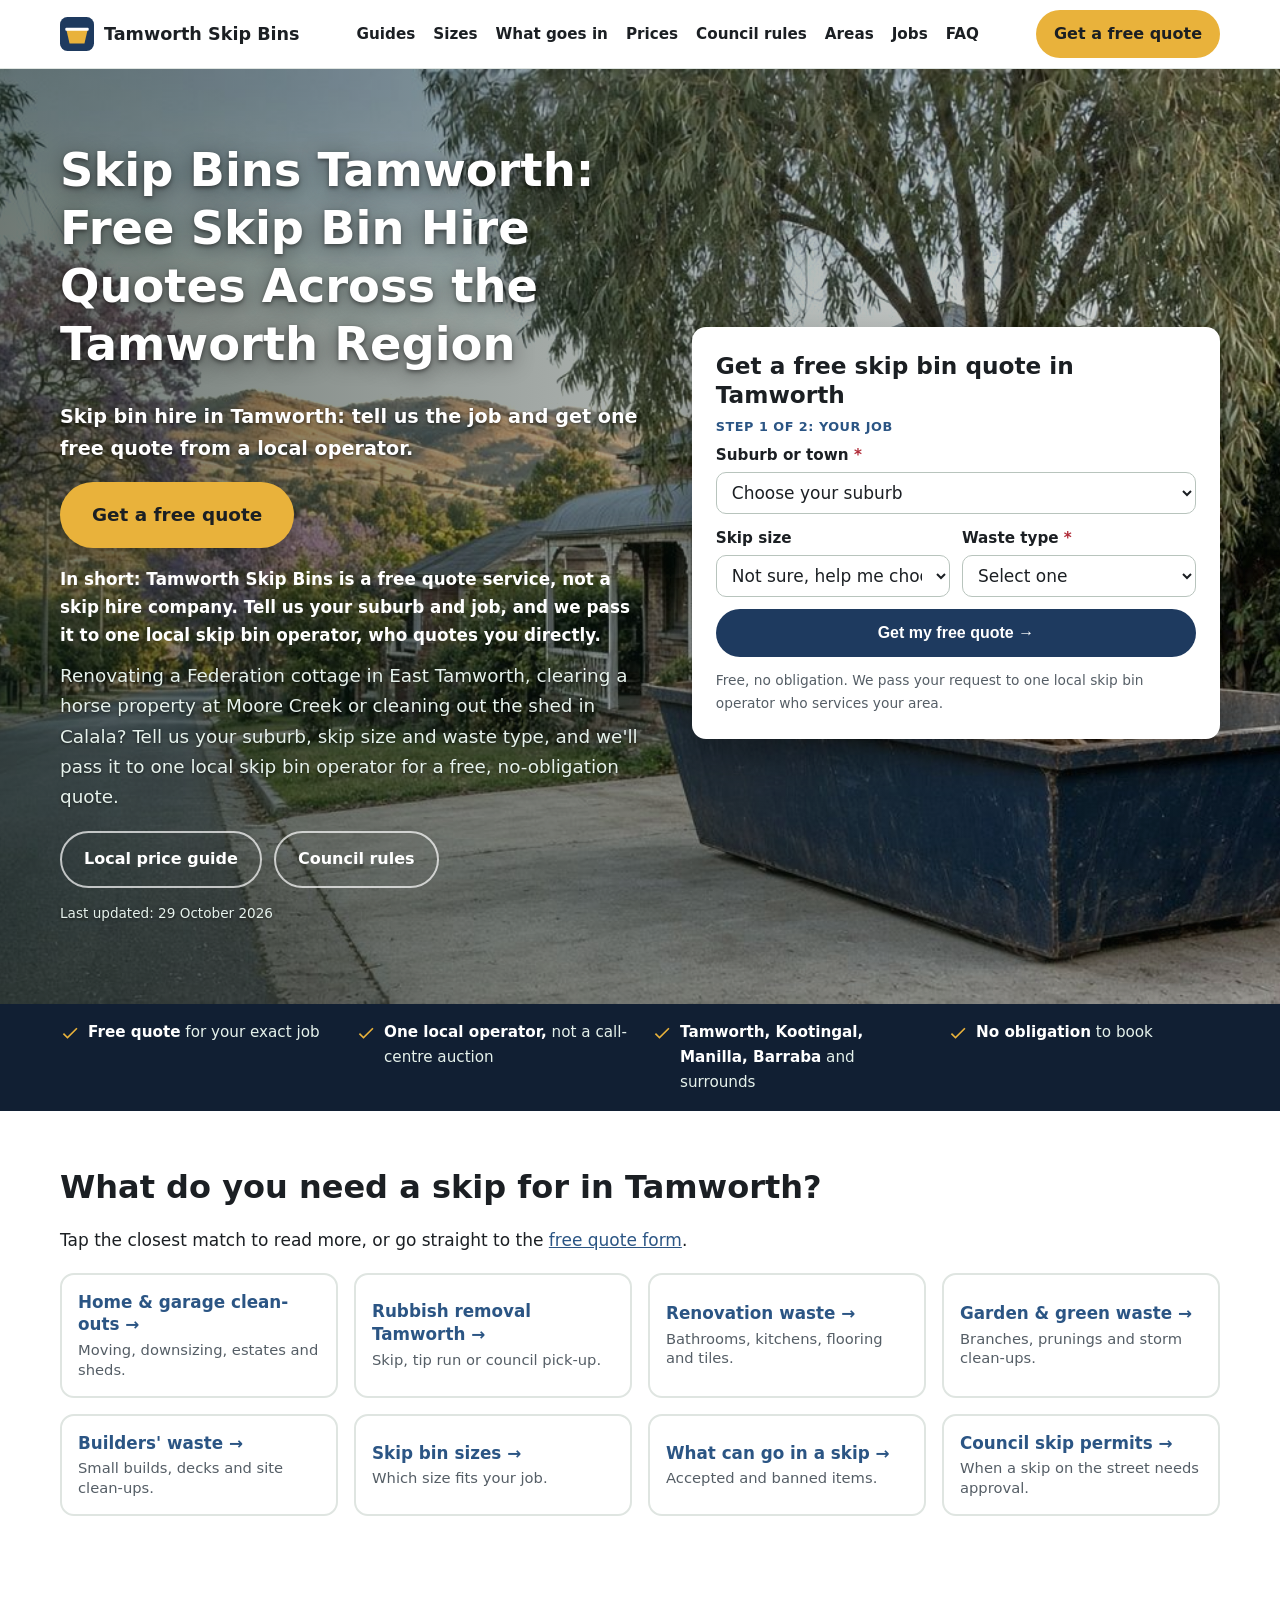
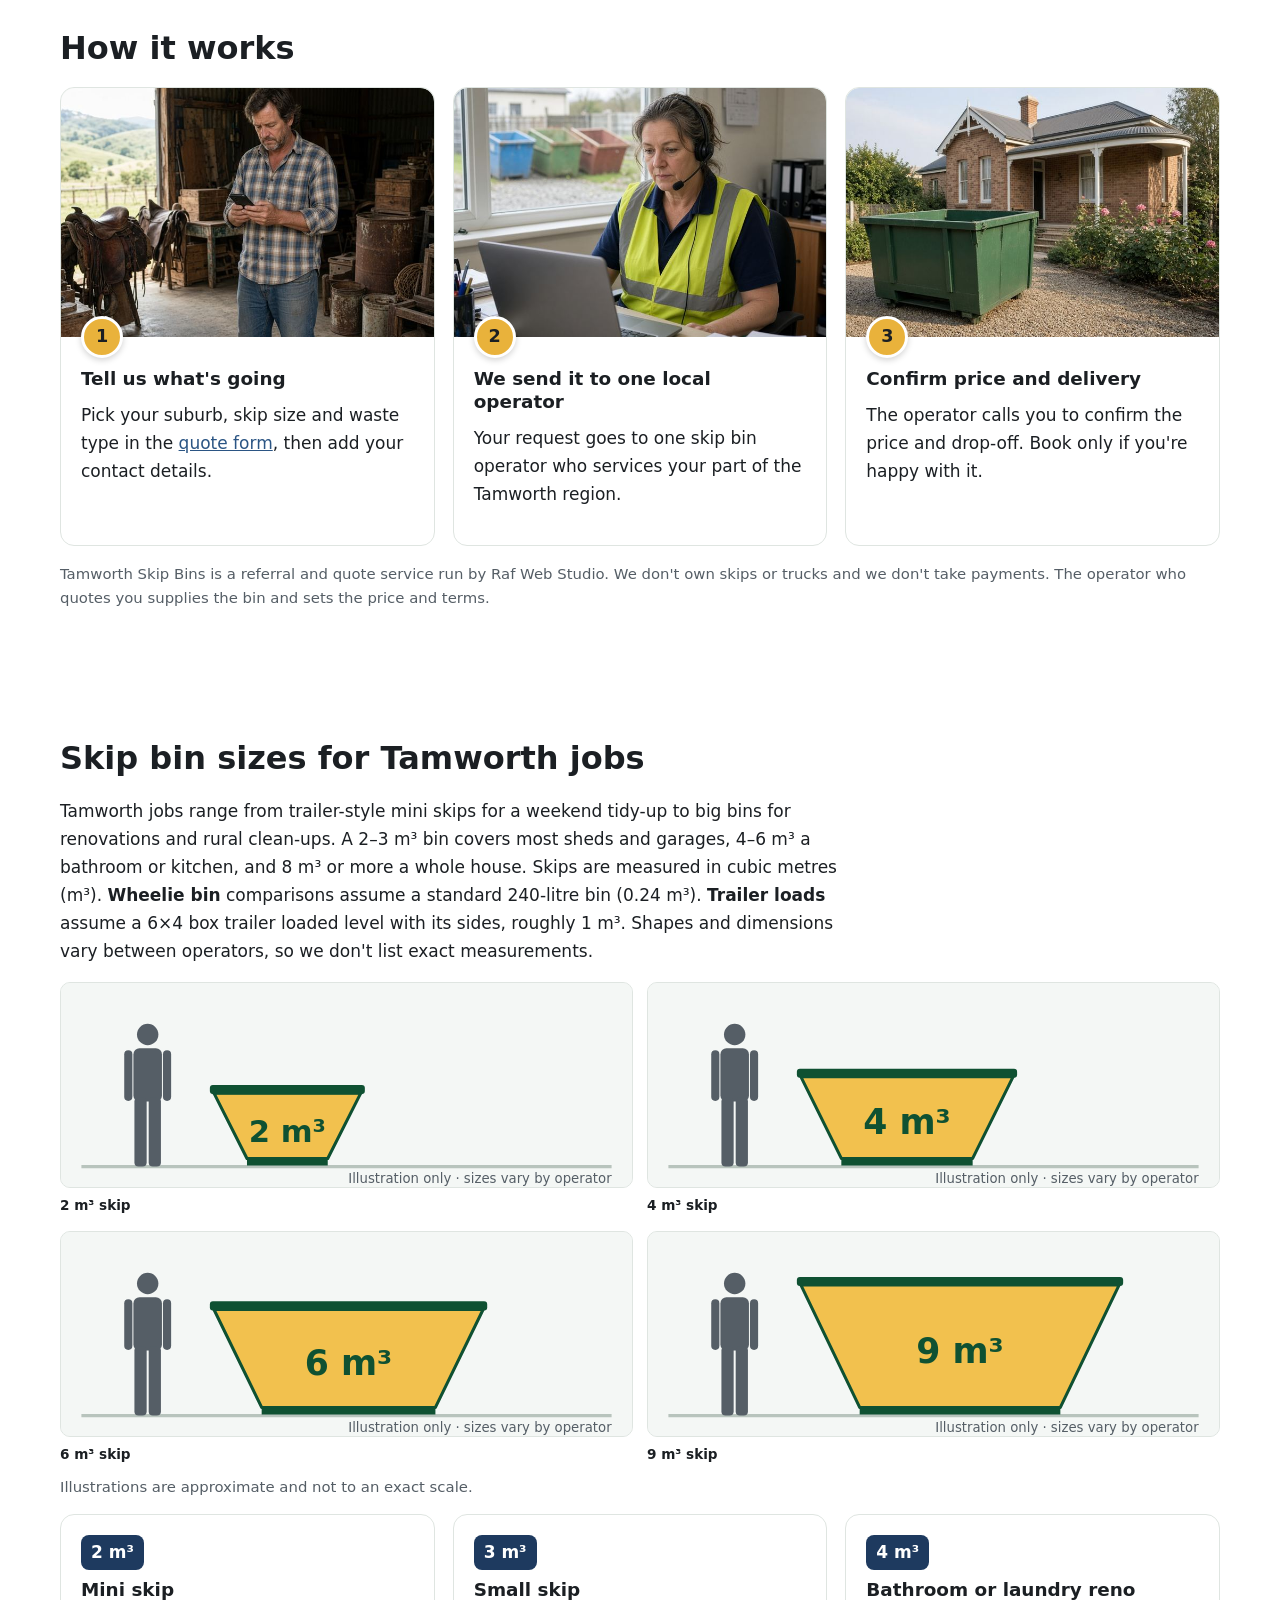
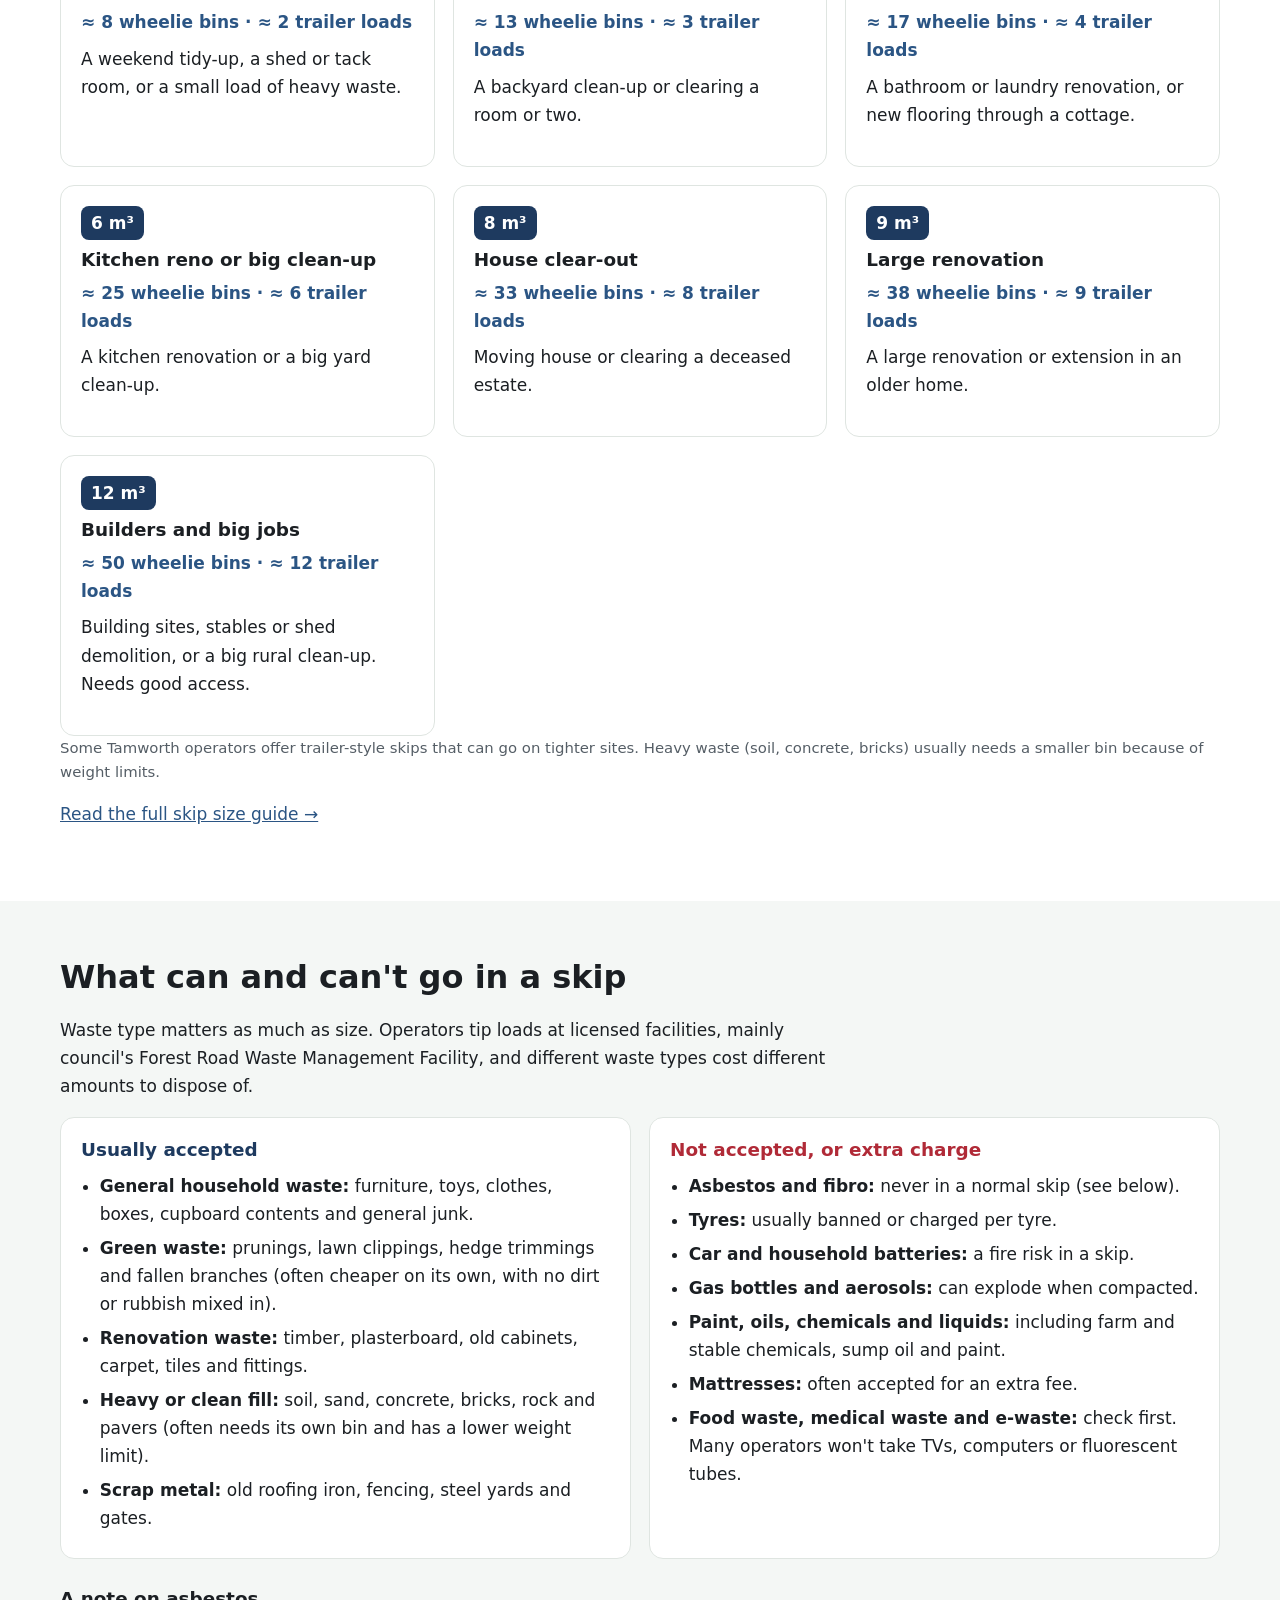
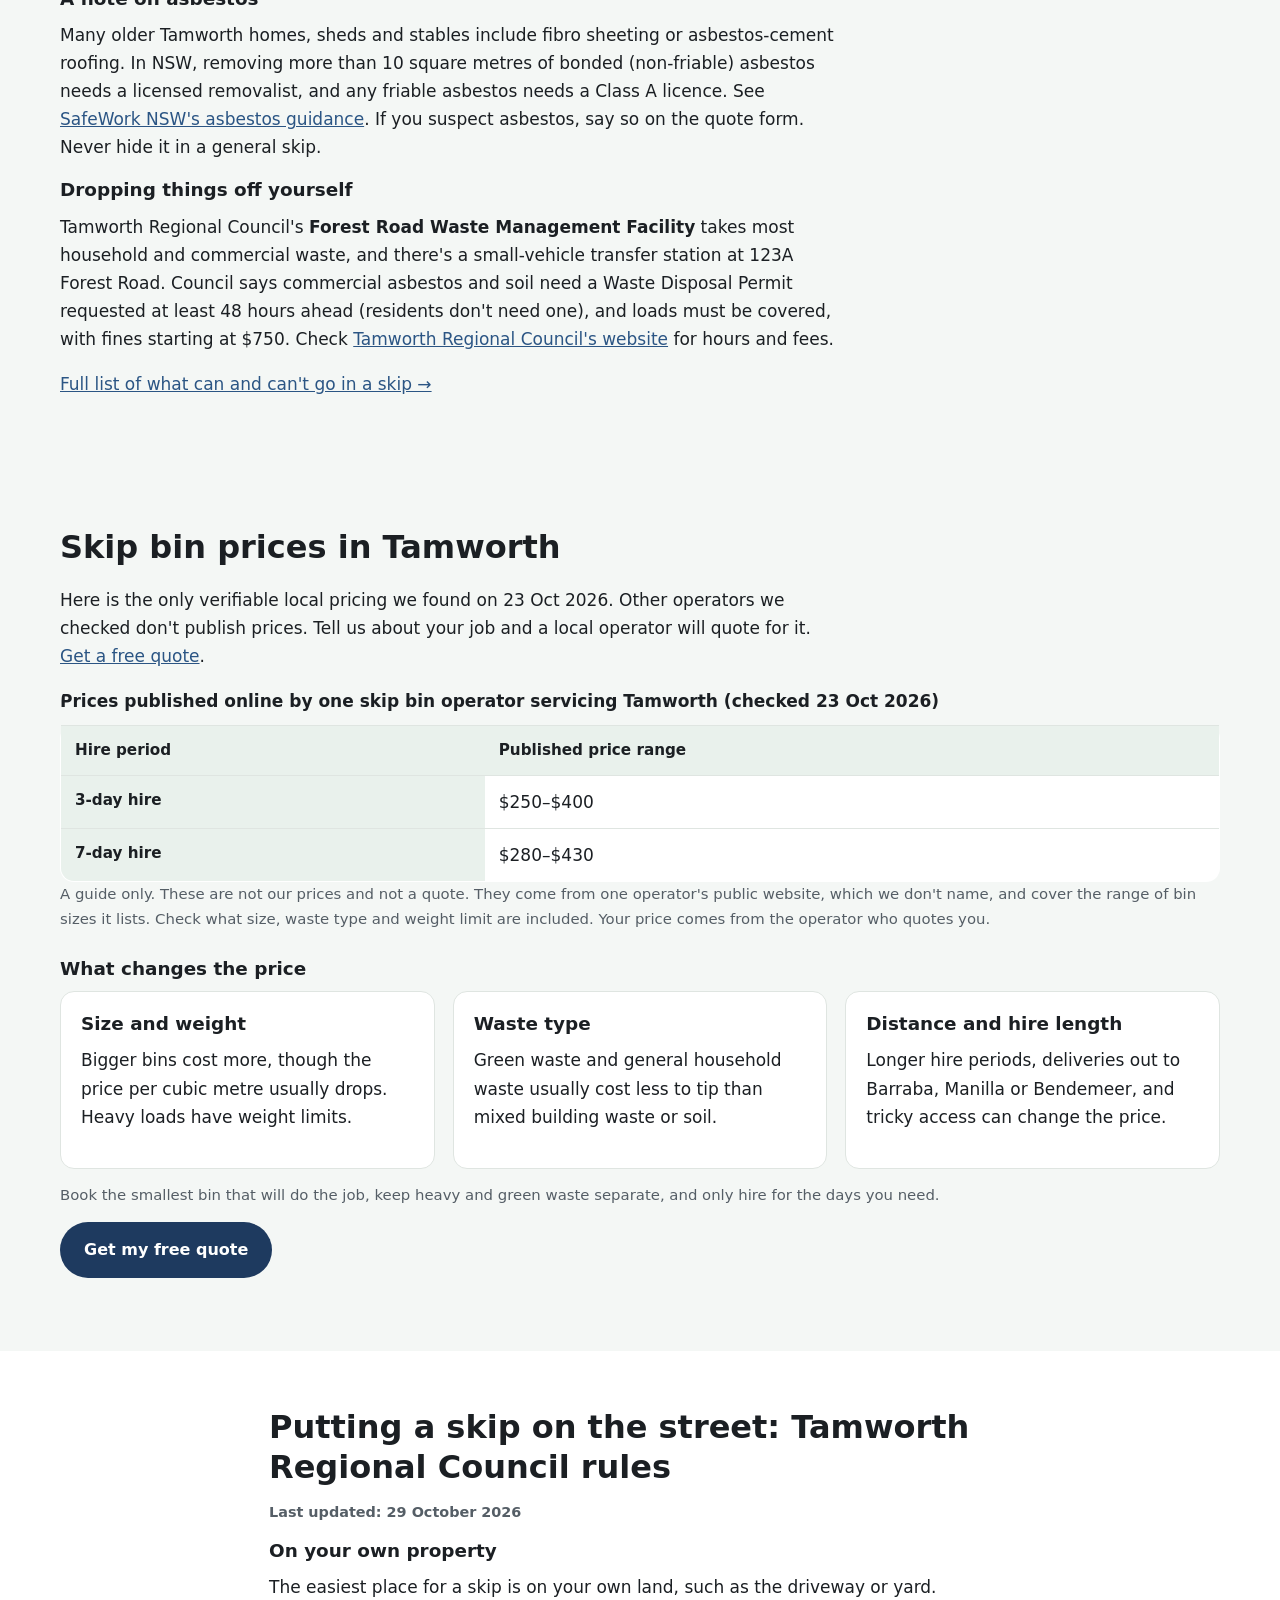
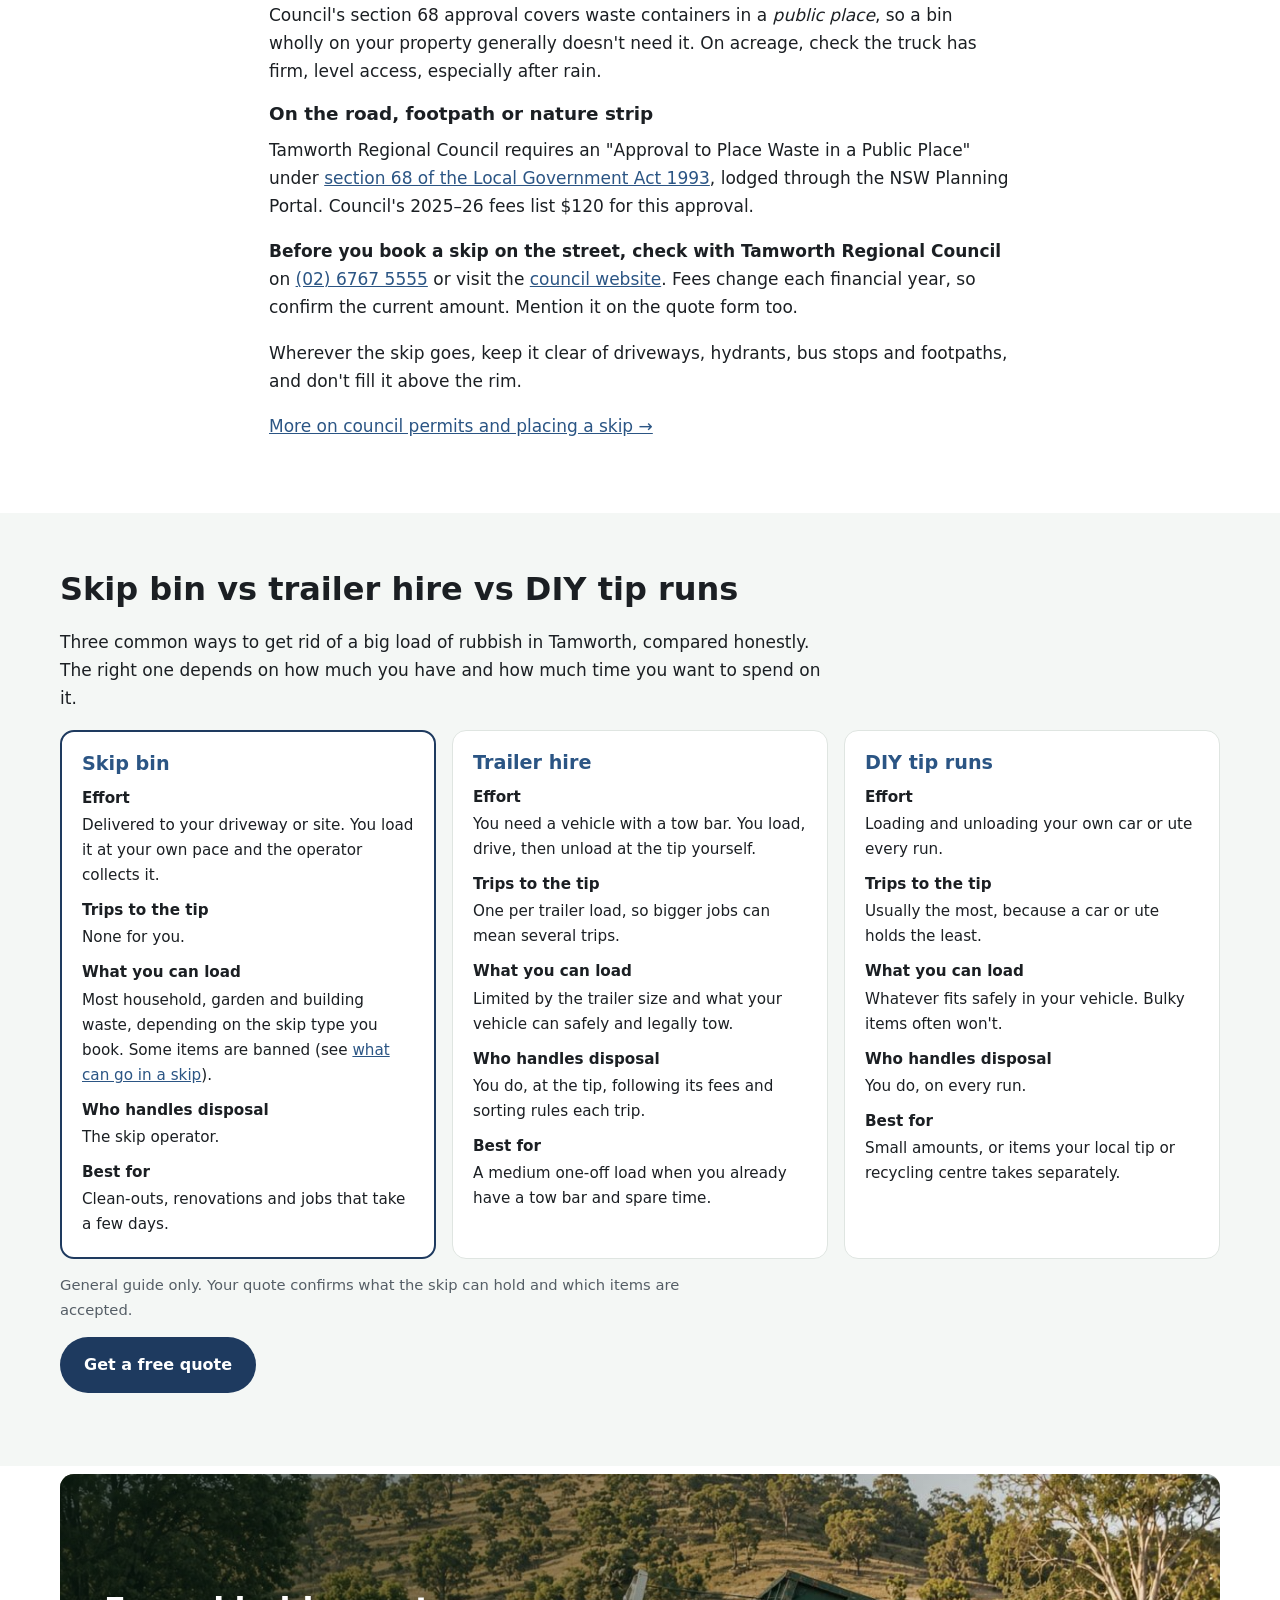
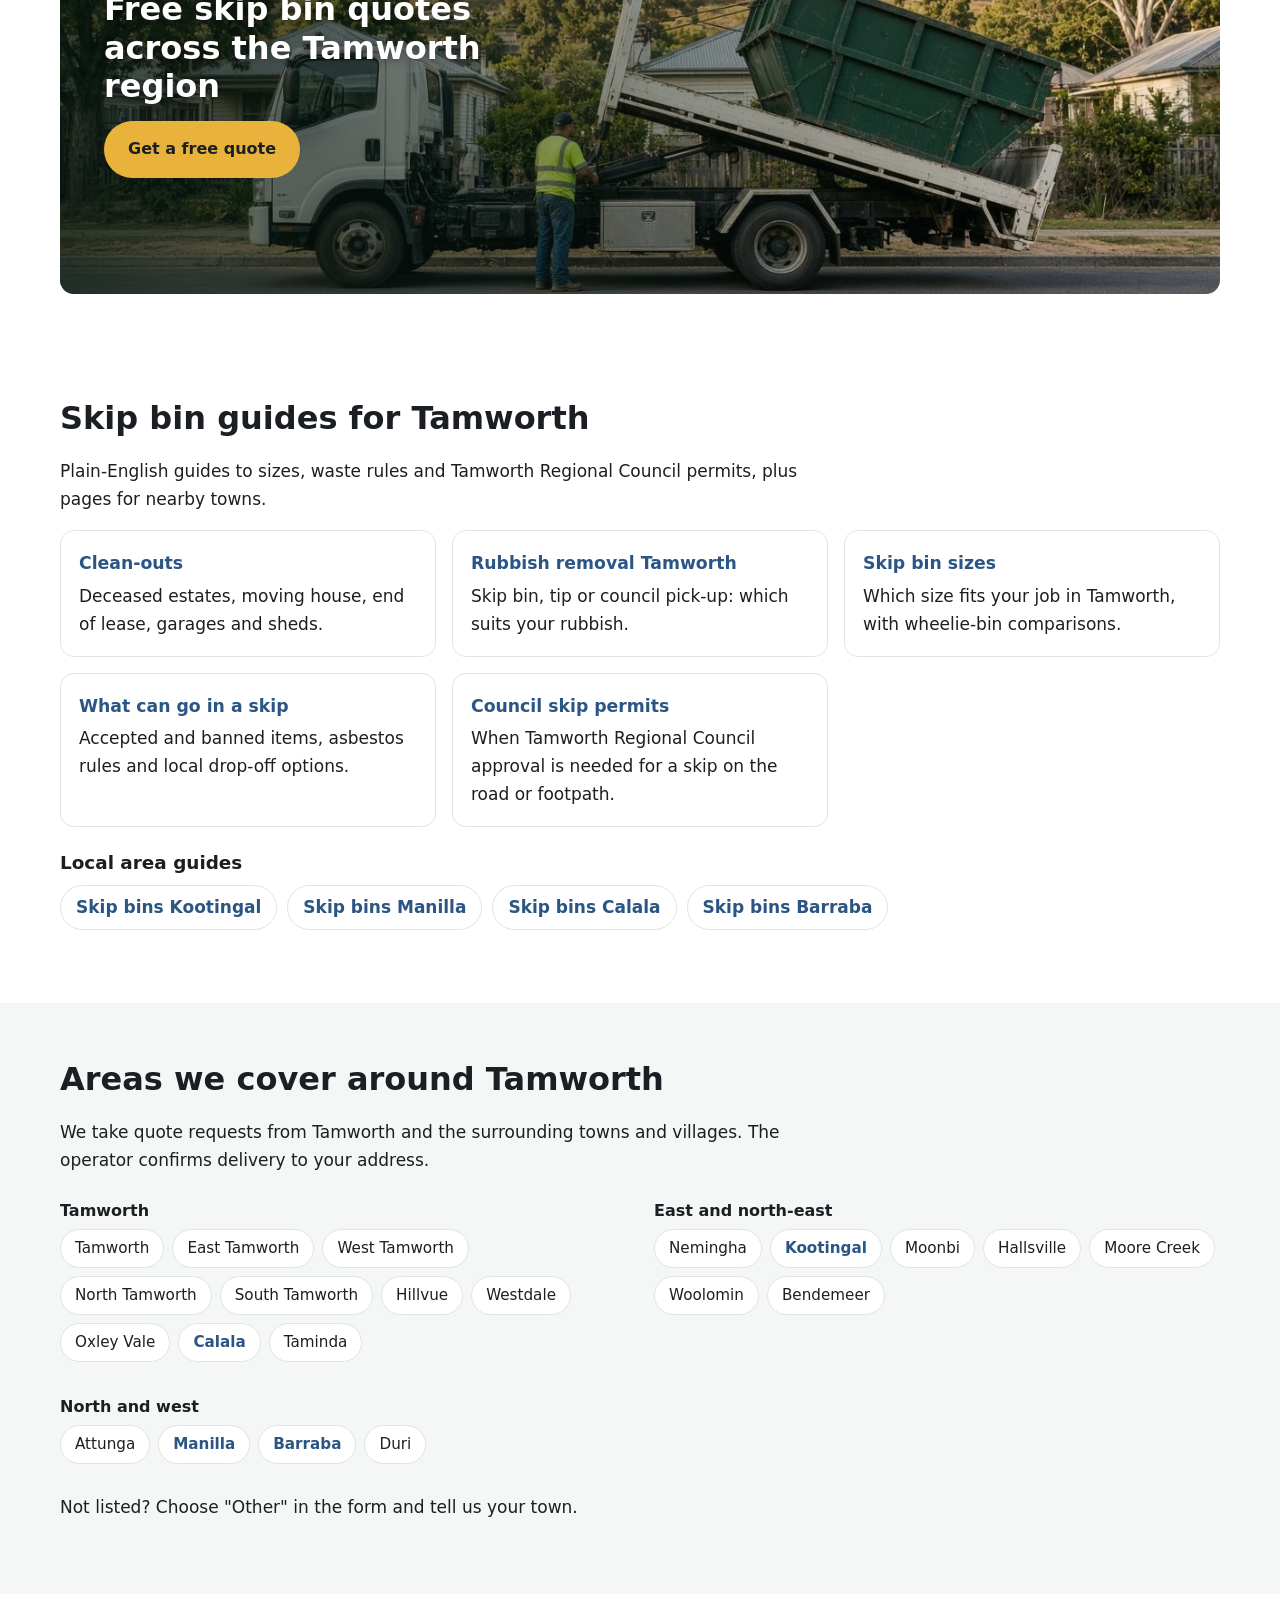
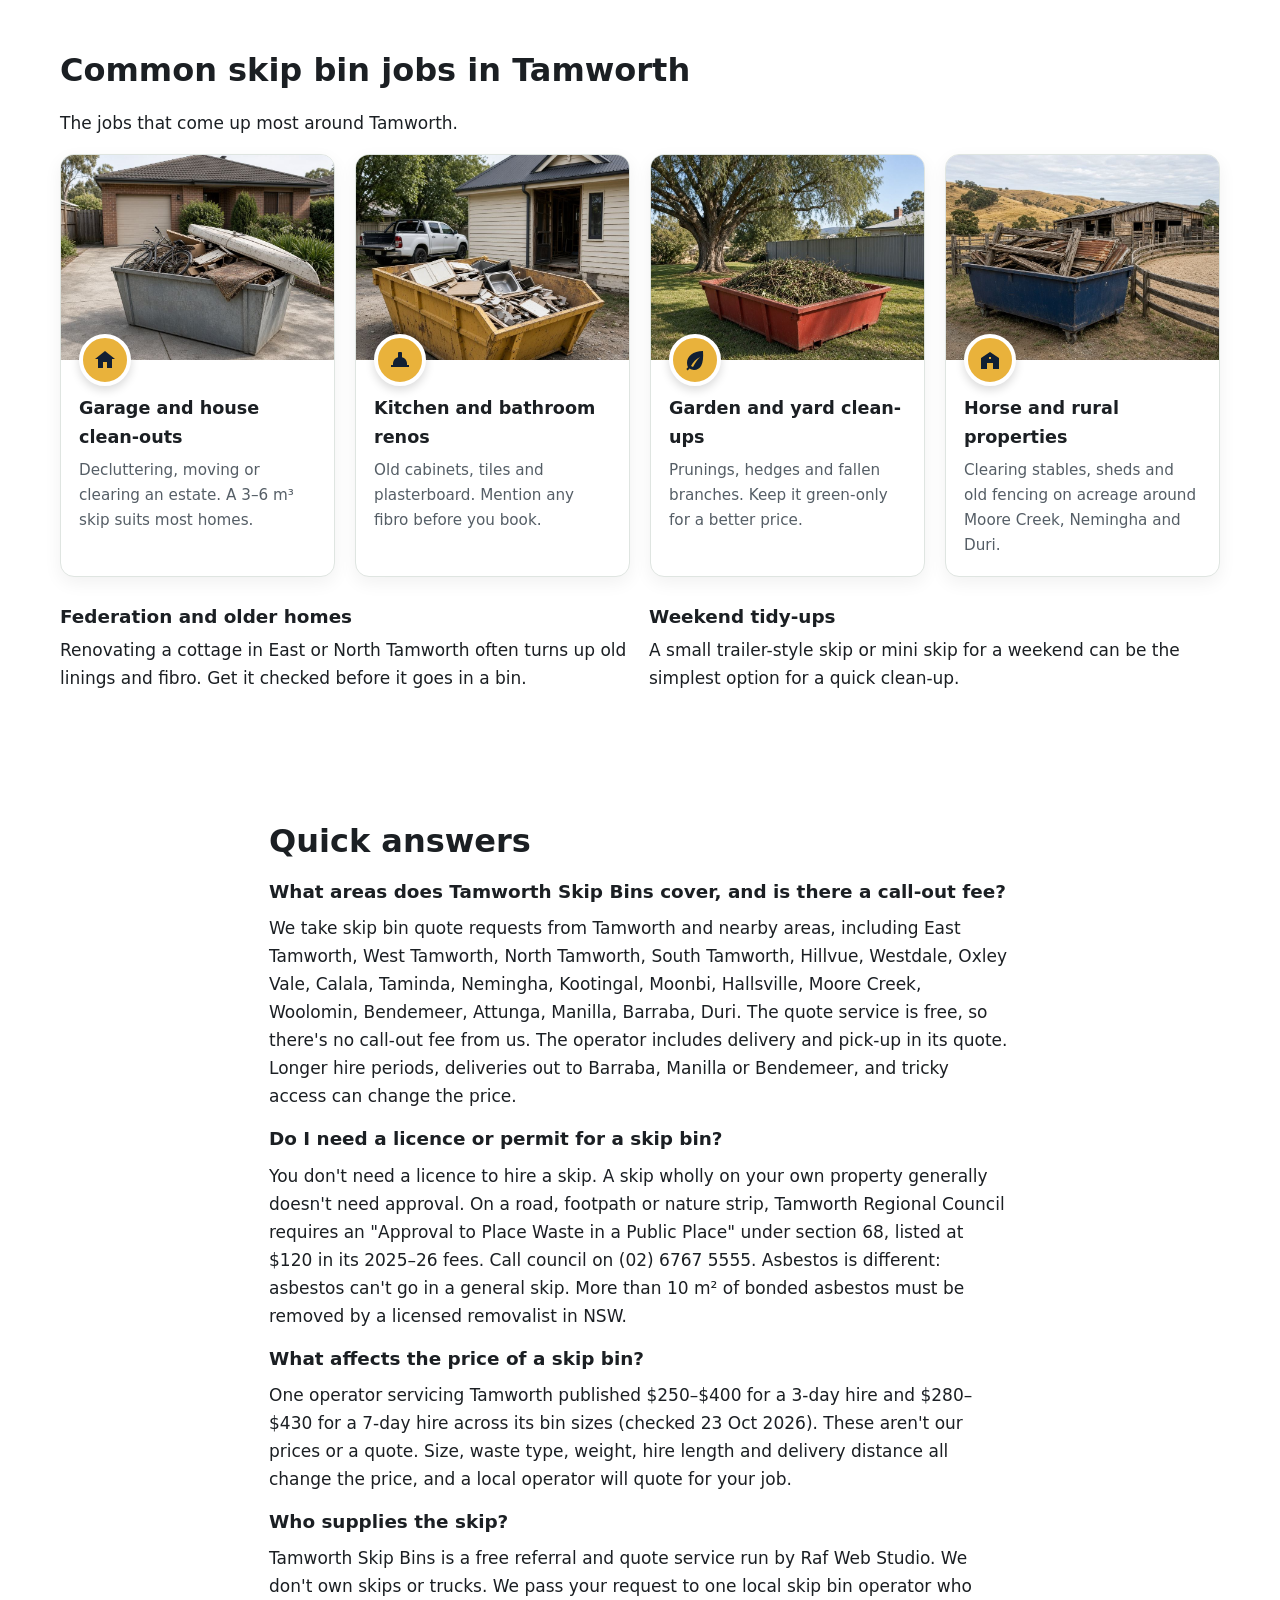
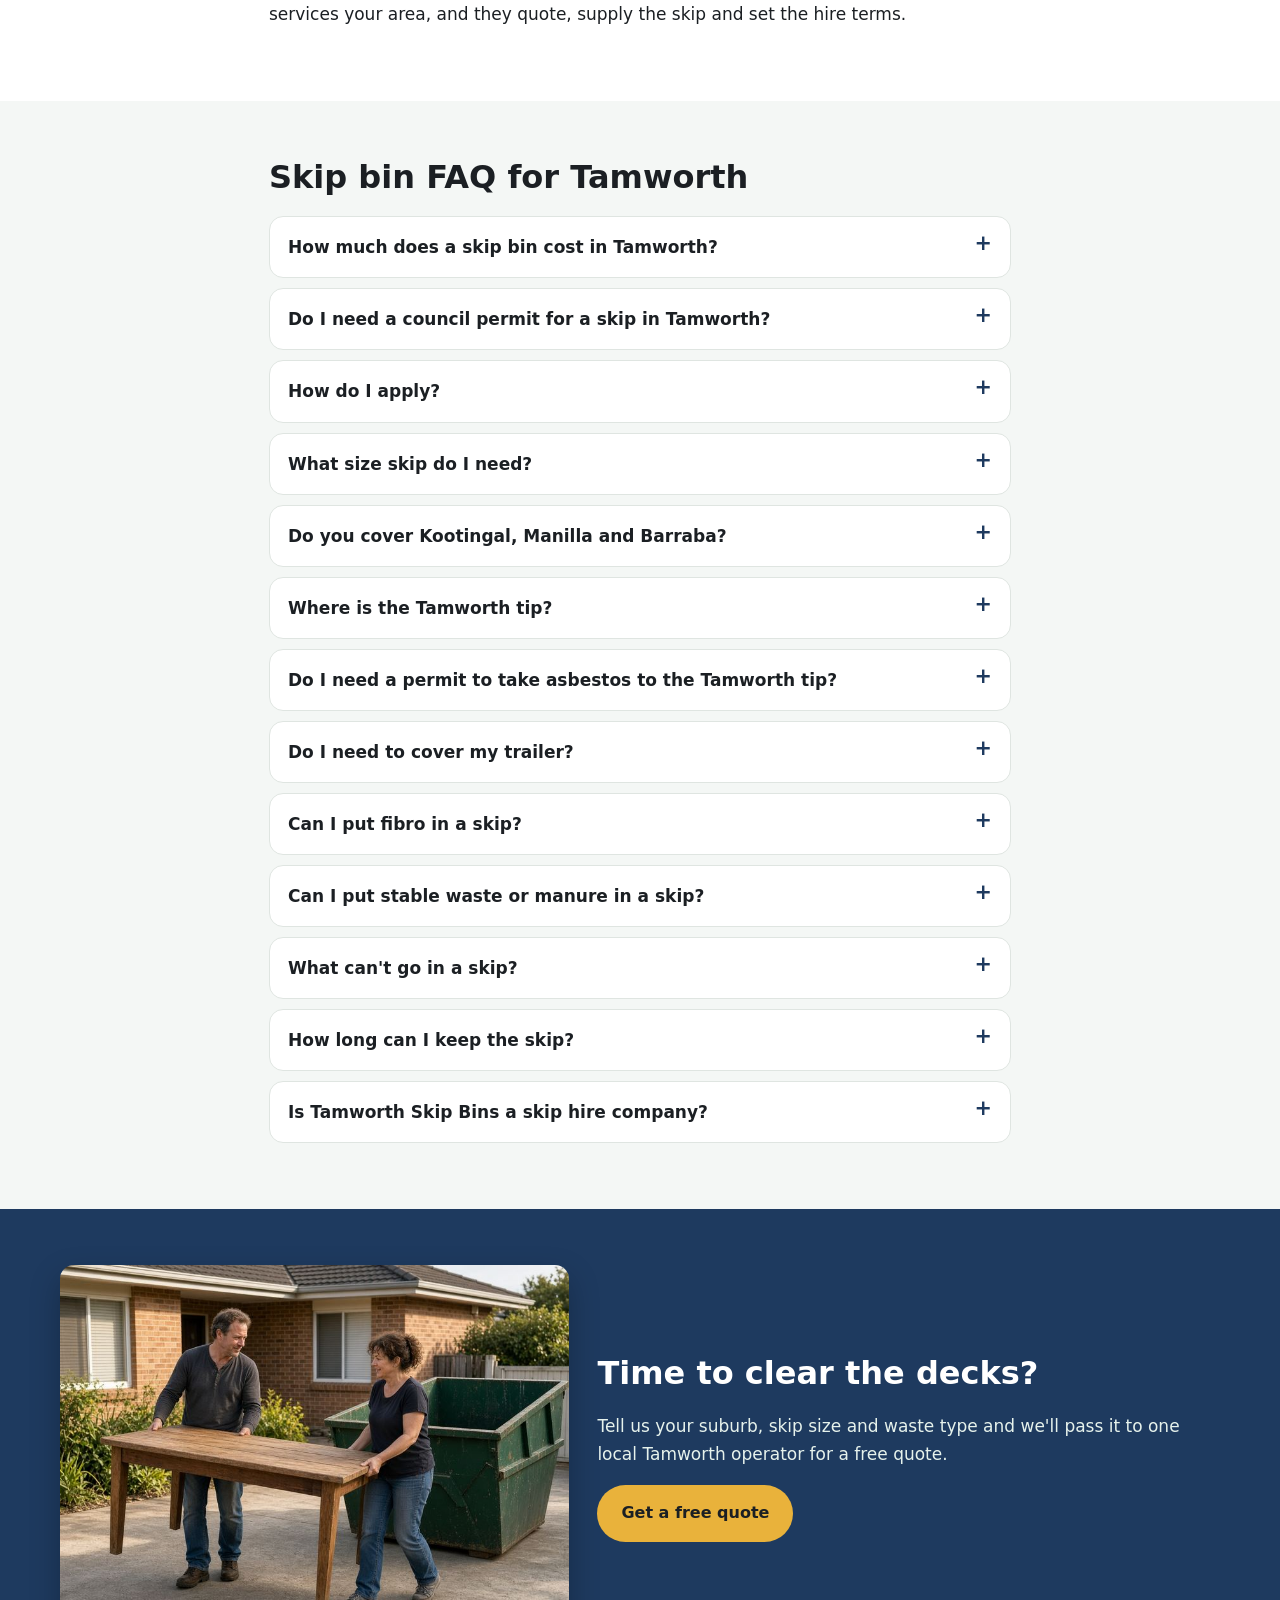
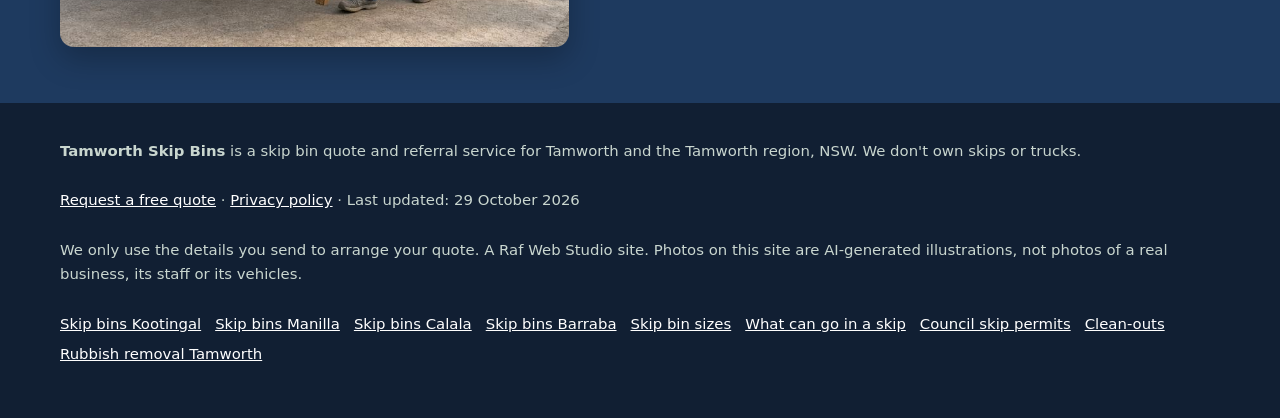
<file: index.html>
<!doctype html>
<html lang="en-AU">
<head>
<meta charset="utf-8">
<meta name="google-site-verification" content="8LIaaUtwz_xqGM_RzJq5i2uTtV_EFy2FTjHVuijs_HA" />
<meta name="viewport" content="width=device-width, initial-scale=1">
<title>Skip Bins Tamworth | Skip Bin Hire Quotes in Tamworth &amp; Kootingal</title>
<meta name="description" content="Skip bins in Tamworth, Calala, Kootingal, Manilla and surrounds. See published local price ranges and get a free quote from one local skip bin operator.">
<link rel="canonical" href="https://tamworthskipbins.com/">
<link rel="icon" href="favicon.svg" type="image/svg+xml">
<meta name="theme-color" content="#1e3a5f">
<meta property="og:type" content="website">
<meta property="og:locale" content="en_AU">
<meta property="og:site_name" content="Tamworth Skip Bins">
<meta property="og:title" content="Skip Bins Tamworth | Skip Bin Hire Quotes in Tamworth &amp; Kootingal">
<meta property="og:description" content="Free skip bin hire quotes in Tamworth and the Tamworth region.">
<meta property="og:url" content="https://tamworthskipbins.com/">
<meta property="og:image" content="https://tamworthskipbins.com/img/hero.jpg">
<meta name="twitter:card" content="summary_large_image">
<meta name="twitter:image" content="https://tamworthskipbins.com/img/hero.jpg">
<script>document.documentElement.classList.add('js')</script>
<link rel="stylesheet" href="styles.css">

<!-- Google tag (gtag.js) -->
<script async src="https://www.googletagmanager.com/gtag/js?id=G-3WBT9X55MY"></script>
<script>
  window.dataLayer = window.dataLayer || [];
  function gtag(){dataLayer.push(arguments);}
  gtag('js', new Date());
  gtag('config', 'G-3WBT9X55MY');
</script>

<script type="application/ld+json">
{
 "@context": "https://schema.org",
 "@type": "WebPage",
 "@id": "https://tamworthskipbins.com/#webpage",
 "url": "https://tamworthskipbins.com/",
 "name": "Skip Bins Tamworth | Skip Bin Hire Quotes in Tamworth & Kootingal",
 "description": "Skip bins in Tamworth, Calala, Kootingal, Manilla and surrounds. See published local price ranges and get a free quote from one local skip bin operator.",
 "inLanguage": "en-AU",
 "dateModified": "2026-10-29",
 "isPartOf": {
  "@id": "https://tamworthskipbins.com/#website"
 },
 "about": {
  "@id": "https://tamworthskipbins.com/#business"
 }
}
</script>
<script type="application/ld+json">
{
 "@context": "https://schema.org",
 "@type": "LocalBusiness",
 "@id": "https://tamworthskipbins.com/#business",
 "name": "Tamworth Skip Bins",
 "url": "https://tamworthskipbins.com/",
 "description": "Skip bins in Tamworth, Calala, Kootingal, Manilla and surrounds. See published local price ranges and get a free quote from one local skip bin operator. A free referral and quote service run by Raf Web Studio. It doesn't own skips or trucks; one local operator quotes and supplies the skip.",
 "image": "https://tamworthskipbins.com/img/hero.jpg",
 "areaServed": [
  {
   "@type": "AdministrativeArea",
   "name": "Tamworth Regional Council, NSW"
  },
  {
   "@type": "Place",
   "name": "Tamworth, NSW"
  },
  {
   "@type": "Place",
   "name": "East Tamworth, NSW"
  },
  {
   "@type": "Place",
   "name": "West Tamworth, NSW"
  },
  {
   "@type": "Place",
   "name": "North Tamworth, NSW"
  },
  {
   "@type": "Place",
   "name": "South Tamworth, NSW"
  },
  {
   "@type": "Place",
   "name": "Hillvue, NSW"
  },
  {
   "@type": "Place",
   "name": "Westdale, NSW"
  },
  {
   "@type": "Place",
   "name": "Oxley Vale, NSW"
  },
  {
   "@type": "Place",
   "name": "Calala, NSW"
  },
  {
   "@type": "Place",
   "name": "Taminda, NSW"
  },
  {
   "@type": "Place",
   "name": "Nemingha, NSW"
  },
  {
   "@type": "Place",
   "name": "Kootingal, NSW"
  },
  {
   "@type": "Place",
   "name": "Moonbi, NSW"
  },
  {
   "@type": "Place",
   "name": "Hallsville, NSW"
  },
  {
   "@type": "Place",
   "name": "Moore Creek, NSW"
  },
  {
   "@type": "Place",
   "name": "Duri, NSW"
  },
  {
   "@type": "Place",
   "name": "Attunga, NSW"
  },
  {
   "@type": "Place",
   "name": "Manilla, NSW"
  },
  {
   "@type": "Place",
   "name": "Barraba, NSW"
  },
  {
   "@type": "Place",
   "name": "Woolomin, NSW"
  },
  {
   "@type": "Place",
   "name": "Bendemeer, NSW"
  }
 ],
 "knowsAbout": [
  "Skip bin hire",
  "Skip bin sizes",
  "Council skip bin permits",
  "Waste disposal"
 ],
 "parentOrganization": {
  "@type": "Organization",
  "name": "Raf Web Studio"
 }
}
</script>
<script type="application/ld+json">
{
 "@context": "https://schema.org",
 "@type": "WebSite",
 "dateModified": "2026-10-29",
 "@id": "https://tamworthskipbins.com/#website",
 "name": "Tamworth Skip Bins",
 "url": "https://tamworthskipbins.com/",
 "inLanguage": "en-AU"
}
</script>
<script type="application/ld+json">
{
 "@context": "https://schema.org",
 "@type": "Service",
 "@id": "https://tamworthskipbins.com/#service",
 "name": "Skip bin hire quotes in Tamworth",
 "serviceType": "Skip bin hire",
 "description": "Free skip bin hire quotes in Tamworth and surrounding suburbs. We pass your request to one local skip bin operator.",
 "url": "https://tamworthskipbins.com/",
 "provider": {
  "@id": "https://tamworthskipbins.com/#business"
 },
 "areaServed": [
  {
   "@type": "AdministrativeArea",
   "name": "Tamworth Regional Council, NSW"
  },
  {
   "@type": "Place",
   "name": "Tamworth, NSW"
  },
  {
   "@type": "Place",
   "name": "East Tamworth, NSW"
  },
  {
   "@type": "Place",
   "name": "West Tamworth, NSW"
  },
  {
   "@type": "Place",
   "name": "North Tamworth, NSW"
  },
  {
   "@type": "Place",
   "name": "South Tamworth, NSW"
  },
  {
   "@type": "Place",
   "name": "Hillvue, NSW"
  },
  {
   "@type": "Place",
   "name": "Westdale, NSW"
  },
  {
   "@type": "Place",
   "name": "Oxley Vale, NSW"
  },
  {
   "@type": "Place",
   "name": "Calala, NSW"
  },
  {
   "@type": "Place",
   "name": "Taminda, NSW"
  },
  {
   "@type": "Place",
   "name": "Nemingha, NSW"
  },
  {
   "@type": "Place",
   "name": "Kootingal, NSW"
  },
  {
   "@type": "Place",
   "name": "Moonbi, NSW"
  },
  {
   "@type": "Place",
   "name": "Hallsville, NSW"
  },
  {
   "@type": "Place",
   "name": "Moore Creek, NSW"
  },
  {
   "@type": "Place",
   "name": "Duri, NSW"
  },
  {
   "@type": "Place",
   "name": "Attunga, NSW"
  },
  {
   "@type": "Place",
   "name": "Manilla, NSW"
  },
  {
   "@type": "Place",
   "name": "Barraba, NSW"
  },
  {
   "@type": "Place",
   "name": "Woolomin, NSW"
  },
  {
   "@type": "Place",
   "name": "Bendemeer, NSW"
  }
 ]
}
</script>
<script type="application/ld+json">
{
 "@context": "https://schema.org",
 "@type": "FAQPage",
 "mainEntity": [
  {
   "@type": "Question",
   "name": "How much does a skip bin cost in Tamworth?",
   "acceptedAnswer": {
    "@type": "Answer",
    "text": "One operator servicing Tamworth published $250–$400 for a 3-day hire and $280–$430 for a 7-day hire across its bin sizes (checked 23 Oct 2026). Your price depends on size, waste and location, so get a free quote."
   }
  },
  {
   "@type": "Question",
   "name": "Do I need a council permit for a skip in Tamworth?",
   "acceptedAnswer": {
    "@type": "Answer",
    "text": "For a skip on the road, footpath or nature strip, Tamworth Regional Council requires a section 68 approval, listed at $120 in its 2025–26 fees. A bin wholly on your property generally doesn't need one."
   }
  },
  {
   "@type": "Question",
   "name": "How do I apply?",
   "acceptedAnswer": {
    "@type": "Answer",
    "text": "Through the NSW Planning Portal. Call council on (02) 6767 5555 to check what's required."
   }
  },
  {
   "@type": "Question",
   "name": "What size skip do I need?",
   "acceptedAnswer": {
    "@type": "Answer",
    "text": "2–3 m³ for a shed or garage, 4 m³ for a bathroom, 6 m³ for a kitchen, and 8 m³ or more for a whole house."
   }
  },
  {
   "@type": "Question",
   "name": "Do you cover Kootingal, Manilla and Barraba?",
   "acceptedAnswer": {
    "@type": "Answer",
    "text": "Yes, we take quote requests from Kootingal, Moonbi, Manilla, Barraba, Attunga and other towns nearby. The operator confirms delivery."
   }
  },
  {
   "@type": "Question",
   "name": "Where is the Tamworth tip?",
   "acceptedAnswer": {
    "@type": "Answer",
    "text": "Council's Forest Road Waste Management Facility, with a small-vehicle transfer station at 123A Forest Road."
   }
  },
  {
   "@type": "Question",
   "name": "Do I need a permit to take asbestos to the Tamworth tip?",
   "acceptedAnswer": {
    "@type": "Answer",
    "text": "Council says commercial asbestos and soil loads need a Waste Disposal Permit requested at least 48 hours ahead. Residents don't need one, but check the handling rules with council first."
   }
  },
  {
   "@type": "Question",
   "name": "Do I need to cover my trailer?",
   "acceptedAnswer": {
    "@type": "Answer",
    "text": "Yes. Council says loads must be covered, and fines start at $750."
   }
  },
  {
   "@type": "Question",
   "name": "Can I put fibro in a skip?",
   "acceptedAnswer": {
    "@type": "Answer",
    "text": "No. Asbestos can't go in a general skip. More than 10 m² of bonded asbestos needs a licensed removalist in NSW."
   }
  },
  {
   "@type": "Question",
   "name": "Can I put stable waste or manure in a skip?",
   "acceptedAnswer": {
    "@type": "Answer",
    "text": "Ask the operator. Some treat it as green or organic waste and some don't accept it. Say what you have in the form."
   }
  },
  {
   "@type": "Question",
   "name": "What can't go in a skip?",
   "acceptedAnswer": {
    "@type": "Answer",
    "text": "Asbestos, tyres, batteries, gas bottles, chemicals, paint, oils and liquids. Mattresses and e-waste are often extra."
   }
  },
  {
   "@type": "Question",
   "name": "How long can I keep the skip?",
   "acceptedAnswer": {
    "@type": "Answer",
    "text": "The published options we found were 3-day and 7-day hires. Ask the operator if you need longer."
   }
  },
  {
   "@type": "Question",
   "name": "Is Tamworth Skip Bins a skip hire company?",
   "acceptedAnswer": {
    "@type": "Answer",
    "text": "No. It's a free referral and quote service run by Raf Web Studio. One local operator quotes you and supplies the skip."
   }
  },
  {
   "@type": "Question",
   "name": "What areas does Tamworth Skip Bins cover, and is there a call-out fee?",
   "acceptedAnswer": {
    "@type": "Answer",
    "text": "We take skip bin quote requests from Tamworth and nearby areas, including East Tamworth, West Tamworth, North Tamworth, South Tamworth, Hillvue, Westdale, Oxley Vale, Calala, Taminda, Nemingha, Kootingal, Moonbi, Hallsville, Moore Creek, Woolomin, Bendemeer, Attunga, Manilla, Barraba, Duri. The quote service is free, so there's no call-out fee from us. The operator includes delivery and pick-up in its quote. Longer hire periods, deliveries out to Barraba, Manilla or Bendemeer, and tricky access can change the price."
   }
  },
  {
   "@type": "Question",
   "name": "Do I need a licence or permit for a skip bin?",
   "acceptedAnswer": {
    "@type": "Answer",
    "text": "You don't need a licence to hire a skip. A skip wholly on your own property generally doesn't need approval. On a road, footpath or nature strip, Tamworth Regional Council requires an \"Approval to Place Waste in a Public Place\" under section 68, listed at $120 in its 2025–26 fees. Call council on (02) 6767 5555. Asbestos is different: asbestos can't go in a general skip. More than 10 m² of bonded asbestos must be removed by a licensed removalist in NSW."
   }
  },
  {
   "@type": "Question",
   "name": "What affects the price of a skip bin?",
   "acceptedAnswer": {
    "@type": "Answer",
    "text": "One operator servicing Tamworth published $250–$400 for a 3-day hire and $280–$430 for a 7-day hire across its bin sizes (checked 23 Oct 2026). These aren't our prices or a quote. Size, waste type, weight, hire length and delivery distance all change the price, and a local operator will quote for your job."
   }
  },
  {
   "@type": "Question",
   "name": "Who supplies the skip?",
   "acceptedAnswer": {
    "@type": "Answer",
    "text": "Tamworth Skip Bins is a free referral and quote service run by Raf Web Studio. We don't own skips or trucks. We pass your request to one local skip bin operator who services your area, and they quote, supply the skip and set the hire terms."
   }
  }
 ]
}
</script>
<!--h3:css--><style>
.h3-tag{font-size:1.2rem;font-weight:600;margin:.2em 0 .9em;color:#fff;text-shadow:0 1px 3px rgba(0,0,0,.6);max-width:36em}
.btn-xl{font-size:1.15rem;padding:16px 30px;min-height:54px;box-shadow:0 6px 18px rgba(0,0,0,.25)}
.h3-cta{margin:0 0 18px}
.need-grid{display:grid;grid-template-columns:repeat(2,minmax(0,1fr));gap:12px;margin-top:18px}
@media(min-width:800px){.need-grid{grid-template-columns:repeat(4,minmax(0,1fr));gap:16px}}
.need-grid a{display:flex;flex-direction:column;justify-content:center;min-height:96px;padding:16px;background:#fff;border:2px solid var(--line);border-radius:var(--radius);text-decoration:none;color:var(--ink);line-height:1.35}
.need-grid a:hover,.need-grid a:focus-visible{border-color:var(--green);background:var(--soft)}
.need-grid strong{color:var(--green-2);font-size:1.05rem;margin-bottom:4px}
.need-grid strong::after{content:" \2192"}
.need-grid span{font-size:.92rem;color:var(--muted)}
.cmp{display:grid;gap:16px;margin-top:18px}
@media(min-width:900px){.cmp{grid-template-columns:repeat(3,minmax(0,1fr))}}
.cmp article{background:#fff;border:1px solid var(--line);border-radius:var(--radius);padding:20px}
.cmp article.cmp-main{border:2px solid var(--green)}
.cmp h3{margin:0 0 10px;font-size:1.2rem;color:var(--green-2)}
.cmp dl{margin:0}.cmp dt{font-weight:700;margin-top:10px;font-size:.95rem}.cmp dd{margin:2px 0 0;color:var(--ink);font-size:.95rem}
.cmp-note{font-size:.92rem;color:var(--muted);margin-top:14px;max-width:46em}
.mobile-call{transition:transform .2s ease;padding-bottom:calc(10px + env(safe-area-inset-bottom))}
.mobile-call .btn{min-height:48px;font-size:1.05rem}
.mobile-call.mc-off{transform:translateY(120%)}
@media(prefers-reduced-motion:reduce){.mobile-call{transition:none}}
</style><!--/h3:css-->
</head>
<body>
<a class="skip-link" href="#main">Skip to content</a>

<header class="site-header">
  <div class="wrap">
    <a class="brand" href="/" aria-label="Tamworth Skip Bins home">
      <svg viewBox="0 0 64 64" aria-hidden="true"><rect width="64" height="64" rx="14" fill="#1e3a5f"/><path d="M12 24h40l-6 26H18z" fill="#e9b23b"/><rect x="10" y="20" width="44" height="6" rx="2" fill="#fff"/></svg>
      Tamworth Skip Bins
    </a>
    <nav class="nav" aria-label="Main">
      <a href="#guides">Guides</a>      <a href="#sizes">Sizes</a><a href="#waste">What goes in</a><a href="#pricing">Prices</a><a href="#council">Council rules</a><a href="#areas">Areas</a><a href="#jobs">Jobs</a><a href="#faq">FAQ</a>
    </nav>
    <a class="btn btn-call header-call" href="#quote">Get a free quote</a>
  </div>
</header>

<main id="main">
<section class="hero" aria-labelledby="h1">
  <picture class="hero-bg">
    <source media="(max-width: 700px)" srcset="img/hero-mobile.jpg" width="684" height="720">
    <img src="img/hero.jpg" width="1280" height="720" alt="Navy skip bin outside a Federation-style home with hills in the distance" fetchpriority="high" decoding="async">
  </picture>
  <div class="wrap hero-grid">
    <div class="hero-copy">
      <h1 id="h1">Skip Bins Tamworth: Free Skip Bin Hire Quotes Across the Tamworth Region</h1><!--h3:hero-->
      <p class="h3-tag">Skip bin hire in Tamworth: tell us the job and get one free quote from a local operator.</p>
      <p class="h3-cta"><a class="btn btn-call btn-xl" href="#quote">Get a free quote</a></p><!--/h3:hero-->      <p class="summary">In short: Tamworth Skip Bins is a free quote service, not a skip hire company. Tell us your suburb and job, and we pass it to one local skip bin operator, who quotes you directly.</p>
      <p class="lead">Renovating a Federation cottage in East Tamworth, clearing a horse property at Moore Creek or cleaning out the shed in Calala? Tell us your suburb, skip size and waste type, and we'll pass it to one local skip bin operator for a free, no-obligation quote.</p>
      <div class="ctas"><a class="btn btn-ghost" href="#pricing">Local price guide</a><a class="btn btn-ghost" href="#council">Council rules</a></div>
      <p class="updated">Last updated: 29 October 2026</p>
    </div>
    <div class="hero-form-card" id="quote">
      <h2 id="quote-h">Get a free skip bin quote in Tamworth</h2>
      <form class="quote-form two-step" id="quote-form" action="https://formsubmit.co/8bd3906ddddba58fffa623de23014cd9" method="post" novalidate>
        <input type="hidden" name="_subject" value="New quote request – tamworthskipbins.com">
        <input type="hidden" name="_captcha" value="true">
        <input type="hidden" name="_template" value="table">
        <input type="hidden" name="_next" value="https://tamworthskipbins.com/thanks.html">
        <input type="hidden" name="_autoresponse" value="Thanks for your skip bin request. We&#x27;ve received it and are passing it to a local operator, who&#x27;ll be in touch shortly with availability and a price.">
        <input type="text" name="_honey" style="display:none" tabindex="-1" autocomplete="off" aria-hidden="true">
        <input type="hidden" name="source" value="tamworthskipbins.com">
        <fieldset class="step step-1">
          <legend class="step-label">Step 1 of 2: your job</legend>
          <div class="full"><label for="suburb">Suburb or town <span class="req" aria-hidden="true">*</span></label>
            <select id="suburb" name="suburb" required><option value="">Choose your suburb</option><option>Tamworth</option><option>East Tamworth</option><option>West Tamworth</option><option>North Tamworth</option><option>South Tamworth</option><option>Hillvue</option><option>Westdale</option><option>Oxley Vale</option><option>Calala</option><option>Taminda</option><option>Nemingha</option><option>Kootingal</option><option>Moonbi</option><option>Hallsville</option><option>Moore Creek</option><option>Duri</option><option>Attunga</option><option>Manilla</option><option>Barraba</option><option>Woolomin</option><option>Bendemeer</option><option value="Other">Other (tell us below)</option></select></div>
          <div class="full other-wrap"><label for="suburb_other">Other suburb or town</label><input id="suburb_other" name="suburb_other" type="text" autocomplete="address-level2"></div>
          <div><label for="size">Skip size</label>
            <select id="size" name="skip_size"><option value="Not sure">Not sure, help me choose</option><option>Skip bag (about 1 m³)</option><option>2 m³</option><option>3 m³</option><option>4 m³</option><option>6 m³</option><option>8 m³</option><option>9 m³</option><option>10–12 m³</option><option>Larger / hook-lift</option></select></div>
          <div><label for="waste">Waste type <span class="req" aria-hidden="true">*</span></label>
            <select id="waste" name="waste_type" required><option value="">Select one</option><option>General household</option><option>Green waste</option><option>Mixed renovation / building</option><option>Soil, concrete or bricks</option><option>Mixed, not sure</option><option>May contain asbestos</option></select></div>
          <div class="full js-only"><button class="btn btn-primary btn-block" type="button" id="to-step-2">Get my free quote →</button></div>
          <p class="microcopy full">Free, no obligation. We pass your request to one local skip bin operator who services your area.</p>
          <p class="form-error full" id="step1-error" role="alert" hidden>Please choose your suburb and waste type.</p>
        </fieldset>
        <fieldset class="step step-2" id="step-2">
          <legend class="step-label">Step 2 of 2: your details</legend>
          <div><label for="name">Name <span class="req" aria-hidden="true">*</span></label><input id="name" name="name" type="text" autocomplete="name" required></div>
          <div><label for="phone">Phone <span class="req" aria-hidden="true">*</span></label><input id="phone" name="phone" type="tel" autocomplete="tel" inputmode="tel" required></div>
          <div><label for="email">Email</label><input id="email" name="email" type="email" autocomplete="email"></div>
          <div><label for="date">Delivery date</label><input id="date" name="preferred_date" type="date"></div>
          <div class="full"><label for="message">Anything else?</label><textarea id="message" name="message" rows="2" placeholder="e.g. Federation reno, horse property, mini skip for a weekend"></textarea></div>
          <p class="consent full">By sending this form you agree we can share your details with one local skip bin operator so they can quote for your job. See our <a href="privacy.html">privacy policy</a>.</p>
          <div class="full step2-actions"><button class="btn btn-primary" type="submit">Send my quote request</button><button class="btn-link js-only" type="button" id="back-1">← Back</button></div>
        </fieldset>
      </form>
    </div>
  </div>
</section>
<section class="trust" aria-label="Why use this service">
  <ul class="wrap trust-list"><li><svg viewBox="0 0 24 24" aria-hidden="true"><path fill="currentColor" d="M9 16.2 4.8 12l-1.4 1.4L9 19 21 7l-1.4-1.4z"/></svg><span><strong>Free quote</strong> for your exact job</span></li><li><svg viewBox="0 0 24 24" aria-hidden="true"><path fill="currentColor" d="M9 16.2 4.8 12l-1.4 1.4L9 19 21 7l-1.4-1.4z"/></svg><span><strong>One local operator,</strong> not a call-centre auction</span></li><li><svg viewBox="0 0 24 24" aria-hidden="true"><path fill="currentColor" d="M9 16.2 4.8 12l-1.4 1.4L9 19 21 7l-1.4-1.4z"/></svg><span><strong>Tamworth, Kootingal, Manilla, Barraba</strong> and surrounds</span></li><li><svg viewBox="0 0 24 24" aria-hidden="true"><path fill="currentColor" d="M9 16.2 4.8 12l-1.4 1.4L9 19 21 7l-1.4-1.4z"/></svg><span><strong>No obligation</strong> to book</span></li></ul>
</section>
<!--h3:need-->
<section id="need" aria-labelledby="need-h">
  <div class="wrap">
    <h2 id="need-h">What do you need a skip for in Tamworth?</h2>
    <p class="intro">Tap the closest match to read more, or go straight to the <a href="#quote">free quote form</a>.</p>
    <div class="need-grid"><a href="/clean-outs/"><strong>Home &amp; garage clean-outs</strong><span>Moving, downsizing, estates and sheds.</span></a><a href="/rubbish-removal-tamworth/"><strong>Rubbish removal Tamworth</strong><span>Skip, tip run or council pick-up.</span></a><a href="#jobs"><strong>Renovation waste</strong><span>Bathrooms, kitchens, flooring and tiles.</span></a><a href="#jobs"><strong>Garden &amp; green waste</strong><span>Branches, prunings and storm clean-ups.</span></a><a href="#quote"><strong>Builders' waste</strong><span>Small builds, decks and site clean-ups.</span></a><a href="/skip-bin-sizes/"><strong>Skip bin sizes</strong><span>Which size fits your job.</span></a><a href="/what-can-go-in-a-skip/"><strong>What can go in a skip</strong><span>Accepted and banned items.</span></a><a href="/skip-bin-council-permit/"><strong>Council skip permits</strong><span>When a skip on the street needs approval.</span></a></div>
  </div>
</section>
<!--/h3:need-->
<section id="how" aria-labelledby="how-h">
  <div class="wrap">
    <h2 id="how-h">How it works</h2>
    <ol class="steps grid grid-3">
      <li class="card step-card"><span class="step-img"><img src="img/step1.jpg" width="700" height="467" loading="lazy" decoding="async" alt="Man in a shed with saddles and tack, getting ready for a clean-out"></span><div class="step-body"><span class="step-num">1</span><h3>Tell us what's going</h3><p>Pick your suburb, skip size and waste type in the <a href="#quote">quote form</a>, then add your contact details.</p></div></li>
      <li class="card step-card"><span class="step-img"><img src="img/step2.jpg" width="700" height="467" loading="lazy" decoding="async" alt="Office worker with a headset taking down a skip bin booking"></span><div class="step-body"><span class="step-num">2</span><h3>We send it to one local operator</h3><p>Your request goes to one skip bin operator who services your part of the Tamworth region.</p></div></li>
      <li class="card step-card"><span class="step-img"><img src="img/step3.jpg" width="700" height="467" loading="lazy" decoding="async" alt="Green skip bin delivered outside a Federation cottage"></span><div class="step-body"><span class="step-num">3</span><h3>Confirm price and delivery</h3><p>The operator calls you to confirm the price and drop-off. Book only if you're happy with it.</p></div></li>
      </ol>
    <p class="note">Tamworth Skip Bins is a referral and quote service run by Raf Web Studio. We don't own skips or trucks and we don't take payments. The operator who quotes you supplies the bin and sets the price and terms.</p>
  </div>
</section>
<section id="sizes" aria-labelledby="sizes-h">
  <div class="wrap">
    <h2 id="sizes-h">Skip bin sizes for Tamworth jobs</h2>
    <p class="intro">Tamworth jobs range from trailer-style mini skips for a weekend tidy-up to big bins for renovations and rural clean-ups. A 2–3 m³ bin covers most sheds and garages, 4–6 m³ a bathroom or kitchen, and 8 m³ or more a whole house. Skips are measured in cubic metres (m³). <strong>Wheelie bin</strong> comparisons assume a standard 240-litre bin (0.24 m³). <strong>Trailer loads</strong> assume a 6×4 box trailer loaded level with its sides, roughly 1 m³. Shapes and dimensions vary between operators, so we don't list exact measurements.</p>
    <div class="size-figs"><figure><img src="img/skip-2m3.svg" width="560" height="200" loading="lazy" decoding="async" alt="2 cubic metre skip bin size guide, shown next to an adult for scale"><figcaption>2 m³ skip</figcaption></figure><figure><img src="img/skip-4m3.svg" width="560" height="200" loading="lazy" decoding="async" alt="4 cubic metre skip bin size guide, shown next to an adult for scale"><figcaption>4 m³ skip</figcaption></figure><figure><img src="img/skip-6m3.svg" width="560" height="200" loading="lazy" decoding="async" alt="6 cubic metre skip bin size guide, shown next to an adult for scale"><figcaption>6 m³ skip</figcaption></figure><figure><img src="img/skip-9m3.svg" width="560" height="200" loading="lazy" decoding="async" alt="9 cubic metre skip bin size guide, shown next to an adult for scale"><figcaption>9 m³ skip</figcaption></figure></div>
    <p class="note">Illustrations are approximate and not to an exact scale.</p>
    <div class="grid grid-3 size-cards"><div class="card"><span class="size">2 m³</span><h3>Mini skip</h3><p class="equiv">≈ 8 wheelie bins · ≈ 2 trailer loads</p><p>A weekend tidy-up, a shed or tack room, or a small load of heavy waste.</p></div><div class="card"><span class="size">3 m³</span><h3>Small skip</h3><p class="equiv">≈ 13 wheelie bins · ≈ 3 trailer loads</p><p>A backyard clean-up or clearing a room or two.</p></div><div class="card"><span class="size">4 m³</span><h3>Bathroom or laundry reno</h3><p class="equiv">≈ 17 wheelie bins · ≈ 4 trailer loads</p><p>A bathroom or laundry renovation, or new flooring through a cottage.</p></div><div class="card"><span class="size">6 m³</span><h3>Kitchen reno or big clean-up</h3><p class="equiv">≈ 25 wheelie bins · ≈ 6 trailer loads</p><p>A kitchen renovation or a big yard clean-up.</p></div><div class="card"><span class="size">8 m³</span><h3>House clear-out</h3><p class="equiv">≈ 33 wheelie bins · ≈ 8 trailer loads</p><p>Moving house or clearing a deceased estate.</p></div><div class="card"><span class="size">9 m³</span><h3>Large renovation</h3><p class="equiv">≈ 38 wheelie bins · ≈ 9 trailer loads</p><p>A large renovation or extension in an older home.</p></div><div class="card"><span class="size">12 m³</span><h3>Builders and big jobs</h3><p class="equiv">≈ 50 wheelie bins · ≈ 12 trailer loads</p><p>Building sites, stables or shed demolition, or a big rural clean-up. Needs good access.</p></div></div>
    <p class="note">Some Tamworth operators offer trailer-style skips that can go on tighter sites. Heavy waste (soil, concrete, bricks) usually needs a smaller bin because of weight limits.</p>
    <p><a href="/skip-bin-sizes/">Read the full skip size guide →</a></p>
  </div>
</section>
<section class="alt" id="waste" aria-labelledby="waste-h">
  <div class="wrap">
    <h2 id="waste-h">What can and can't go in a skip</h2>
    <p class="intro">Waste type matters as much as size. Operators tip loads at licensed facilities, mainly council's Forest Road Waste Management Facility, and different waste types cost different amounts to dispose of.</p>
    <div class="grid grid-2">
      <div class="card yes">
        <h3>Usually accepted</h3>
        <ul class="clean">
          <li><strong>General household waste:</strong> furniture, toys, clothes, boxes, cupboard contents and general junk.</li>
          <li><strong>Green waste:</strong> prunings, lawn clippings, hedge trimmings and fallen branches (often cheaper on its own, with no dirt or rubbish mixed in).</li>
          <li><strong>Renovation waste:</strong> timber, plasterboard, old cabinets, carpet, tiles and fittings.</li>
          <li><strong>Heavy or clean fill:</strong> soil, sand, concrete, bricks, rock and pavers (often needs its own bin and has a lower weight limit).</li>
          <li><strong>Scrap metal:</strong> old roofing iron, fencing, steel yards and gates.</li>
        </ul>
      </div>
      <div class="card no">
        <h3>Not accepted, or extra charge</h3>
        <ul class="clean">
          <li><strong>Asbestos and fibro:</strong> never in a normal skip (see below).</li>
          <li><strong>Tyres:</strong> usually banned or charged per tyre.</li>
          <li><strong>Car and household batteries:</strong> a fire risk in a skip.</li>
          <li><strong>Gas bottles and aerosols:</strong> can explode when compacted.</li>
          <li><strong>Paint, oils, chemicals and liquids:</strong> including farm and stable chemicals, sump oil and paint.</li>
          <li><strong>Mattresses:</strong> often accepted for an extra fee.</li>
          <li><strong>Food waste, medical waste and e-waste:</strong> check first. Many operators won't take TVs, computers or fluorescent tubes.</li>
        </ul>
      </div>
    </div>
    <h3 style="margin-top:28px">A note on asbestos</h3>
    <p class="intro">Many older Tamworth homes, sheds and stables include fibro sheeting or asbestos-cement roofing. In NSW, removing more than 10 square metres of bonded (non-friable) asbestos needs a licensed removalist, and any friable asbestos needs a Class A licence. See <a href="https://www.safework.nsw.gov.au/hazards-a-z/asbestos" rel="noopener">SafeWork NSW's asbestos guidance</a>. If you suspect asbestos, say so on the quote form. Never hide it in a general skip.</p>
    <h3>Dropping things off yourself</h3>
    <p class="intro">Tamworth Regional Council's <strong>Forest Road Waste Management Facility</strong> takes most household and commercial waste, and there's a small-vehicle transfer station at 123A Forest Road. Council says commercial asbestos and soil need a Waste Disposal Permit requested at least 48 hours ahead (residents don't need one), and loads must be covered, with fines starting at $750. Check <a href="https://www.tamworth.nsw.gov.au/" rel="noopener">Tamworth Regional Council's website</a> for hours and fees.</p>
    <p><a href="/what-can-go-in-a-skip/">Full list of what can and can't go in a skip →</a></p>
  </div>
</section>
<section class="alt" id="pricing" aria-labelledby="pricing-h">
  <div class="wrap">
    <h2 id="pricing-h">Skip bin prices in Tamworth</h2>
    <p class="intro">Here is the only verifiable local pricing we found on 23 Oct 2026. Other operators we checked don't publish prices. Tell us about your job and a local operator will quote for it. <a href="#quote">Get a free quote</a>.</p>
    <div class="table-scroll">
    <table class="price-table">
      <caption>Prices published online by one skip bin operator servicing Tamworth (checked 23 Oct 2026)</caption>
      <thead><tr><th scope="col">Hire period</th><th scope="col">Published price range</th></tr></thead>
      <tbody><tr><th scope="row">3-day hire</th><td>$250–$400</td></tr><tr><th scope="row">7-day hire</th><td>$280–$430</td></tr></tbody>
    </table>
    </div>
    <p class="note">A guide only. These are not our prices and not a quote. They come from one operator's public website, which we don't name, and cover the range of bin sizes it lists. Check what size, waste type and weight limit are included. Your price comes from the operator who quotes you.</p>
    <h3 style="margin-top:26px">What changes the price</h3>
    <div class="grid grid-3">
      <div class="card"><h3>Size and weight</h3><p>Bigger bins cost more, though the price per cubic metre usually drops. Heavy loads have weight limits.</p></div>
      <div class="card"><h3>Waste type</h3><p>Green waste and general household waste usually cost less to tip than mixed building waste or soil.</p></div>
      <div class="card"><h3>Distance and hire length</h3><p>Longer hire periods, deliveries out to Barraba, Manilla or Bendemeer, and tricky access can change the price.</p></div>
    </div>
    <p class="note" style="margin-top:14px">Book the smallest bin that will do the job, keep heavy and green waste separate, and only hire for the days you need.</p>
    <p><a class="btn btn-primary" href="#quote">Get my free quote</a></p>
  </div>
</section>
<section id="council" aria-labelledby="council-h">
  <div class="wrap intro">
    <h2 id="council-h">Putting a skip on the street: Tamworth Regional Council rules</h2>
    <p class="updated-dark">Last updated: 29 October 2026</p>
    <h3>On your own property</h3>
    <p>The easiest place for a skip is on your own land, such as the driveway or yard. Council's section 68 approval covers waste containers in a <em>public place</em>, so a bin wholly on your property generally doesn't need it. On acreage, check the truck has firm, level access, especially after rain.</p>
    <h3>On the road, footpath or nature strip</h3>
    <p>Tamworth Regional Council requires an "Approval to Place Waste in a Public Place" under <a href="https://www.planningportal.nsw.gov.au/development-and-assessment/additional-approvals-applications/section-68-approvals" rel="noopener">section 68 of the Local Government Act 1993</a>, lodged through the NSW Planning Portal. Council's 2025–26 fees list $120 for this approval.</p>
    <p><strong>Before you book a skip on the street, check with Tamworth Regional Council</strong> on <a href="tel:0267675555">(02) 6767 5555</a> or visit the <a href="https://www.tamworth.nsw.gov.au/" rel="noopener">council website</a>. Fees change each financial year, so confirm the current amount. Mention it on the quote form too.</p>
    <p>Wherever the skip goes, keep it clear of driveways, hydrants, bus stops and footpaths, and don't fill it above the rim.</p>
    <p><a href="/skip-bin-council-permit/">More on council permits and placing a skip →</a></p>
  </div>
</section>
<!--h3:compare-->
<section class="alt" id="compare" aria-labelledby="compare-h">
  <div class="wrap">
    <h2 id="compare-h">Skip bin vs trailer hire vs DIY tip runs</h2>
    <p class="intro">Three common ways to get rid of a big load of rubbish in Tamworth, compared honestly. The right one depends on how much you have and how much time you want to spend on it.</p>
    <div class="cmp"><article class="cmp-main"><h3>Skip bin</h3><dl><dt>Effort</dt><dd>Delivered to your driveway or site. You load it at your own pace and the operator collects it.</dd><dt>Trips to the tip</dt><dd>None for you.</dd><dt>What you can load</dt><dd>Most household, garden and building waste, depending on the skip type you book. Some items are banned (see <a href="/what-can-go-in-a-skip/">what can go in a skip</a>).</dd><dt>Who handles disposal</dt><dd>The skip operator.</dd><dt>Best for</dt><dd>Clean-outs, renovations and jobs that take a few days.</dd></dl></article><article><h3>Trailer hire</h3><dl><dt>Effort</dt><dd>You need a vehicle with a tow bar. You load, drive, then unload at the tip yourself.</dd><dt>Trips to the tip</dt><dd>One per trailer load, so bigger jobs can mean several trips.</dd><dt>What you can load</dt><dd>Limited by the trailer size and what your vehicle can safely and legally tow.</dd><dt>Who handles disposal</dt><dd>You do, at the tip, following its fees and sorting rules each trip.</dd><dt>Best for</dt><dd>A medium one-off load when you already have a tow bar and spare time.</dd></dl></article><article><h3>DIY tip runs</h3><dl><dt>Effort</dt><dd>Loading and unloading your own car or ute every run.</dd><dt>Trips to the tip</dt><dd>Usually the most, because a car or ute holds the least.</dd><dt>What you can load</dt><dd>Whatever fits safely in your vehicle. Bulky items often won't.</dd><dt>Who handles disposal</dt><dd>You do, on every run.</dd><dt>Best for</dt><dd>Small amounts, or items your local tip or recycling centre takes separately.</dd></dl></article></div>
    <p class="cmp-note">General guide only. Your quote confirms what the skip can hold and which items are accepted.</p>
    <p><a class="btn btn-primary" href="#quote">Get a free quote</a></p>
  </div>
</section>
<!--/h3:compare-->
<section class="band-wrap" aria-label="Free skip bin quotes across the Tamworth region">
  <div class="wrap">
    <div class="truck-band">
      <img src="img/band.jpg" width="1280" height="720" loading="lazy" decoding="async" alt="Green skip bin loaded on a tilt-tray truck">
      <div class="band-text">
        <p class="band-line">Free skip bin quotes across the Tamworth region</p>
        <a class="btn btn-call" href="#quote">Get a free quote</a>
      </div>
    </div>
  </div>
</section>
<section id="guides" aria-labelledby="guides-h">
  <div class="wrap">
    <h2 id="guides-h">Skip bin guides for Tamworth</h2>
    <p class="intro">Plain-English guides to sizes, waste rules and Tamworth Regional Council permits, plus pages for nearby towns.</p>
    <div class="guide-cards"><a href="/clean-outs/"><strong>Clean-outs</strong>Deceased estates, moving house, end of lease, garages and sheds.</a><a href="/rubbish-removal-tamworth/"><strong>Rubbish removal Tamworth</strong>Skip bin, tip or council pick-up: which suits your rubbish.</a><a href="/skip-bin-sizes/"><strong>Skip bin sizes</strong>Which size fits your job in Tamworth, with wheelie-bin comparisons.</a><a href="/what-can-go-in-a-skip/"><strong>What can go in a skip</strong>Accepted and banned items, asbestos rules and local drop-off options.</a><a href="/skip-bin-council-permit/"><strong>Council skip permits</strong>When Tamworth Regional Council approval is needed for a skip on the road or footpath.</a></div>
    <h3 style="margin-top:24px">Local area guides</h3>
    <ul class="link-list"><li><a href="/skip-bins-kootingal/">Skip bins Kootingal</a></li><li><a href="/skip-bins-manilla/">Skip bins Manilla</a></li><li><a href="/skip-bins-calala/">Skip bins Calala</a></li><li><a href="/skip-bins-barraba/">Skip bins Barraba</a></li></ul>
  </div>
</section>

<section class="alt" id="areas" aria-labelledby="areas-h">
  <div class="wrap">
    <h2 id="areas-h">Areas we cover around Tamworth</h2>
    <p class="intro">We take quote requests from Tamworth and the surrounding towns and villages. The operator confirms delivery to your address.</p>
    <div class="area-groups"><div class="area-group"><h3>Tamworth</h3><ul class="areas"><li>Tamworth</li><li>East Tamworth</li><li>West Tamworth</li><li>North Tamworth</li><li>South Tamworth</li><li>Hillvue</li><li>Westdale</li><li>Oxley Vale</li><li><a href="/skip-bins-calala/">Calala</a></li><li>Taminda</li></ul></div><div class="area-group"><h3>East and north-east</h3><ul class="areas"><li>Nemingha</li><li><a href="/skip-bins-kootingal/">Kootingal</a></li><li>Moonbi</li><li>Hallsville</li><li>Moore Creek</li><li>Woolomin</li><li>Bendemeer</li></ul></div><div class="area-group"><h3>North and west</h3><ul class="areas"><li>Attunga</li><li><a href="/skip-bins-manilla/">Manilla</a></li><li><a href="/skip-bins-barraba/">Barraba</a></li><li>Duri</li></ul></div></div>
    <p class="intro">Not listed? Choose "Other" in the form and tell us your town.</p>
  </div>
</section>
<section id="jobs" aria-labelledby="jobs-h">
  <div class="wrap">
    <h2 id="jobs-h">Common skip bin jobs in Tamworth</h2>
    <p class="intro">The jobs that come up most around Tamworth.</p>
    <div class="photo-cards">
      <a class="photo-card" href="#sizes">
        <span class="pc-img"><img src="img/card-home.jpg" width="900" height="675" loading="lazy" decoding="async" alt="Grey skip bin outside an open garage during a clean-out"></span>
        <span class="pc-body"><span class="pc-icon"><svg viewBox="0 0 24 24" aria-hidden="true"><path fill="currentColor" d="M12 3 2 11h3v9h5v-6h4v6h5v-9h3z"/></svg></span><strong class="pc-title">Garage and house clean-outs</strong><span class="pc-text">Decluttering, moving or clearing an estate. A 3–6 m³ skip suits most homes.</span></span>
      </a>
      <a class="photo-card" href="#sizes">
        <span class="pc-img"><img src="img/card-reno.jpg" width="900" height="675" loading="lazy" decoding="async" alt="Yellow skip bin with old kitchen cabinets from a renovation"></span>
        <span class="pc-body"><span class="pc-icon"><svg viewBox="0 0 24 24" aria-hidden="true"><path fill="currentColor" d="M11 4h2a1 1 0 0 1 1 1v4.2A7 7 0 0 1 19 15v2h2v2H3v-2h2v-2a7 7 0 0 1 5-5.8V5a1 1 0 0 1 1-1z"/></svg></span><strong class="pc-title">Kitchen and bathroom renos</strong><span class="pc-text">Old cabinets, tiles and plasterboard. Mention any fibro before you book.</span></span>
      </a>
      <a class="photo-card" href="#waste">
        <span class="pc-img"><img src="img/card-green.jpg" width="900" height="675" loading="lazy" decoding="async" alt="Red skip bin full of garden prunings and branches"></span>
        <span class="pc-body"><span class="pc-icon"><svg viewBox="0 0 24 24" aria-hidden="true"><path fill="currentColor" d="M20 3C10 3 4 8 4 15c0 1.6.4 3 1 4.2L3.3 21l1.4 1.4 1.8-1.8C7.8 21.5 9.3 22 11 22c6.6 0 10-6 9-19zM8 18c2-4 5-7 9-9-3 3-5 6-7 10z"/></svg></span><strong class="pc-title">Garden and yard clean-ups</strong><span class="pc-text">Prunings, hedges and fallen branches. Keep it green-only for a better price.</span></span>
      </a>
      <a class="photo-card" href="#areas">
        <span class="pc-img"><img src="img/card-rural.jpg" width="900" height="675" loading="lazy" decoding="async" alt="Blue skip bin beside stables on a horse property"></span>
        <span class="pc-body"><span class="pc-icon"><svg viewBox="0 0 24 24" aria-hidden="true"><path fill="currentColor" d="M3 21V10l9-6 9 6v11h-6v-6H9v6zm8-10h2V9h-2z"/></svg></span><strong class="pc-title">Horse and rural properties</strong><span class="pc-text">Clearing stables, sheds and old fencing on acreage around Moore Creek, Nemingha and Duri.</span></span>
      </a>
    </div>
    <div class="grid grid-2 more-jobs"><div><h3>Federation and older homes</h3><p>Renovating a cottage in East or North Tamworth often turns up old linings and fibro. Get it checked before it goes in a bin.</p></div><div><h3>Weekend tidy-ups</h3><p>A small trailer-style skip or mini skip for a weekend can be the simplest option for a quick clean-up.</p></div></div>
  </div>
</section>
<!-- ai-answers-v1 -->
<section id="answers" aria-labelledby="answers-h">
  <div class="wrap intro">
    <h2 id="answers-h">Quick answers</h2>
    <h3>What areas does Tamworth Skip Bins cover, and is there a call-out fee?</h3>
    <p>We take skip bin quote requests from Tamworth and nearby areas, including East Tamworth, West Tamworth, North Tamworth, South Tamworth, Hillvue, Westdale, Oxley Vale, Calala, Taminda, Nemingha, Kootingal, Moonbi, Hallsville, Moore Creek, Woolomin, Bendemeer, Attunga, Manilla, Barraba, Duri. The quote service is free, so there&#x27;s no call-out fee from us. The operator includes delivery and pick-up in its quote. Longer hire periods, deliveries out to Barraba, Manilla or Bendemeer, and tricky access can change the price.</p>
    <h3>Do I need a licence or permit for a skip bin?</h3>
    <p>You don&#x27;t need a licence to hire a skip. A skip wholly on your own property generally doesn&#x27;t need approval. On a road, footpath or nature strip, Tamworth Regional Council requires an &quot;Approval to Place Waste in a Public Place&quot; under section 68, listed at $120 in its 2025–26 fees. Call council on (02) 6767 5555. Asbestos is different: asbestos can&#x27;t go in a general skip. More than 10 m² of bonded asbestos must be removed by a licensed removalist in NSW.</p>
    <h3>What affects the price of a skip bin?</h3>
    <p>One operator servicing Tamworth published $250–$400 for a 3-day hire and $280–$430 for a 7-day hire across its bin sizes (checked 23 Oct 2026). These aren&#x27;t our prices or a quote. Size, waste type, weight, hire length and delivery distance all change the price, and a local operator will quote for your job.</p>
    <h3>Who supplies the skip?</h3>
    <p>Tamworth Skip Bins is a free referral and quote service run by Raf Web Studio. We don&#x27;t own skips or trucks. We pass your request to one local skip bin operator who services your area, and they quote, supply the skip and set the hire terms.</p>
  </div>
</section>

<section class="alt" id="faq" aria-labelledby="faq-h">
  <div class="wrap intro">
    <h2 id="faq-h">Skip bin FAQ for Tamworth</h2>
    <details><summary>How much does a skip bin cost in Tamworth?</summary><p>One operator servicing Tamworth published $250–$400 for a 3-day hire and $280–$430 for a 7-day hire across its bin sizes (checked 23 Oct 2026). Your price depends on size, waste and location, so get a free quote.</p></details>
    <details><summary>Do I need a council permit for a skip in Tamworth?</summary><p>For a skip on the road, footpath or nature strip, Tamworth Regional Council requires a section 68 approval, listed at $120 in its 2025–26 fees. A bin wholly on your property generally doesn&#x27;t need one.</p></details>
    <details><summary>How do I apply?</summary><p>Through the NSW Planning Portal. Call council on (02) 6767 5555 to check what&#x27;s required.</p></details>
    <details><summary>What size skip do I need?</summary><p>2–3 m³ for a shed or garage, 4 m³ for a bathroom, 6 m³ for a kitchen, and 8 m³ or more for a whole house.</p></details>
    <details><summary>Do you cover Kootingal, Manilla and Barraba?</summary><p>Yes, we take quote requests from Kootingal, Moonbi, Manilla, Barraba, Attunga and other towns nearby. The operator confirms delivery.</p></details>
    <details><summary>Where is the Tamworth tip?</summary><p>Council&#x27;s Forest Road Waste Management Facility, with a small-vehicle transfer station at 123A Forest Road.</p></details>
    <details><summary>Do I need a permit to take asbestos to the Tamworth tip?</summary><p>Council says commercial asbestos and soil loads need a Waste Disposal Permit requested at least 48 hours ahead. Residents don&#x27;t need one, but check the handling rules with council first.</p></details>
    <details><summary>Do I need to cover my trailer?</summary><p>Yes. Council says loads must be covered, and fines start at $750.</p></details>
    <details><summary>Can I put fibro in a skip?</summary><p>No. Asbestos can&#x27;t go in a general skip. More than 10 m² of bonded asbestos needs a licensed removalist in NSW.</p></details>
    <details><summary>Can I put stable waste or manure in a skip?</summary><p>Ask the operator. Some treat it as green or organic waste and some don&#x27;t accept it. Say what you have in the form.</p></details>
    <details><summary>What can&#x27;t go in a skip?</summary><p>Asbestos, tyres, batteries, gas bottles, chemicals, paint, oils and liquids. Mattresses and e-waste are often extra.</p></details>
    <details><summary>How long can I keep the skip?</summary><p>The published options we found were 3-day and 7-day hires. Ask the operator if you need longer.</p></details>
    <details><summary>Is Tamworth Skip Bins a skip hire company?</summary><p>No. It&#x27;s a free referral and quote service run by Raf Web Studio. One local operator quotes you and supplies the skip.</p></details>
    
  </div>
</section>
<section class="quote closing" aria-labelledby="close-h">
  <div class="wrap closing-grid">
    <figure class="closing-photo"><img src="img/closing.jpg" width="800" height="600" loading="lazy" decoding="async" alt="Two people carrying an old table out to a skip bin"></figure>
    <div>
      <h2 id="close-h">Time to clear the decks?</h2>
      <p>Tell us your suburb, skip size and waste type and we'll pass it to one local Tamworth operator for a free quote.</p>
      <p><a class="btn btn-call" href="#quote">Get a free quote</a></p>
    </div>
  </div>
</section>
</main>

<footer class="site-footer">
  <div class="wrap">
    <p><strong>Tamworth Skip Bins</strong> is a skip bin quote and referral service for Tamworth and the Tamworth region, NSW. We don't own skips or trucks.</p>
    <p><a href="#quote">Request a free quote</a> · <a href="privacy.html">Privacy policy</a> · Last updated: 29 October 2026</p>
    <p>We only use the details you send to arrange your quote. A Raf Web Studio site. Photos on this site are AI-generated illustrations, not photos of a real business, its staff or its vehicles.</p>
    <p class="footer-links"><a href="/skip-bins-kootingal/">Skip bins Kootingal</a> <a href="/skip-bins-manilla/">Skip bins Manilla</a> <a href="/skip-bins-calala/">Skip bins Calala</a> <a href="/skip-bins-barraba/">Skip bins Barraba</a> <a href="/skip-bin-sizes/">Skip bin sizes</a> <a href="/what-can-go-in-a-skip/">What can go in a skip</a> <a href="/skip-bin-council-permit/">Council skip permits</a> <a href="/clean-outs/">Clean-outs</a> <a href="/rubbish-removal-tamworth/">Rubbish removal Tamworth</a></p>
  </div>
</footer>

<div class="mobile-call" aria-label="Quick contact">
  <a class="btn btn-call" href="#quote">Get a free quote</a>
</div>
<script src="form.js" defer></script>
<!--h3:js--><script>(function(){var b=document.querySelector('.mobile-call'),q=document.getElementById('quote');if(!b||!q||!('IntersectionObserver' in window))return;new IntersectionObserver(function(e){b.classList.toggle('mc-off',e[0].isIntersecting)},{threshold:.15}).observe(q)})();</script><!--/h3:js-->
</body>
</html>
</file>
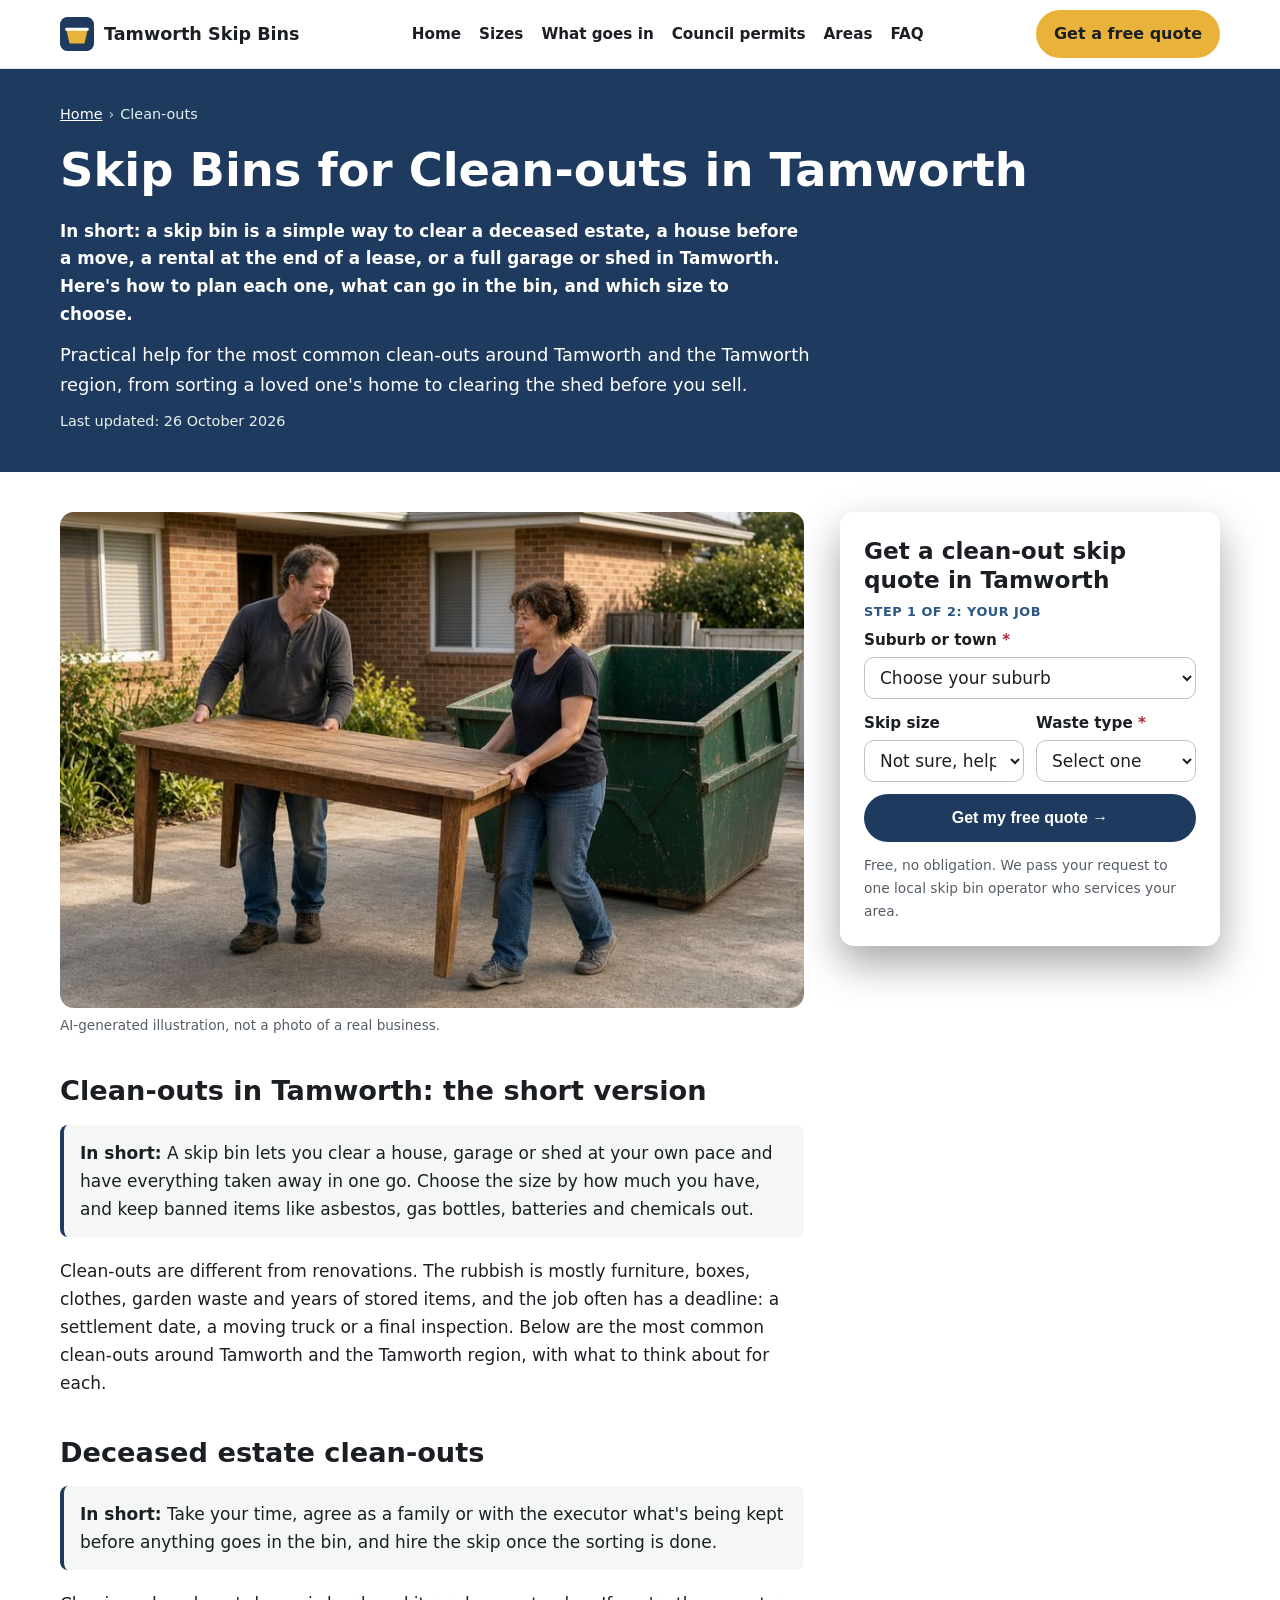
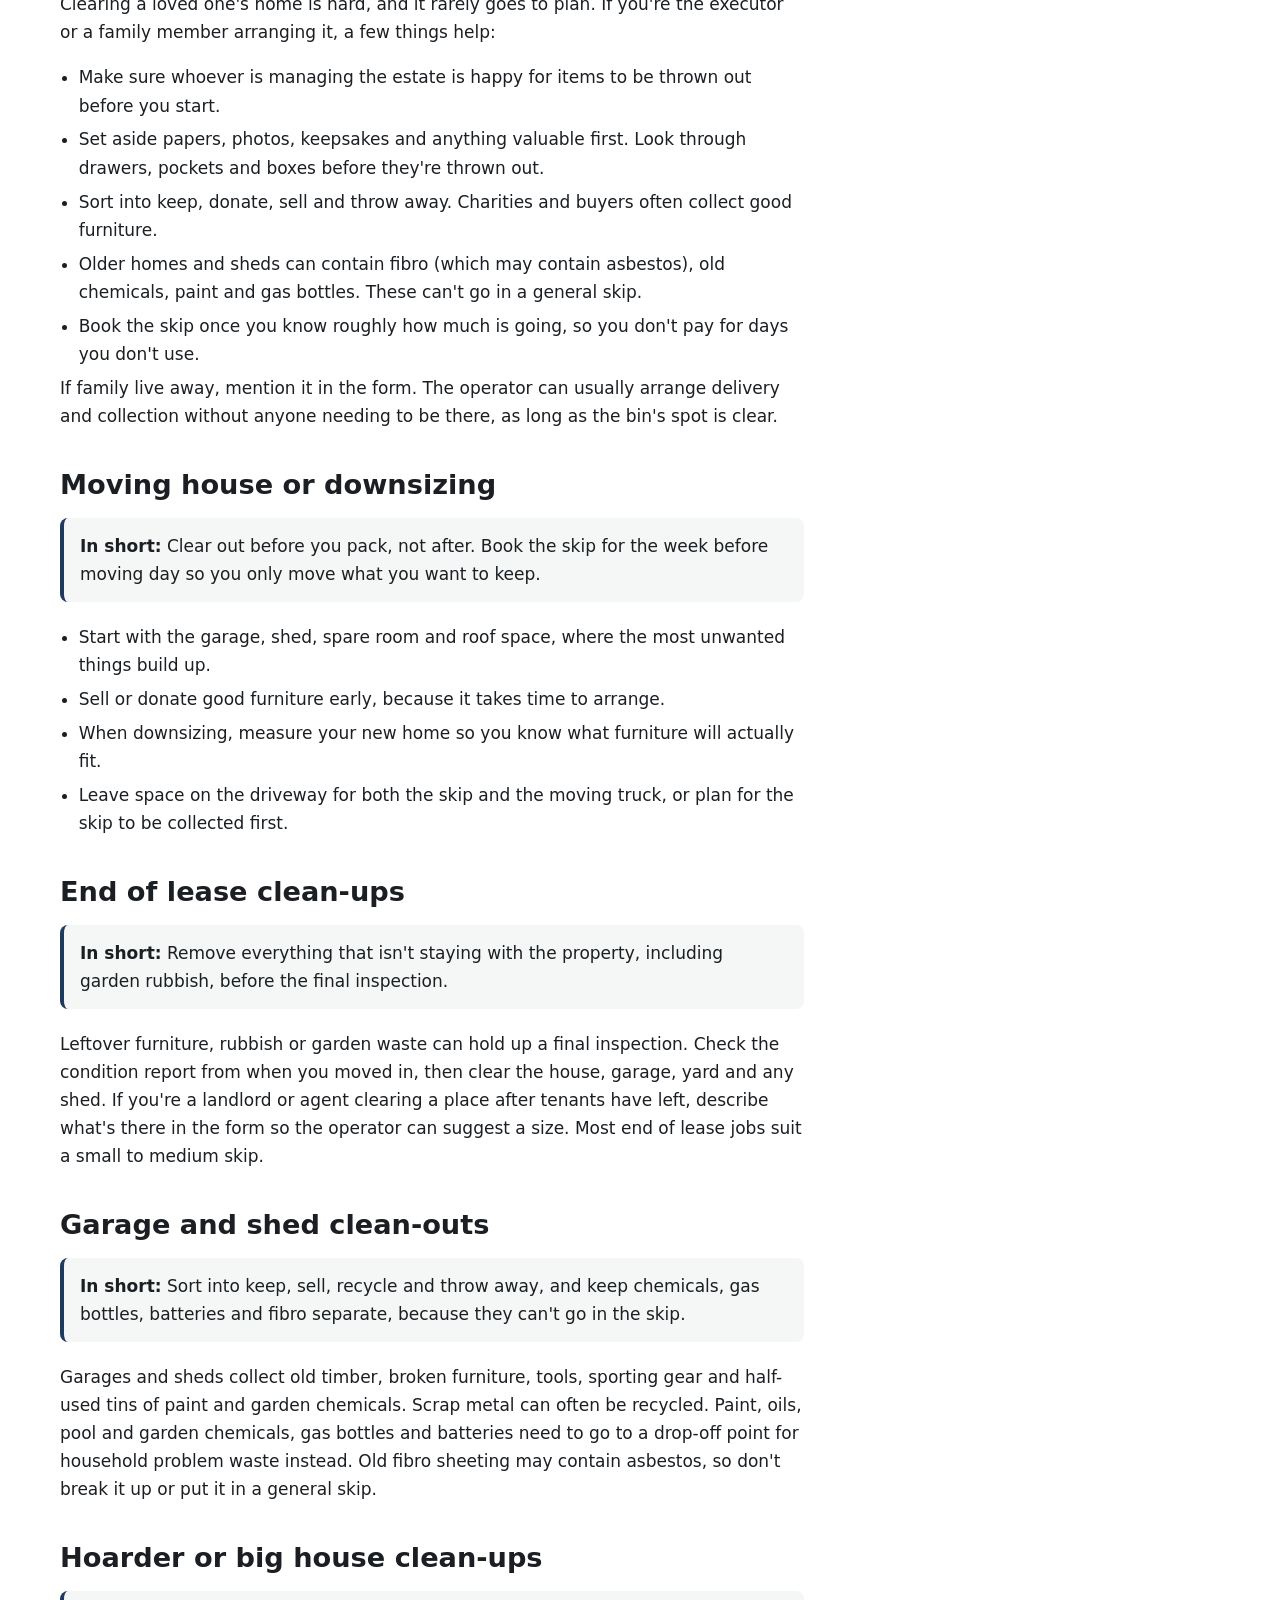
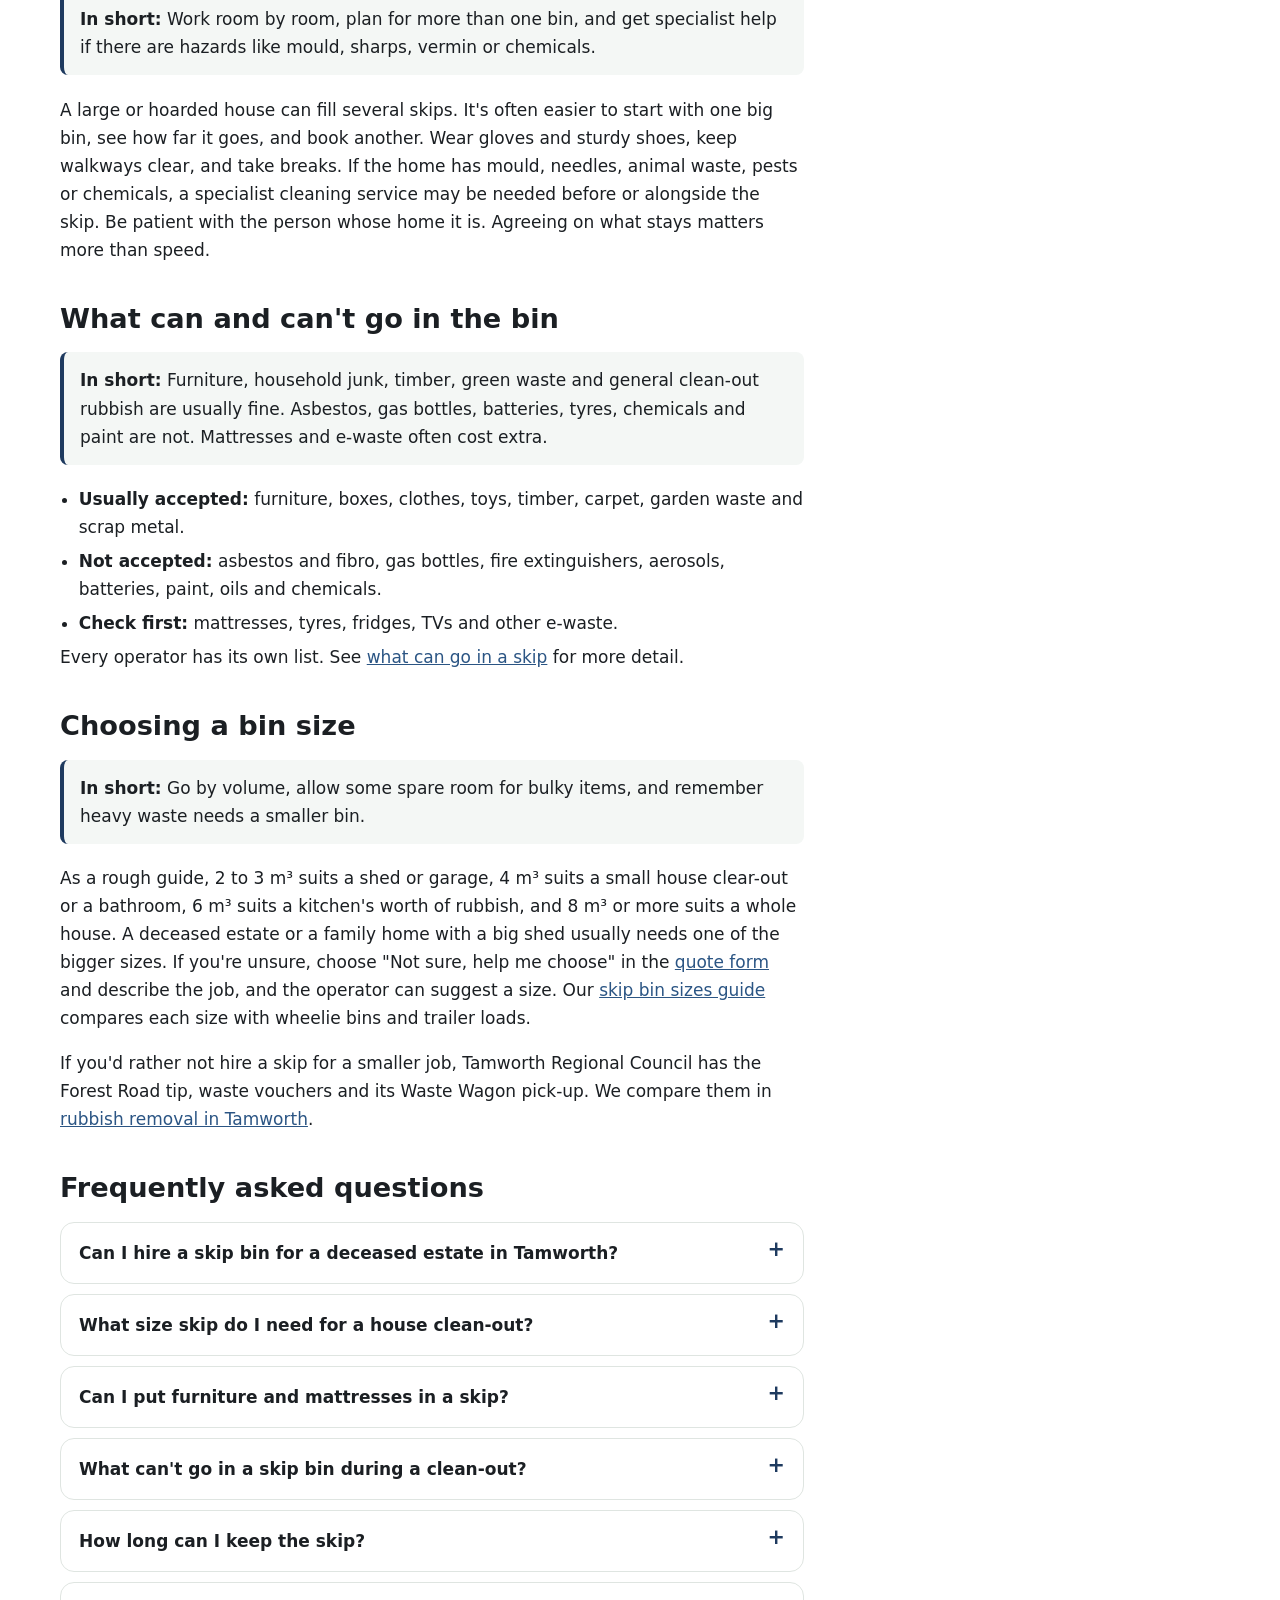
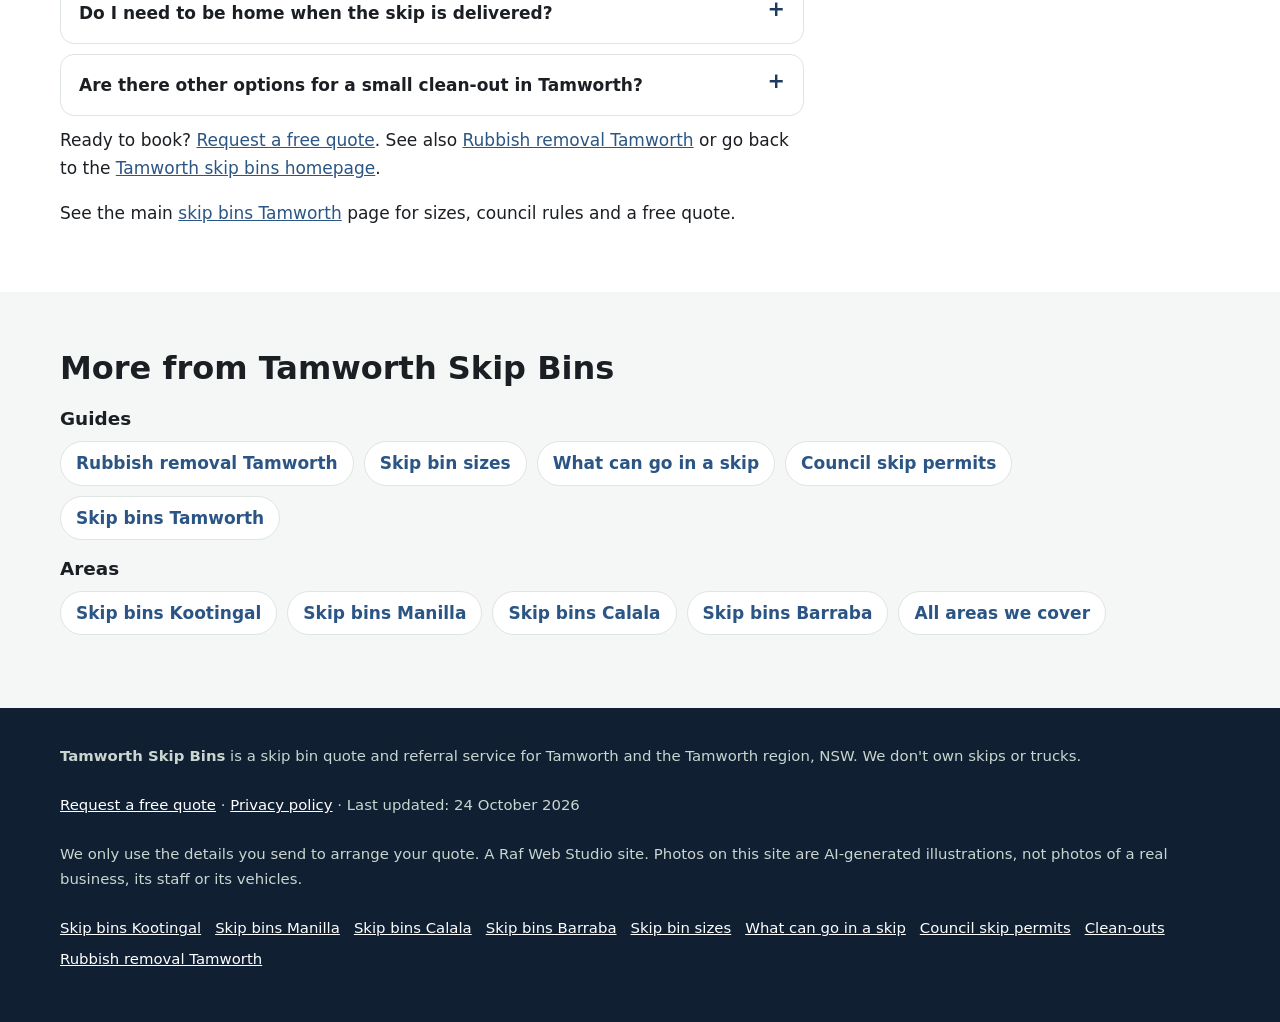
<file: clean-outs/index.html>
<!doctype html>
<html lang="en-AU">
<head>
<meta charset="utf-8">
<meta name="viewport" content="width=device-width, initial-scale=1">
<title>Skip Bins for Clean-outs in Tamworth | Deceased Estates, Moving &amp; Garages</title>
<meta name="description" content="Skip bins for clean-outs in Tamworth: deceased estates, moving house, downsizing, end of lease, garages, sheds and big house clean-ups. Sizes, what goes in, and a free quote.">
<link rel="canonical" href="https://tamworthskipbins.com/clean-outs/">
<link rel="icon" href="/favicon.svg" type="image/svg+xml">
<meta name="theme-color" content="#1e3a5f">
<meta property="og:type" content="article">
<meta property="og:locale" content="en_AU">
<meta property="og:site_name" content="Tamworth Skip Bins">
<meta property="og:title" content="Skip Bins for Clean-outs in Tamworth | Deceased Estates, Moving &amp; Garages">
<meta property="og:description" content="Skip bins for clean-outs in Tamworth: deceased estates, moving house, downsizing, end of lease, garages, sheds and big house clean-ups. Sizes, what goes in, and a free quote.">
<meta property="og:url" content="https://tamworthskipbins.com/clean-outs/">
<meta property="og:image" content="https://tamworthskipbins.com/img/closing.jpg">
<meta name="twitter:card" content="summary_large_image">
<script>document.documentElement.classList.add('js')</script>
<link rel="stylesheet" href="/styles.css">

<!-- Google tag (gtag.js) -->
<script async src="https://www.googletagmanager.com/gtag/js?id=G-3WBT9X55MY"></script>
<script>
  window.dataLayer = window.dataLayer || [];
  function gtag(){dataLayer.push(arguments);}
  gtag('js', new Date());
  gtag('config', 'G-3WBT9X55MY');
</script>

<script type="application/ld+json">
{
 "@context": "https://schema.org",
 "@type": "WebPage",
 "@id": "https://tamworthskipbins.com/clean-outs/#webpage",
 "url": "https://tamworthskipbins.com/clean-outs/",
 "name": "Skip Bins for Clean-outs in Tamworth | Deceased Estates, Moving & Garages",
 "description": "Skip bins for clean-outs in Tamworth: deceased estates, moving house, downsizing, end of lease, garages, sheds and big house clean-ups. Sizes, what goes in, and a free quote.",
 "inLanguage": "en-AU",
 "dateModified": "2026-10-26",
 "isPartOf": {
  "@id": "https://tamworthskipbins.com/#website"
 }
}
</script>
<script type="application/ld+json">
{
 "@context": "https://schema.org",
 "@type": "BreadcrumbList",
 "itemListElement": [
  {
   "@type": "ListItem",
   "position": 1,
   "name": "Home",
   "item": "https://tamworthskipbins.com/"
  },
  {
   "@type": "ListItem",
   "position": 2,
   "name": "Clean-outs",
   "item": "https://tamworthskipbins.com/clean-outs/"
  }
 ]
}
</script>
<script type="application/ld+json">
{
 "@context": "https://schema.org",
 "@type": "Service",
 "@id": "https://tamworthskipbins.com/clean-outs/#service",
 "name": "Skip bins for clean-outs in Tamworth",
 "serviceType": "Skip bin hire",
 "description": "Skip bins for clean-outs in Tamworth: deceased estates, moving house, downsizing, end of lease, garages, sheds and big house clean-ups. Sizes, what goes in, and a free quote.",
 "url": "https://tamworthskipbins.com/clean-outs/",
 "provider": {
  "@type": "Organization",
  "name": "Tamworth Skip Bins",
  "url": "https://tamworthskipbins.com/"
 },
 "areaServed": [
  {
   "@type": "Place",
   "name": "Tamworth, NSW"
  }
 ]
}
</script>
<script type="application/ld+json">
{
 "@context": "https://schema.org",
 "@type": "FAQPage",
 "mainEntity": [
  {
   "@type": "Question",
   "name": "Can I hire a skip bin for a deceased estate in Tamworth?",
   "acceptedAnswer": {
    "@type": "Answer",
    "text": "Yes. A skip is a common way to clear a deceased estate. Agree with the executor or family what's being kept before anything goes in, and tell the operator if no one will be at the property for delivery or collection."
   }
  },
  {
   "@type": "Question",
   "name": "What size skip do I need for a house clean-out?",
   "acceptedAnswer": {
    "@type": "Answer",
    "text": "As a rough guide, 2 to 3 m³ suits a shed or garage, 4 m³ suits a small house clear-out or a bathroom, 6 m³ suits a kitchen's worth of rubbish, and 8 m³ or more suits a whole house. A deceased estate or a family home with a big shed usually needs one of the bigger sizes."
   }
  },
  {
   "@type": "Question",
   "name": "Can I put furniture and mattresses in a skip?",
   "acceptedAnswer": {
    "@type": "Answer",
    "text": "Furniture is usually fine. Many operators accept mattresses for an extra fee, and some don't take them. List them in the quote form so the operator can confirm."
   }
  },
  {
   "@type": "Question",
   "name": "What can't go in a skip bin during a clean-out?",
   "acceptedAnswer": {
    "@type": "Answer",
    "text": "Asbestos and fibro, gas bottles, fire extinguishers, aerosols, batteries, tyres, paint, oils and chemicals. Fridges, TVs and other e-waste may be refused or cost extra."
   }
  },
  {
   "@type": "Question",
   "name": "How long can I keep the skip?",
   "acceptedAnswer": {
    "@type": "Answer",
    "text": "Hire periods differ between operators. Most include a set number of days and charge for extra days. Tell the operator your dates when you request a quote."
   }
  },
  {
   "@type": "Question",
   "name": "Do I need to be home when the skip is delivered?",
   "acceptedAnswer": {
    "@type": "Answer",
    "text": "Usually not, as long as the spot for the bin is clear and the operator knows exactly where to put it. Add delivery notes in the form."
   }
  },
  {
   "@type": "Question",
   "name": "Are there other options for a small clean-out in Tamworth?",
   "acceptedAnswer": {
    "@type": "Answer",
    "text": "For a load or two, taking it to the tip yourself or using Tamworth Regional Council's booked pick-up service may be enough. Our rubbish removal guide compares the options."
   }
  }
 ]
}
</script>
</head>
<body>
<a class="skip-link" href="#main">Skip to content</a>

<header class="site-header">
  <div class="wrap">
    <a class="brand" href="/" aria-label="Tamworth Skip Bins home">
      <svg viewBox="0 0 64 64" aria-hidden="true"><rect width="64" height="64" rx="14" fill="#1e3a5f"/><path d="M12 24h40l-6 26H18z" fill="#e9b23b"/><rect x="10" y="20" width="44" height="6" rx="2" fill="#fff"/></svg>
      Tamworth Skip Bins
    </a>
    <nav class="nav" aria-label="Main">
      <a href="/">Home</a>
      <a href="/skip-bin-sizes/">Sizes</a>
      <a href="/what-can-go-in-a-skip/">What goes in</a>
      <a href="/skip-bin-council-permit/">Council permits</a>
      <a href="/#areas">Areas</a>
      <a href="/#faq">FAQ</a>
    </nav>
    <a class="btn btn-call header-call" href="#quote">Get a free quote</a>
  </div>
</header>

<main id="main">
<section class="page-hero" aria-labelledby="h1">
  <div class="wrap">
    <nav class="crumbs" aria-label="Breadcrumb"><ol><li><a href="https://tamworthskipbins.com/">Home</a></li><li aria-current="page">Clean-outs</li></ol></nav>
    <h1 id="h1">Skip Bins for Clean-outs in Tamworth</h1>
    <p class="summary">In short: a skip bin is a simple way to clear a deceased estate, a house before a move, a rental at the end of a lease, or a full garage or shed in Tamworth. Here&#x27;s how to plan each one, what can go in the bin, and which size to choose.</p>
    <p class="lead">Practical help for the most common clean-outs around Tamworth and the Tamworth region, from sorting a loved one&#x27;s home to clearing the shed before you sell.</p>
    <p class="updated">Last updated: 26 October 2026</p>
  </div>
</section>
<div class="wrap page-grid">
  <article class="page-body">
<figure><img src="/img/closing.jpg" width="900" height="600" style="aspect-ratio:3/2;object-fit:cover" alt="Illustration of two people carrying an old table out to a skip bin" decoding="async"><figcaption>AI-generated illustration, not a photo of a real business.</figcaption></figure>
<h2>Clean-outs in Tamworth: the short version</h2>
<p class="callout"><strong>In short:</strong> A skip bin lets you clear a house, garage or shed at your own pace and have everything taken away in one go. Choose the size by how much you have, and keep banned items like asbestos, gas bottles, batteries and chemicals out.</p><p>Clean-outs are different from renovations. The rubbish is mostly furniture, boxes, clothes, garden waste and years of stored items, and the job often has a deadline: a settlement date, a moving truck or a final inspection. Below are the most common clean-outs around Tamworth and the Tamworth region, with what to think about for each.</p>
<h2>Deceased estate clean-outs</h2>
<p class="callout"><strong>In short:</strong> Take your time, agree as a family or with the executor what's being kept before anything goes in the bin, and hire the skip once the sorting is done.</p><p>Clearing a loved one's home is hard, and it rarely goes to plan. If you're the executor or a family member arranging it, a few things help:</p><ul class="clean"><li>Make sure whoever is managing the estate is happy for items to be thrown out before you start.</li><li>Set aside papers, photos, keepsakes and anything valuable first. Look through drawers, pockets and boxes before they're thrown out.</li><li>Sort into keep, donate, sell and throw away. Charities and buyers often collect good furniture.</li><li>Older homes and sheds can contain fibro (which may contain asbestos), old chemicals, paint and gas bottles. These can't go in a general skip.</li><li>Book the skip once you know roughly how much is going, so you don't pay for days you don't use.</li></ul><p>If family live away, mention it in the form. The operator can usually arrange delivery and collection without anyone needing to be there, as long as the bin's spot is clear.</p>
<h2>Moving house or downsizing</h2>
<p class="callout"><strong>In short:</strong> Clear out before you pack, not after. Book the skip for the week before moving day so you only move what you want to keep.</p><ul class="clean"><li>Start with the garage, shed, spare room and roof space, where the most unwanted things build up.</li><li>Sell or donate good furniture early, because it takes time to arrange.</li><li>When downsizing, measure your new home so you know what furniture will actually fit.</li><li>Leave space on the driveway for both the skip and the moving truck, or plan for the skip to be collected first.</li></ul>
<h2>End of lease clean-ups</h2>
<p class="callout"><strong>In short:</strong> Remove everything that isn't staying with the property, including garden rubbish, before the final inspection.</p><p>Leftover furniture, rubbish or garden waste can hold up a final inspection. Check the condition report from when you moved in, then clear the house, garage, yard and any shed. If you're a landlord or agent clearing a place after tenants have left, describe what's there in the form so the operator can suggest a size. Most end of lease jobs suit a small to medium skip.</p>
<h2>Garage and shed clean-outs</h2>
<p class="callout"><strong>In short:</strong> Sort into keep, sell, recycle and throw away, and keep chemicals, gas bottles, batteries and fibro separate, because they can't go in the skip.</p><p>Garages and sheds collect old timber, broken furniture, tools, sporting gear and half-used tins of paint and garden chemicals. Scrap metal can often be recycled. Paint, oils, pool and garden chemicals, gas bottles and batteries need to go to a drop-off point for household problem waste instead. Old fibro sheeting may contain asbestos, so don't break it up or put it in a general skip.</p>
<h2>Hoarder or big house clean-ups</h2>
<p class="callout"><strong>In short:</strong> Work room by room, plan for more than one bin, and get specialist help if there are hazards like mould, sharps, vermin or chemicals.</p><p>A large or hoarded house can fill several skips. It's often easier to start with one big bin, see how far it goes, and book another. Wear gloves and sturdy shoes, keep walkways clear, and take breaks. If the home has mould, needles, animal waste, pests or chemicals, a specialist cleaning service may be needed before or alongside the skip. Be patient with the person whose home it is. Agreeing on what stays matters more than speed.</p>
<h2>What can and can&#x27;t go in the bin</h2>
<p class="callout"><strong>In short:</strong> Furniture, household junk, timber, green waste and general clean-out rubbish are usually fine. Asbestos, gas bottles, batteries, tyres, chemicals and paint are not. Mattresses and e-waste often cost extra.</p><ul class="clean"><li><strong>Usually accepted:</strong> furniture, boxes, clothes, toys, timber, carpet, garden waste and scrap metal.</li><li><strong>Not accepted:</strong> asbestos and fibro, gas bottles, fire extinguishers, aerosols, batteries, paint, oils and chemicals.</li><li><strong>Check first:</strong> mattresses, tyres, fridges, TVs and other e-waste.</li></ul><p>Every operator has its own list. See <a href="/what-can-go-in-a-skip/">what can go in a skip</a> for more detail.</p>
<h2>Choosing a bin size</h2>
<p class="callout"><strong>In short:</strong> Go by volume, allow some spare room for bulky items, and remember heavy waste needs a smaller bin.</p><p>As a rough guide, 2 to 3 m³ suits a shed or garage, 4 m³ suits a small house clear-out or a bathroom, 6 m³ suits a kitchen's worth of rubbish, and 8 m³ or more suits a whole house. A deceased estate or a family home with a big shed usually needs one of the bigger sizes. If you're unsure, choose "Not sure, help me choose" in the <a href="#quote">quote form</a> and describe the job, and the operator can suggest a size. Our <a href="/skip-bin-sizes/">skip bin sizes guide</a> compares each size with wheelie bins and trailer loads.</p><p>If you'd rather not hire a skip for a smaller job, Tamworth Regional Council has the Forest Road tip, waste vouchers and its Waste Wagon pick-up. We compare them in <a href="/rubbish-removal-tamworth/">rubbish removal in Tamworth</a>.</p>
<h2 id="faq-h">Frequently asked questions</h2>
<details><summary>Can I hire a skip bin for a deceased estate in Tamworth?</summary><p>Yes. A skip is a common way to clear a deceased estate. Agree with the executor or family what&#x27;s being kept before anything goes in, and tell the operator if no one will be at the property for delivery or collection.</p></details><details><summary>What size skip do I need for a house clean-out?</summary><p>As a rough guide, 2 to 3 m³ suits a shed or garage, 4 m³ suits a small house clear-out or a bathroom, 6 m³ suits a kitchen&#x27;s worth of rubbish, and 8 m³ or more suits a whole house. A deceased estate or a family home with a big shed usually needs one of the bigger sizes.</p></details><details><summary>Can I put furniture and mattresses in a skip?</summary><p>Furniture is usually fine. Many operators accept mattresses for an extra fee, and some don&#x27;t take them. List them in the quote form so the operator can confirm.</p></details><details><summary>What can&#x27;t go in a skip bin during a clean-out?</summary><p>Asbestos and fibro, gas bottles, fire extinguishers, aerosols, batteries, tyres, paint, oils and chemicals. Fridges, TVs and other e-waste may be refused or cost extra.</p></details><details><summary>How long can I keep the skip?</summary><p>Hire periods differ between operators. Most include a set number of days and charge for extra days. Tell the operator your dates when you request a quote.</p></details><details><summary>Do I need to be home when the skip is delivered?</summary><p>Usually not, as long as the spot for the bin is clear and the operator knows exactly where to put it. Add delivery notes in the form.</p></details><details><summary>Are there other options for a small clean-out in Tamworth?</summary><p>For a load or two, taking it to the tip yourself or using Tamworth Regional Council&#x27;s booked pick-up service may be enough. Our rubbish removal guide compares the options.</p></details>
<p>Ready to book? <a href="#quote">Request a free quote</a>. See also <a href="/rubbish-removal-tamworth/">Rubbish removal Tamworth</a> or go back to the <a href="/">Tamworth skip bins homepage</a>.</p>

<p class="home-link">See the main <a href="/">skip bins Tamworth</a> page for sizes, council rules and a free quote.</p>
  </article>
  <aside class="page-aside">
    <div class="hero-form-card" id="quote">
      <h2 id="quote-h">Get a clean-out skip quote in Tamworth</h2>
      <form class="quote-form two-step" id="quote-form" action="https://formsubmit.co/8bd3906ddddba58fffa623de23014cd9" method="post" novalidate>
        <input type="hidden" name="_subject" value="New quote request – tamworthskipbins.com">
        <input type="hidden" name="_captcha" value="true">
        <input type="hidden" name="_template" value="table">
        <input type="hidden" name="_next" value="https://tamworthskipbins.com/thanks.html">
        <input type="hidden" name="_autoresponse" value="Thanks for your skip bin request. We&#x27;ve received it and are passing it to a local operator, who&#x27;ll be in touch shortly with availability and a price.">
        <input type="text" name="_honey" style="display:none" tabindex="-1" autocomplete="off" aria-hidden="true">
        <input type="hidden" name="source" value="tamworthskipbins.com">
        <input type="hidden" name="page" value="/clean-outs/">
        <fieldset class="step step-1">
          <legend class="step-label">Step 1 of 2: your job</legend>
          <div class="full"><label for="suburb">Suburb or town <span class="req" aria-hidden="true">*</span></label>
            <select id="suburb" name="suburb" required><option value="">Choose your suburb</option><option>Tamworth</option><option>East Tamworth</option><option>West Tamworth</option><option>North Tamworth</option><option>South Tamworth</option><option>Hillvue</option><option>Westdale</option><option>Oxley Vale</option><option>Calala</option><option>Taminda</option><option>Nemingha</option><option>Kootingal</option><option>Moonbi</option><option>Hallsville</option><option>Moore Creek</option><option>Duri</option><option>Attunga</option><option>Manilla</option><option>Barraba</option><option>Woolomin</option><option>Bendemeer</option><option value="Other">Other (tell us below)</option></select></div>
          <div class="full other-wrap"><label for="suburb_other">Other suburb or town</label><input id="suburb_other" name="suburb_other" type="text" autocomplete="address-level2"></div>
          <div><label for="size">Skip size</label>
            <select id="size" name="skip_size"><option value="Not sure">Not sure, help me choose</option><option>Skip bag (about 1 m³)</option><option>2 m³</option><option>3 m³</option><option>4 m³</option><option>6 m³</option><option>8 m³</option><option>9 m³</option><option>10–12 m³</option><option>Larger / hook-lift</option></select></div>
          <div><label for="waste">Waste type <span class="req" aria-hidden="true">*</span></label>
            <select id="waste" name="waste_type" required><option value="">Select one</option><option>General household</option><option>Green waste</option><option>Mixed renovation / building</option><option>Soil, concrete or bricks</option><option>Mixed, not sure</option><option>May contain asbestos</option></select></div>
          <div class="full js-only"><button class="btn btn-primary btn-block" type="button" id="to-step-2">Get my free quote →</button></div>
          <p class="microcopy full">Free, no obligation. We pass your request to one local skip bin operator who services your area.</p>
          <p class="form-error full" id="step1-error" role="alert" hidden>Please choose your suburb and waste type.</p>
        </fieldset>
        <fieldset class="step step-2" id="step-2">
          <legend class="step-label">Step 2 of 2: your details</legend>
          <div><label for="name">Name <span class="req" aria-hidden="true">*</span></label><input id="name" name="name" type="text" autocomplete="name" required></div>
          <div><label for="phone">Phone <span class="req" aria-hidden="true">*</span></label><input id="phone" name="phone" type="tel" autocomplete="tel" inputmode="tel" required></div>
          <div><label for="email">Email</label><input id="email" name="email" type="email" autocomplete="email"></div>
          <div><label for="date">Delivery date</label><input id="date" name="preferred_date" type="date"></div>
          <div class="full"><label for="message">Anything else?</label><textarea id="message" name="message" rows="2" placeholder="e.g. Federation reno, horse property, mini skip for a weekend"></textarea></div>
          <p class="consent full">By sending this form you agree we can share your details with one local skip bin operator so they can quote for your job. See our <a href="/privacy.html">privacy policy</a>.</p>
          <div class="full step2-actions"><button class="btn btn-primary" type="submit">Send my quote request</button><button class="btn-link js-only" type="button" id="back-1">← Back</button></div>
        </fieldset>
      </form>
    </div>
  </aside>
</div>
<section class="alt" aria-labelledby="more-h">
  <div class="wrap">
    <h2 id="more-h">More from Tamworth Skip Bins</h2>
    <h3>Guides</h3>
    <ul class="link-list"><li><a href="/rubbish-removal-tamworth/">Rubbish removal Tamworth</a></li><li><a href="/skip-bin-sizes/">Skip bin sizes</a></li><li><a href="/what-can-go-in-a-skip/">What can go in a skip</a></li><li><a href="/skip-bin-council-permit/">Council skip permits</a></li><li><a href="/">Skip bins Tamworth</a></li></ul>
    <h3>Areas</h3>
    <ul class="link-list"><li><a href="/skip-bins-kootingal/">Skip bins Kootingal</a></li><li><a href="/skip-bins-manilla/">Skip bins Manilla</a></li><li><a href="/skip-bins-calala/">Skip bins Calala</a></li><li><a href="/skip-bins-barraba/">Skip bins Barraba</a></li><li><a href="/#areas">All areas we cover</a></li></ul>
  </div>
</section>
</main>

<footer class="site-footer">
  <div class="wrap">
    <p><strong>Tamworth Skip Bins</strong> is a skip bin quote and referral service for Tamworth and the Tamworth region, NSW. We don't own skips or trucks.</p>
    <p><a href="#quote">Request a free quote</a> · <a href="/privacy.html">Privacy policy</a> · Last updated: 24 October 2026</p>
    <p>We only use the details you send to arrange your quote. A Raf Web Studio site. Photos on this site are AI-generated illustrations, not photos of a real business, its staff or its vehicles.</p>
    <p class="footer-links"><a href="/skip-bins-kootingal/">Skip bins Kootingal</a> <a href="/skip-bins-manilla/">Skip bins Manilla</a> <a href="/skip-bins-calala/">Skip bins Calala</a> <a href="/skip-bins-barraba/">Skip bins Barraba</a> <a href="/skip-bin-sizes/">Skip bin sizes</a> <a href="/what-can-go-in-a-skip/">What can go in a skip</a> <a href="/skip-bin-council-permit/">Council skip permits</a> <a href="/clean-outs/">Clean-outs</a> <a href="/rubbish-removal-tamworth/">Rubbish removal Tamworth</a></p>
  </div>
</footer>

<div class="mobile-call" aria-label="Quick contact">
  <a class="btn btn-call" href="#quote">Get a free quote</a>
</div>
<script src="/form.js" defer></script>
</body>
</html>
</file>
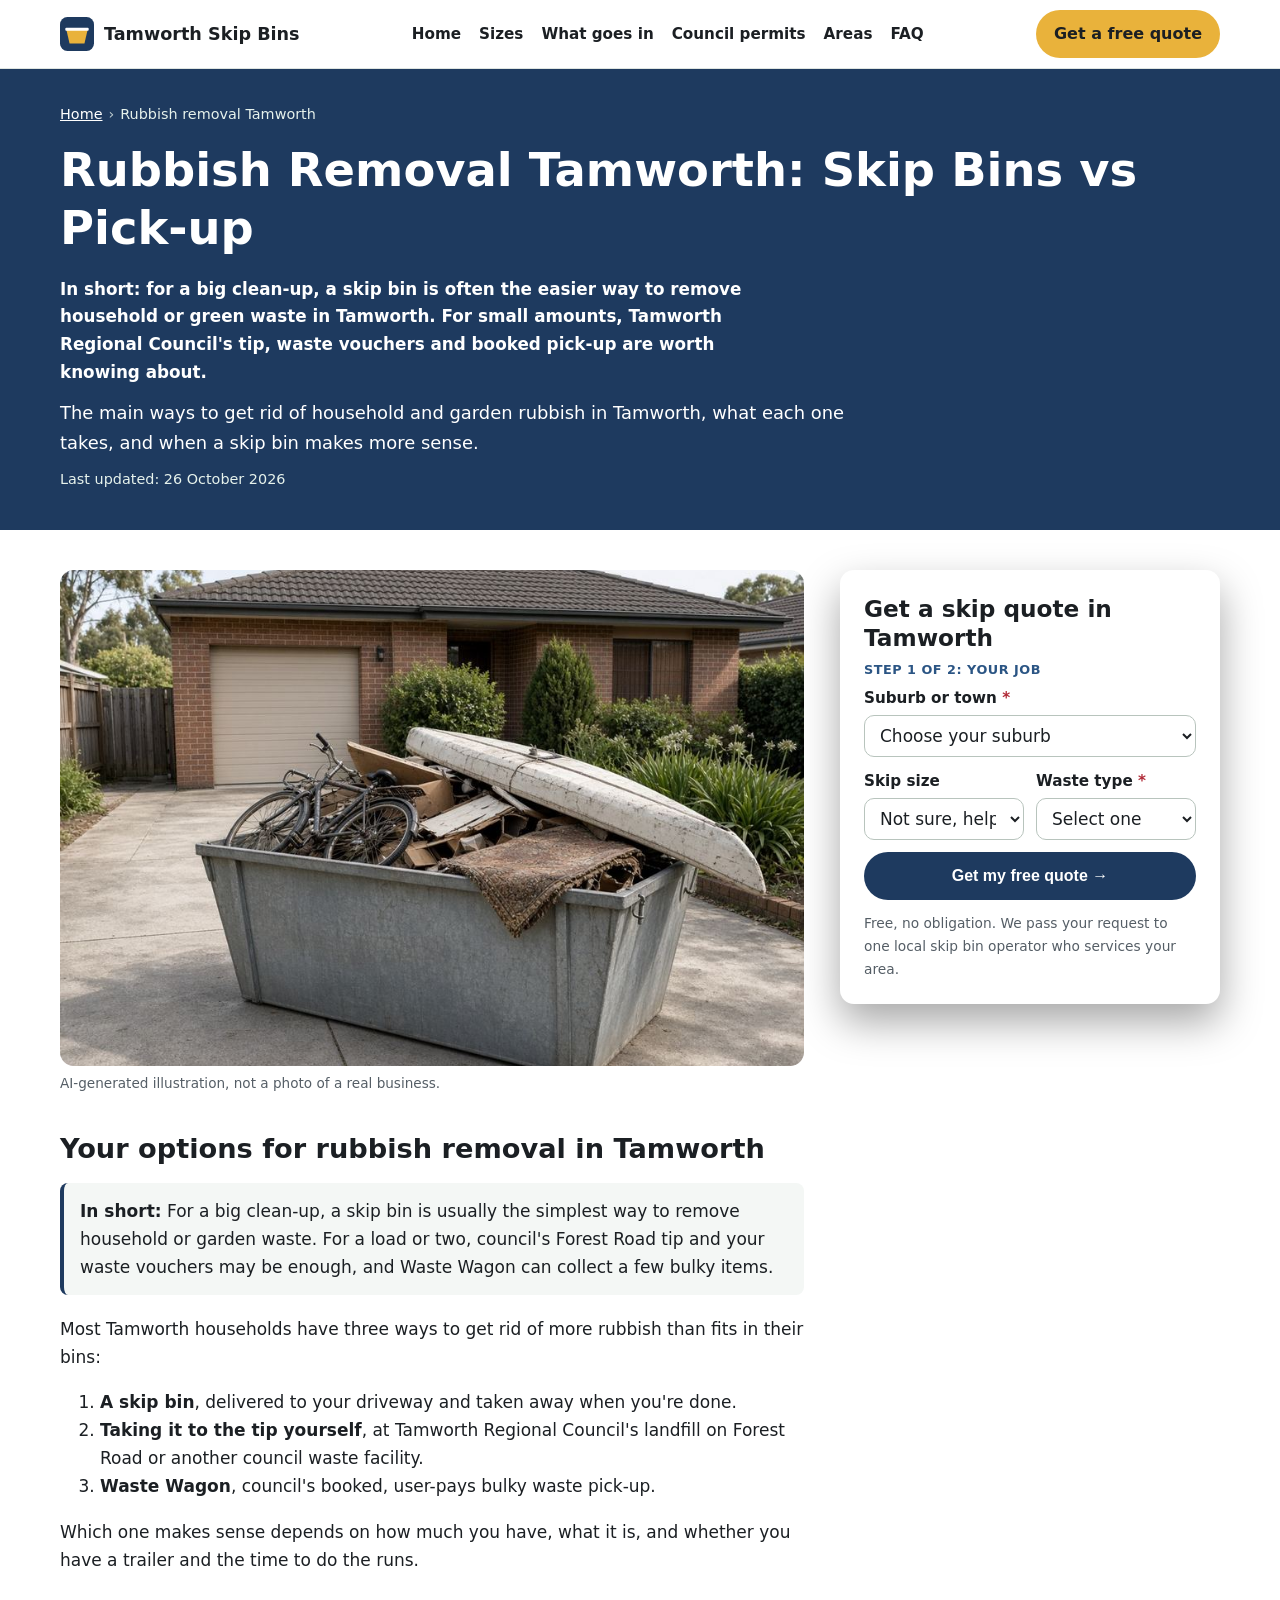
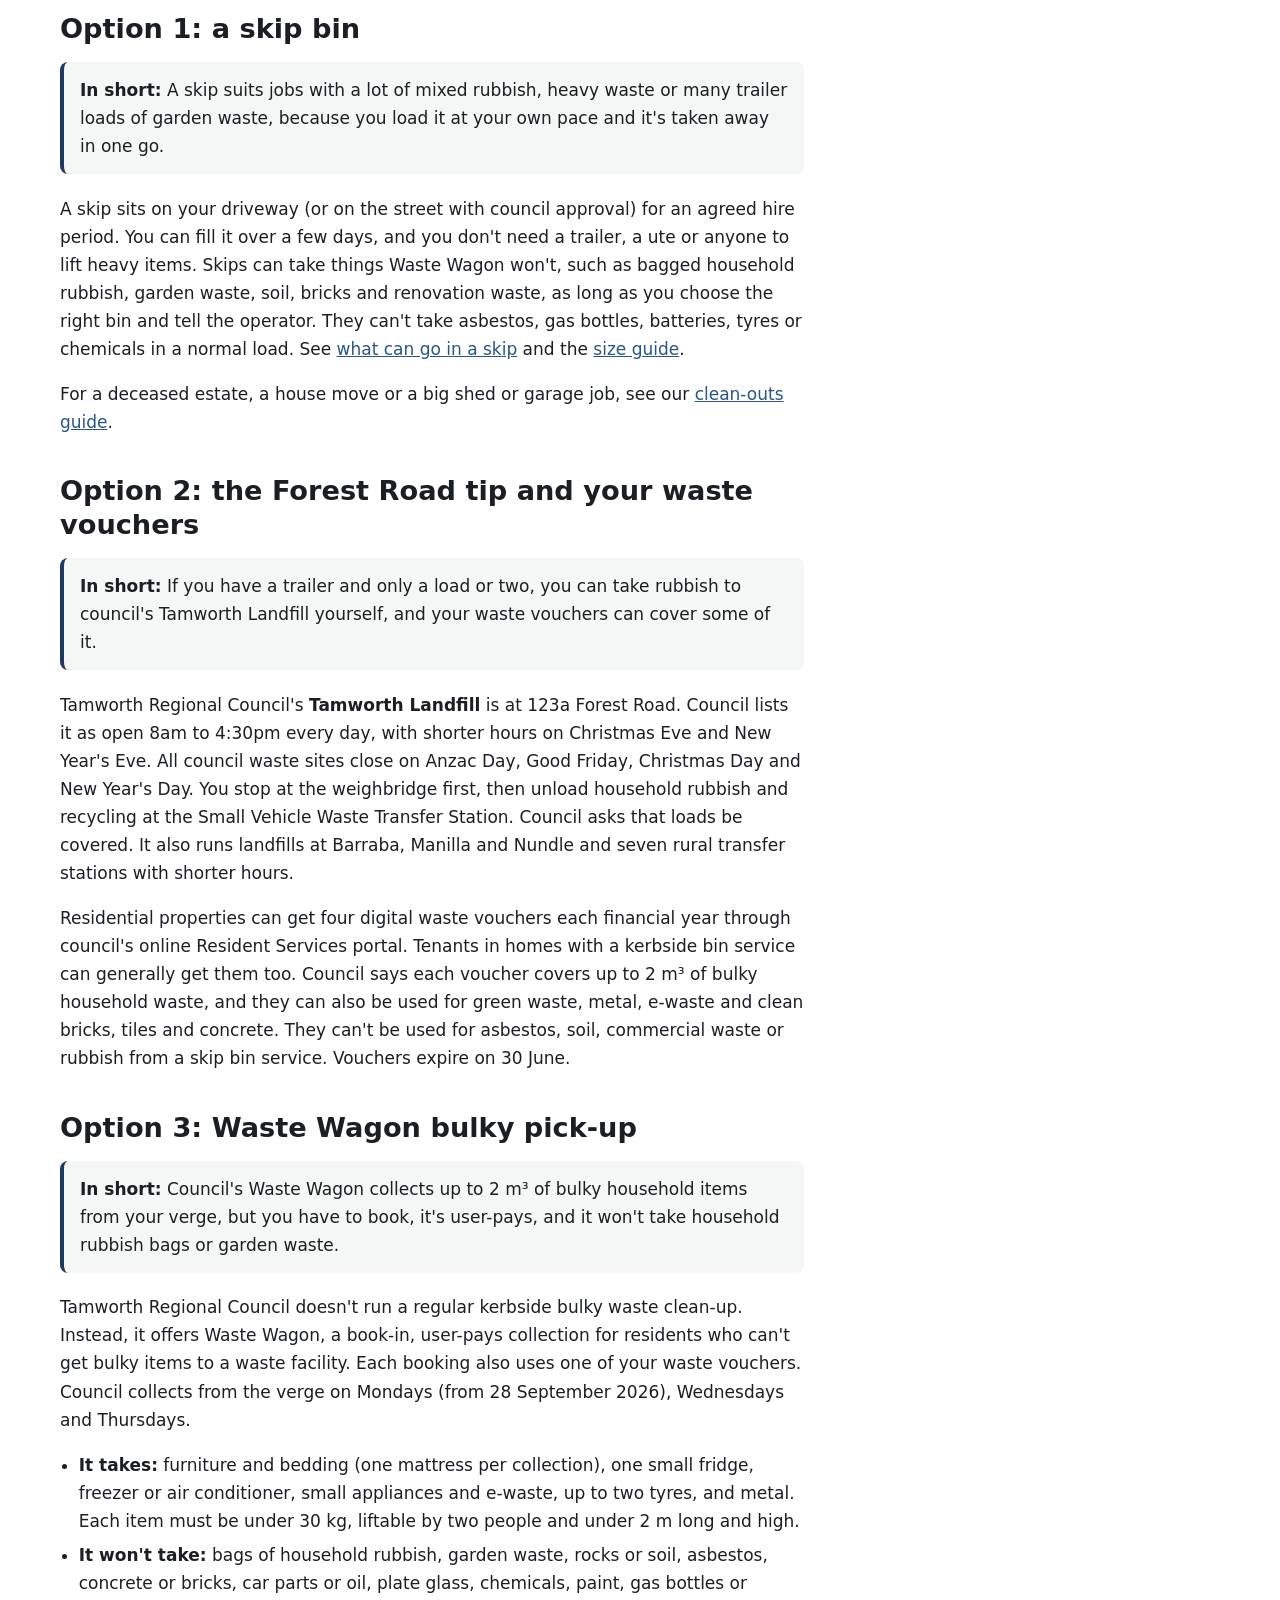
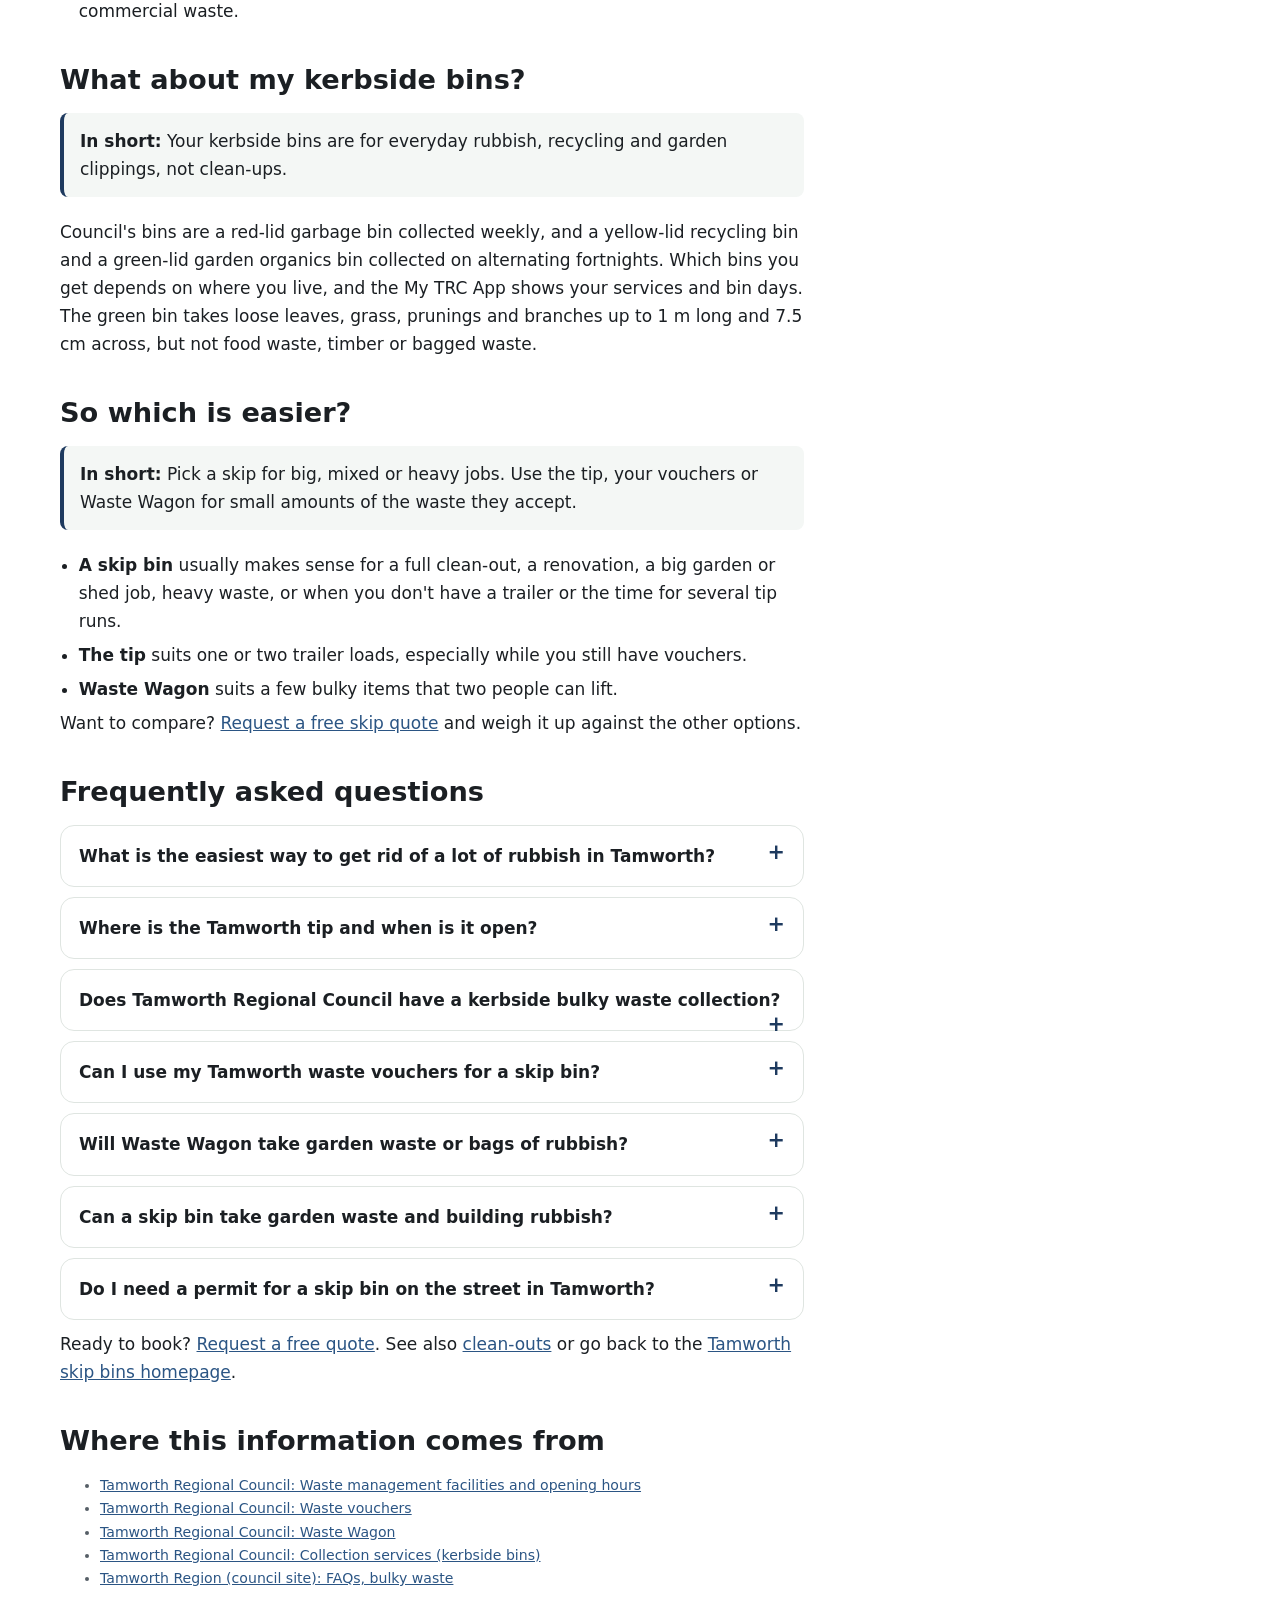
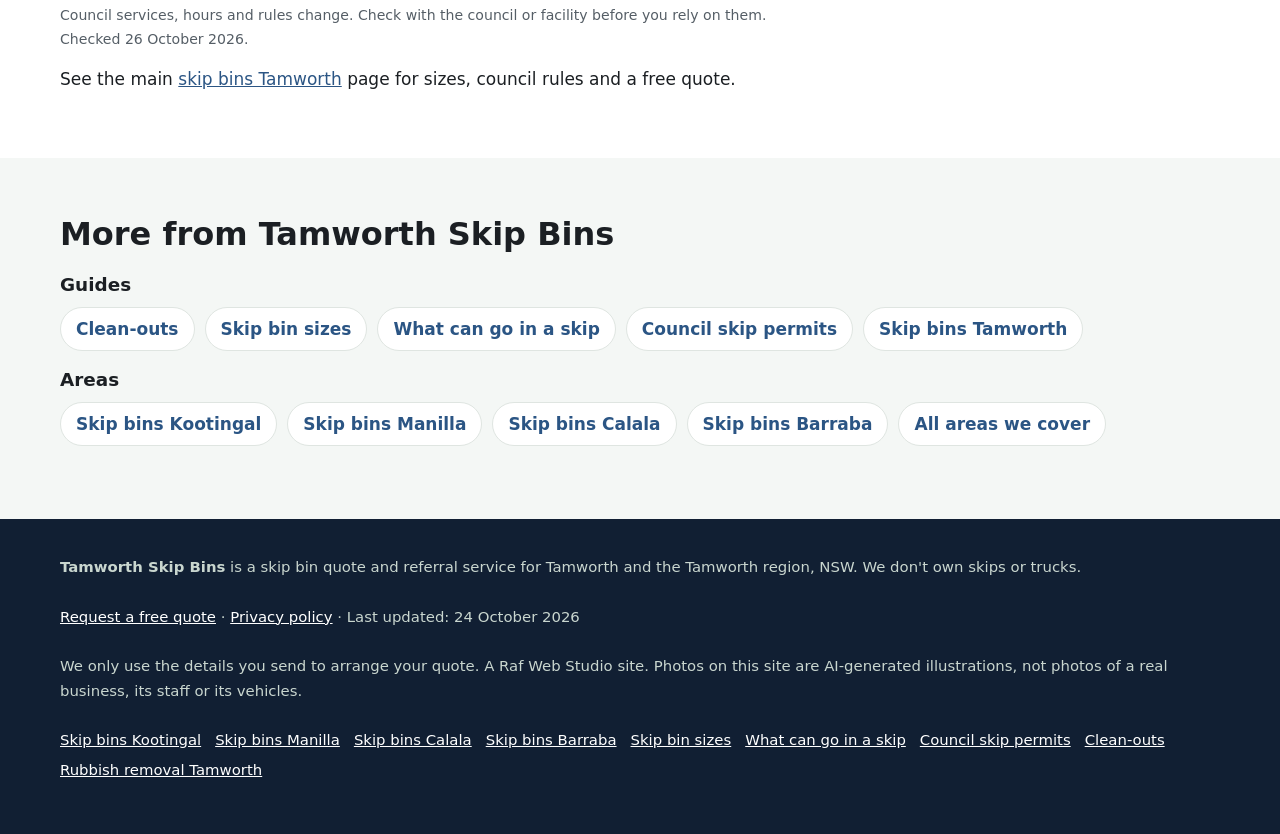
<file: rubbish-removal-tamworth/index.html>
<!doctype html>
<html lang="en-AU">
<head>
<meta charset="utf-8">
<meta name="viewport" content="width=device-width, initial-scale=1">
<title>Rubbish Removal Tamworth: Skip Bins vs Pick-up</title>
<meta name="description" content="Rubbish removal in Tamworth: compare a skip bin with the local tip and Tamworth Regional Council&#x27;s pick-up and kerbside services, with what each one accepts. Free skip quote.">
<link rel="canonical" href="https://tamworthskipbins.com/rubbish-removal-tamworth/">
<link rel="icon" href="/favicon.svg" type="image/svg+xml">
<meta name="theme-color" content="#1e3a5f">
<meta property="og:type" content="article">
<meta property="og:locale" content="en_AU">
<meta property="og:site_name" content="Tamworth Skip Bins">
<meta property="og:title" content="Rubbish Removal Tamworth: Skip Bins vs Pick-up">
<meta property="og:description" content="Rubbish removal in Tamworth: compare a skip bin with the local tip and Tamworth Regional Council&#x27;s pick-up and kerbside services, with what each one accepts. Free skip quote.">
<meta property="og:url" content="https://tamworthskipbins.com/rubbish-removal-tamworth/">
<meta property="og:image" content="https://tamworthskipbins.com/img/card-home.jpg">
<meta name="twitter:card" content="summary_large_image">
<script>document.documentElement.classList.add('js')</script>
<link rel="stylesheet" href="/styles.css">

<!-- Google tag (gtag.js) -->
<script async src="https://www.googletagmanager.com/gtag/js?id=G-3WBT9X55MY"></script>
<script>
  window.dataLayer = window.dataLayer || [];
  function gtag(){dataLayer.push(arguments);}
  gtag('js', new Date());
  gtag('config', 'G-3WBT9X55MY');
</script>

<script type="application/ld+json">
{
 "@context": "https://schema.org",
 "@type": "WebPage",
 "@id": "https://tamworthskipbins.com/rubbish-removal-tamworth/#webpage",
 "url": "https://tamworthskipbins.com/rubbish-removal-tamworth/",
 "name": "Rubbish Removal Tamworth: Skip Bins vs Pick-up",
 "description": "Rubbish removal in Tamworth: compare a skip bin with the local tip and Tamworth Regional Council's pick-up and kerbside services, with what each one accepts. Free skip quote.",
 "inLanguage": "en-AU",
 "dateModified": "2026-10-26",
 "isPartOf": {
  "@id": "https://tamworthskipbins.com/#website"
 }
}
</script>
<script type="application/ld+json">
{
 "@context": "https://schema.org",
 "@type": "BreadcrumbList",
 "itemListElement": [
  {
   "@type": "ListItem",
   "position": 1,
   "name": "Home",
   "item": "https://tamworthskipbins.com/"
  },
  {
   "@type": "ListItem",
   "position": 2,
   "name": "Rubbish removal Tamworth",
   "item": "https://tamworthskipbins.com/rubbish-removal-tamworth/"
  }
 ]
}
</script>
<script type="application/ld+json">
{
 "@context": "https://schema.org",
 "@type": "Service",
 "@id": "https://tamworthskipbins.com/rubbish-removal-tamworth/#service",
 "name": "Rubbish removal skip bin quotes in Tamworth",
 "serviceType": "Skip bin hire",
 "description": "Rubbish removal in Tamworth: compare a skip bin with the local tip and Tamworth Regional Council's pick-up and kerbside services, with what each one accepts. Free skip quote.",
 "url": "https://tamworthskipbins.com/rubbish-removal-tamworth/",
 "provider": {
  "@type": "Organization",
  "name": "Tamworth Skip Bins",
  "url": "https://tamworthskipbins.com/"
 },
 "areaServed": [
  {
   "@type": "Place",
   "name": "Tamworth, NSW"
  }
 ]
}
</script>
<script type="application/ld+json">
{
 "@context": "https://schema.org",
 "@type": "FAQPage",
 "mainEntity": [
  {
   "@type": "Question",
   "name": "What is the easiest way to get rid of a lot of rubbish in Tamworth?",
   "acceptedAnswer": {
    "@type": "Answer",
    "text": "It depends on how much you have and what it is. For one or two loads, a trailer run to the Forest Road tip, using your council waste vouchers if you have them, may be enough. For a big clean-out, heavy waste or many loads, a skip bin is often the easier option, because you load it at your own pace and it's taken away in one trip."
   }
  },
  {
   "@type": "Question",
   "name": "Where is the Tamworth tip and when is it open?",
   "acceptedAnswer": {
    "@type": "Answer",
    "text": "Tamworth Regional Council's Tamworth Landfill is at 123a Forest Road. Council lists it as open 8am to 4:30pm every day, with shorter hours on Christmas Eve and New Year's Eve. It's closed on Anzac Day, Good Friday, Christmas Day and New Year's Day."
   }
  },
  {
   "@type": "Question",
   "name": "Does Tamworth Regional Council have a kerbside bulky waste collection?",
   "acceptedAnswer": {
    "@type": "Answer",
    "text": "Not a regular clean-up. Council gives residential properties four waste vouchers a year for its waste facilities and offers Waste Wagon, a booked, user-pays pick-up of up to 2 m³ of bulky household items from your verge."
   }
  },
  {
   "@type": "Question",
   "name": "Can I use my Tamworth waste vouchers for a skip bin?",
   "acceptedAnswer": {
    "@type": "Answer",
    "text": "No. Council says vouchers can't be used for residential waste from a skip bin service. They're for taking waste to council's facilities yourself, and one is used with each Waste Wagon booking."
   }
  },
  {
   "@type": "Question",
   "name": "Will Waste Wagon take garden waste or bags of rubbish?",
   "acceptedAnswer": {
    "@type": "Answer",
    "text": "No. Waste Wagon doesn't take bags of household rubbish, garden waste, rocks, soil, bricks, concrete or asbestos. For those, use your bins, take them to a council facility, or hire a skip."
   }
  },
  {
   "@type": "Question",
   "name": "Can a skip bin take garden waste and building rubbish?",
   "acceptedAnswer": {
    "@type": "Answer",
    "text": "Usually, yes, which is one reason people choose a skip. Heavy waste such as soil, concrete and bricks normally needs a smaller bin with a weight limit, and asbestos can never go in a general skip. Tell the operator what you have when you request a quote."
   }
  },
  {
   "@type": "Question",
   "name": "Do I need a permit for a skip bin on the street in Tamworth?",
   "acceptedAnswer": {
    "@type": "Answer",
    "text": "A skip wholly on your own property generally doesn't need council approval. A skip on the road, footpath or nature strip needs approval from Tamworth Regional Council. See our council skip permits guide for details."
   }
  }
 ]
}
</script>
</head>
<body>
<a class="skip-link" href="#main">Skip to content</a>

<header class="site-header">
  <div class="wrap">
    <a class="brand" href="/" aria-label="Tamworth Skip Bins home">
      <svg viewBox="0 0 64 64" aria-hidden="true"><rect width="64" height="64" rx="14" fill="#1e3a5f"/><path d="M12 24h40l-6 26H18z" fill="#e9b23b"/><rect x="10" y="20" width="44" height="6" rx="2" fill="#fff"/></svg>
      Tamworth Skip Bins
    </a>
    <nav class="nav" aria-label="Main">
      <a href="/">Home</a>
      <a href="/skip-bin-sizes/">Sizes</a>
      <a href="/what-can-go-in-a-skip/">What goes in</a>
      <a href="/skip-bin-council-permit/">Council permits</a>
      <a href="/#areas">Areas</a>
      <a href="/#faq">FAQ</a>
    </nav>
    <a class="btn btn-call header-call" href="#quote">Get a free quote</a>
  </div>
</header>

<main id="main">
<section class="page-hero" aria-labelledby="h1">
  <div class="wrap">
    <nav class="crumbs" aria-label="Breadcrumb"><ol><li><a href="https://tamworthskipbins.com/">Home</a></li><li aria-current="page">Rubbish removal Tamworth</li></ol></nav>
    <h1 id="h1">Rubbish Removal Tamworth: Skip Bins vs Pick-up</h1>
    <p class="summary">In short: for a big clean-up, a skip bin is often the easier way to remove household or green waste in Tamworth. For small amounts, Tamworth Regional Council&#x27;s tip, waste vouchers and booked pick-up are worth knowing about.</p>
    <p class="lead">The main ways to get rid of household and garden rubbish in Tamworth, what each one takes, and when a skip bin makes more sense.</p>
    <p class="updated">Last updated: 26 October 2026</p>
  </div>
</section>
<div class="wrap page-grid">
  <article class="page-body">
<figure><img src="/img/card-home.jpg" width="900" height="600" style="aspect-ratio:3/2;object-fit:cover" alt="Illustration of a grey skip bin outside an open garage during a clean-out" decoding="async"><figcaption>AI-generated illustration, not a photo of a real business.</figcaption></figure>
<h2>Your options for rubbish removal in Tamworth</h2>
<p class="callout"><strong>In short:</strong> For a big clean-up, a skip bin is usually the simplest way to remove household or garden waste. For a load or two, council's Forest Road tip and your waste vouchers may be enough, and Waste Wagon can collect a few bulky items.</p><p>Most Tamworth households have three ways to get rid of more rubbish than fits in their bins:</p><ol><li><strong>A skip bin</strong>, delivered to your driveway and taken away when you're done.</li><li><strong>Taking it to the tip yourself</strong>, at Tamworth Regional Council's landfill on Forest Road or another council waste facility.</li><li><strong>Waste Wagon</strong>, council's booked, user-pays bulky waste pick-up.</li></ol><p>Which one makes sense depends on how much you have, what it is, and whether you have a trailer and the time to do the runs.</p>
<h2>Option 1: a skip bin</h2>
<p class="callout"><strong>In short:</strong> A skip suits jobs with a lot of mixed rubbish, heavy waste or many trailer loads of garden waste, because you load it at your own pace and it's taken away in one go.</p><p>A skip sits on your driveway (or on the street with council approval) for an agreed hire period. You can fill it over a few days, and you don't need a trailer, a ute or anyone to lift heavy items. Skips can take things Waste Wagon won't, such as bagged household rubbish, garden waste, soil, bricks and renovation waste, as long as you choose the right bin and tell the operator. They can't take asbestos, gas bottles, batteries, tyres or chemicals in a normal load. See <a href="/what-can-go-in-a-skip/">what can go in a skip</a> and the <a href="/skip-bin-sizes/">size guide</a>.</p><p>For a deceased estate, a house move or a big shed or garage job, see our <a href="/clean-outs/">clean-outs guide</a>.</p>
<h2>Option 2: the Forest Road tip and your waste vouchers</h2>
<p class="callout"><strong>In short:</strong> If you have a trailer and only a load or two, you can take rubbish to council's Tamworth Landfill yourself, and your waste vouchers can cover some of it.</p><p>Tamworth Regional Council's <strong>Tamworth Landfill</strong> is at 123a Forest Road. Council lists it as open 8am to 4:30pm every day, with shorter hours on Christmas Eve and New Year's Eve. All council waste sites close on Anzac Day, Good Friday, Christmas Day and New Year's Day. You stop at the weighbridge first, then unload household rubbish and recycling at the Small Vehicle Waste Transfer Station. Council asks that loads be covered. It also runs landfills at Barraba, Manilla and Nundle and seven rural transfer stations with shorter hours.</p><p>Residential properties can get four digital waste vouchers each financial year through council's online Resident Services portal. Tenants in homes with a kerbside bin service can generally get them too. Council says each voucher covers up to 2 m³ of bulky household waste, and they can also be used for green waste, metal, e-waste and clean bricks, tiles and concrete. They can't be used for asbestos, soil, commercial waste or rubbish from a skip bin service. Vouchers expire on 30 June.</p>
<h2>Option 3: Waste Wagon bulky pick-up</h2>
<p class="callout"><strong>In short:</strong> Council's Waste Wagon collects up to 2 m³ of bulky household items from your verge, but you have to book, it's user-pays, and it won't take household rubbish bags or garden waste.</p><p>Tamworth Regional Council doesn't run a regular kerbside bulky waste clean-up. Instead, it offers Waste Wagon, a book-in, user-pays collection for residents who can't get bulky items to a waste facility. Each booking also uses one of your waste vouchers. Council collects from the verge on Mondays (from 28 September 2026), Wednesdays and Thursdays.</p><ul class="clean"><li><strong>It takes:</strong> furniture and bedding (one mattress per collection), one small fridge, freezer or air conditioner, small appliances and e-waste, up to two tyres, and metal. Each item must be under 30 kg, liftable by two people and under 2 m long and high.</li><li><strong>It won't take:</strong> bags of household rubbish, garden waste, rocks or soil, asbestos, concrete or bricks, car parts or oil, plate glass, chemicals, paint, gas bottles or commercial waste.</li></ul>
<h2>What about my kerbside bins?</h2>
<p class="callout"><strong>In short:</strong> Your kerbside bins are for everyday rubbish, recycling and garden clippings, not clean-ups.</p><p>Council's bins are a red-lid garbage bin collected weekly, and a yellow-lid recycling bin and a green-lid garden organics bin collected on alternating fortnights. Which bins you get depends on where you live, and the My TRC App shows your services and bin days. The green bin takes loose leaves, grass, prunings and branches up to 1 m long and 7.5 cm across, but not food waste, timber or bagged waste.</p>
<h2>So which is easier?</h2>
<p class="callout"><strong>In short:</strong> Pick a skip for big, mixed or heavy jobs. Use the tip, your vouchers or Waste Wagon for small amounts of the waste they accept.</p><ul class="clean"><li><strong>A skip bin</strong> usually makes sense for a full clean-out, a renovation, a big garden or shed job, heavy waste, or when you don't have a trailer or the time for several tip runs.</li><li><strong>The tip</strong> suits one or two trailer loads, especially while you still have vouchers.</li><li><strong>Waste Wagon</strong> suits a few bulky items that two people can lift.</li></ul><p>Want to compare? <a href="#quote">Request a free skip quote</a> and weigh it up against the other options.</p>
<h2 id="faq-h">Frequently asked questions</h2>
<details><summary>What is the easiest way to get rid of a lot of rubbish in Tamworth?</summary><p>It depends on how much you have and what it is. For one or two loads, a trailer run to the Forest Road tip, using your council waste vouchers if you have them, may be enough. For a big clean-out, heavy waste or many loads, a skip bin is often the easier option, because you load it at your own pace and it&#x27;s taken away in one trip.</p></details><details><summary>Where is the Tamworth tip and when is it open?</summary><p>Tamworth Regional Council&#x27;s Tamworth Landfill is at 123a Forest Road. Council lists it as open 8am to 4:30pm every day, with shorter hours on Christmas Eve and New Year&#x27;s Eve. It&#x27;s closed on Anzac Day, Good Friday, Christmas Day and New Year&#x27;s Day.</p></details><details><summary>Does Tamworth Regional Council have a kerbside bulky waste collection?</summary><p>Not a regular clean-up. Council gives residential properties four waste vouchers a year for its waste facilities and offers Waste Wagon, a booked, user-pays pick-up of up to 2 m³ of bulky household items from your verge.</p></details><details><summary>Can I use my Tamworth waste vouchers for a skip bin?</summary><p>No. Council says vouchers can&#x27;t be used for residential waste from a skip bin service. They&#x27;re for taking waste to council&#x27;s facilities yourself, and one is used with each Waste Wagon booking.</p></details><details><summary>Will Waste Wagon take garden waste or bags of rubbish?</summary><p>No. Waste Wagon doesn&#x27;t take bags of household rubbish, garden waste, rocks, soil, bricks, concrete or asbestos. For those, use your bins, take them to a council facility, or hire a skip.</p></details><details><summary>Can a skip bin take garden waste and building rubbish?</summary><p>Usually, yes, which is one reason people choose a skip. Heavy waste such as soil, concrete and bricks normally needs a smaller bin with a weight limit, and asbestos can never go in a general skip. Tell the operator what you have when you request a quote.</p></details><details><summary>Do I need a permit for a skip bin on the street in Tamworth?</summary><p>A skip wholly on your own property generally doesn&#x27;t need council approval. A skip on the road, footpath or nature strip needs approval from Tamworth Regional Council. See our council skip permits guide for details.</p></details>
<p>Ready to book? <a href="#quote">Request a free quote</a>. See also <a href="/clean-outs/">clean-outs</a> or go back to the <a href="/">Tamworth skip bins homepage</a>.</p>
<h2>Where this information comes from</h2>
<ul class="sources"><li><a href="https://www.tamworth.nsw.gov.au/live/waste-and-recycling/waste-management-facilities" rel="noopener">Tamworth Regional Council: Waste management facilities and opening hours</a></li><li><a href="https://www.tamworth.nsw.gov.au/live/waste-and-recycling/waste-vouchers" rel="noopener">Tamworth Regional Council: Waste vouchers</a></li><li><a href="https://www.tamworth.nsw.gov.au/live/waste-and-recycling/waste-wagon" rel="noopener">Tamworth Regional Council: Waste Wagon</a></li><li><a href="https://www.tamworth.nsw.gov.au/live/waste-and-recycling/collection-services" rel="noopener">Tamworth Regional Council: Collection services (kerbside bins)</a></li><li><a href="https://www.tamworthregion.com.au/live/living-here/faqs" rel="noopener">Tamworth Region (council site): FAQs, bulky waste</a></li></ul>
<p class="sources">Council services, hours and rules change. Check with the council or facility before you rely on them. Checked 26 October 2026.</p>

<p class="home-link">See the main <a href="/">skip bins Tamworth</a> page for sizes, council rules and a free quote.</p>
  </article>
  <aside class="page-aside">
    <div class="hero-form-card" id="quote">
      <h2 id="quote-h">Get a skip quote in Tamworth</h2>
      <form class="quote-form two-step" id="quote-form" action="https://formsubmit.co/8bd3906ddddba58fffa623de23014cd9" method="post" novalidate>
        <input type="hidden" name="_subject" value="New quote request – tamworthskipbins.com">
        <input type="hidden" name="_captcha" value="true">
        <input type="hidden" name="_template" value="table">
        <input type="hidden" name="_next" value="https://tamworthskipbins.com/thanks.html">
        <input type="hidden" name="_autoresponse" value="Thanks for your skip bin request. We&#x27;ve received it and are passing it to a local operator, who&#x27;ll be in touch shortly with availability and a price.">
        <input type="text" name="_honey" style="display:none" tabindex="-1" autocomplete="off" aria-hidden="true">
        <input type="hidden" name="source" value="tamworthskipbins.com">
        <input type="hidden" name="page" value="/rubbish-removal-tamworth/">
        <fieldset class="step step-1">
          <legend class="step-label">Step 1 of 2: your job</legend>
          <div class="full"><label for="suburb">Suburb or town <span class="req" aria-hidden="true">*</span></label>
            <select id="suburb" name="suburb" required><option value="">Choose your suburb</option><option>Tamworth</option><option>East Tamworth</option><option>West Tamworth</option><option>North Tamworth</option><option>South Tamworth</option><option>Hillvue</option><option>Westdale</option><option>Oxley Vale</option><option>Calala</option><option>Taminda</option><option>Nemingha</option><option>Kootingal</option><option>Moonbi</option><option>Hallsville</option><option>Moore Creek</option><option>Duri</option><option>Attunga</option><option>Manilla</option><option>Barraba</option><option>Woolomin</option><option>Bendemeer</option><option value="Other">Other (tell us below)</option></select></div>
          <div class="full other-wrap"><label for="suburb_other">Other suburb or town</label><input id="suburb_other" name="suburb_other" type="text" autocomplete="address-level2"></div>
          <div><label for="size">Skip size</label>
            <select id="size" name="skip_size"><option value="Not sure">Not sure, help me choose</option><option>Skip bag (about 1 m³)</option><option>2 m³</option><option>3 m³</option><option>4 m³</option><option>6 m³</option><option>8 m³</option><option>9 m³</option><option>10–12 m³</option><option>Larger / hook-lift</option></select></div>
          <div><label for="waste">Waste type <span class="req" aria-hidden="true">*</span></label>
            <select id="waste" name="waste_type" required><option value="">Select one</option><option>General household</option><option>Green waste</option><option>Mixed renovation / building</option><option>Soil, concrete or bricks</option><option>Mixed, not sure</option><option>May contain asbestos</option></select></div>
          <div class="full js-only"><button class="btn btn-primary btn-block" type="button" id="to-step-2">Get my free quote →</button></div>
          <p class="microcopy full">Free, no obligation. We pass your request to one local skip bin operator who services your area.</p>
          <p class="form-error full" id="step1-error" role="alert" hidden>Please choose your suburb and waste type.</p>
        </fieldset>
        <fieldset class="step step-2" id="step-2">
          <legend class="step-label">Step 2 of 2: your details</legend>
          <div><label for="name">Name <span class="req" aria-hidden="true">*</span></label><input id="name" name="name" type="text" autocomplete="name" required></div>
          <div><label for="phone">Phone <span class="req" aria-hidden="true">*</span></label><input id="phone" name="phone" type="tel" autocomplete="tel" inputmode="tel" required></div>
          <div><label for="email">Email</label><input id="email" name="email" type="email" autocomplete="email"></div>
          <div><label for="date">Delivery date</label><input id="date" name="preferred_date" type="date"></div>
          <div class="full"><label for="message">Anything else?</label><textarea id="message" name="message" rows="2" placeholder="e.g. Federation reno, horse property, mini skip for a weekend"></textarea></div>
          <p class="consent full">By sending this form you agree we can share your details with one local skip bin operator so they can quote for your job. See our <a href="/privacy.html">privacy policy</a>.</p>
          <div class="full step2-actions"><button class="btn btn-primary" type="submit">Send my quote request</button><button class="btn-link js-only" type="button" id="back-1">← Back</button></div>
        </fieldset>
      </form>
    </div>
  </aside>
</div>
<section class="alt" aria-labelledby="more-h">
  <div class="wrap">
    <h2 id="more-h">More from Tamworth Skip Bins</h2>
    <h3>Guides</h3>
    <ul class="link-list"><li><a href="/clean-outs/">Clean-outs</a></li><li><a href="/skip-bin-sizes/">Skip bin sizes</a></li><li><a href="/what-can-go-in-a-skip/">What can go in a skip</a></li><li><a href="/skip-bin-council-permit/">Council skip permits</a></li><li><a href="/">Skip bins Tamworth</a></li></ul>
    <h3>Areas</h3>
    <ul class="link-list"><li><a href="/skip-bins-kootingal/">Skip bins Kootingal</a></li><li><a href="/skip-bins-manilla/">Skip bins Manilla</a></li><li><a href="/skip-bins-calala/">Skip bins Calala</a></li><li><a href="/skip-bins-barraba/">Skip bins Barraba</a></li><li><a href="/#areas">All areas we cover</a></li></ul>
  </div>
</section>
</main>

<footer class="site-footer">
  <div class="wrap">
    <p><strong>Tamworth Skip Bins</strong> is a skip bin quote and referral service for Tamworth and the Tamworth region, NSW. We don't own skips or trucks.</p>
    <p><a href="#quote">Request a free quote</a> · <a href="/privacy.html">Privacy policy</a> · Last updated: 24 October 2026</p>
    <p>We only use the details you send to arrange your quote. A Raf Web Studio site. Photos on this site are AI-generated illustrations, not photos of a real business, its staff or its vehicles.</p>
    <p class="footer-links"><a href="/skip-bins-kootingal/">Skip bins Kootingal</a> <a href="/skip-bins-manilla/">Skip bins Manilla</a> <a href="/skip-bins-calala/">Skip bins Calala</a> <a href="/skip-bins-barraba/">Skip bins Barraba</a> <a href="/skip-bin-sizes/">Skip bin sizes</a> <a href="/what-can-go-in-a-skip/">What can go in a skip</a> <a href="/skip-bin-council-permit/">Council skip permits</a> <a href="/clean-outs/">Clean-outs</a> <a href="/rubbish-removal-tamworth/">Rubbish removal Tamworth</a></p>
  </div>
</footer>

<div class="mobile-call" aria-label="Quick contact">
  <a class="btn btn-call" href="#quote">Get a free quote</a>
</div>
<script src="/form.js" defer></script>
</body>
</html>
</file>
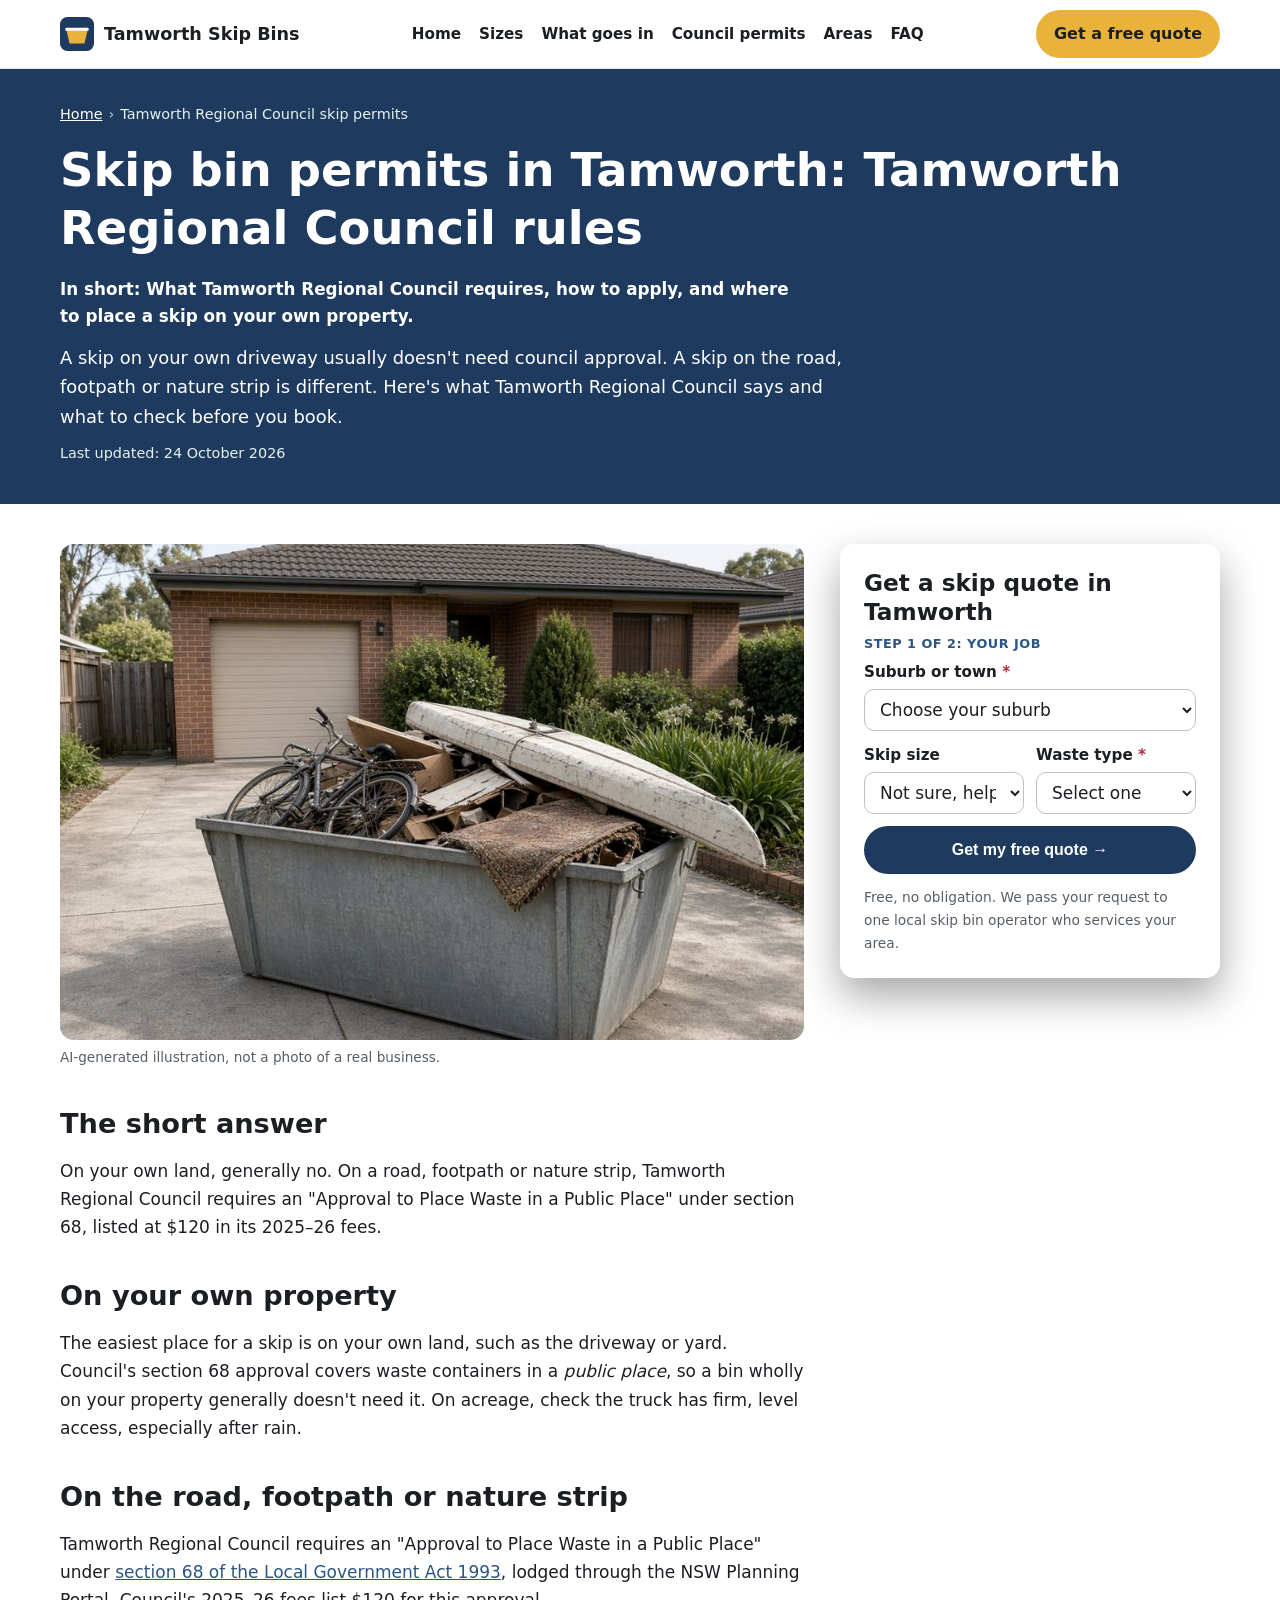
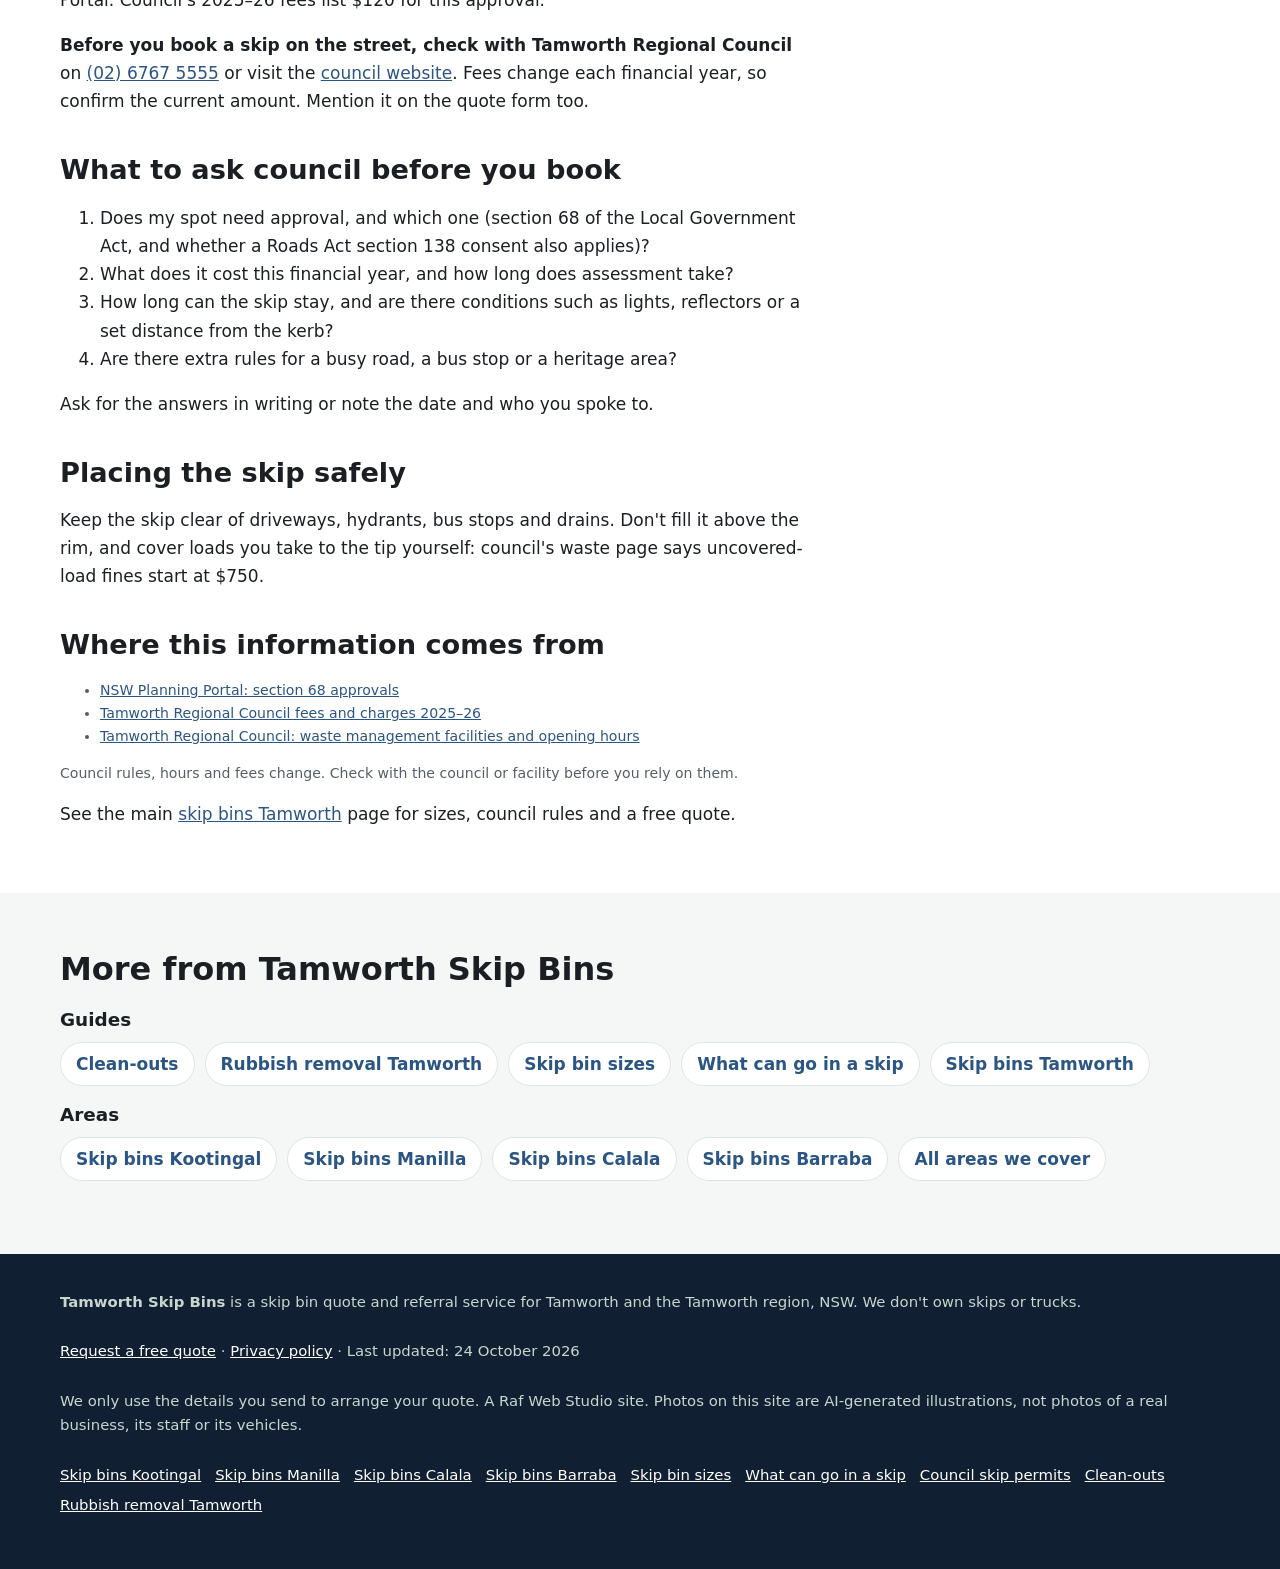
<file: skip-bin-council-permit/index.html>
<!doctype html>
<html lang="en-AU">
<head>
<meta charset="utf-8">
<meta name="viewport" content="width=device-width, initial-scale=1">
<title>Skip Bin Permit Tamworth | Tamworth Regional Council Rules for Skips on the Street</title>
<meta name="description" content="Do you need a permit to put a skip bin on the road in Tamworth? What Tamworth Regional Council requires, how to apply, and where to place a skip on your own property.">
<link rel="canonical" href="https://tamworthskipbins.com/skip-bin-council-permit/">
<link rel="icon" href="/favicon.svg" type="image/svg+xml">
<meta name="theme-color" content="#1e3a5f">
<meta property="og:type" content="article">
<meta property="og:locale" content="en_AU">
<meta property="og:site_name" content="Tamworth Skip Bins">
<meta property="og:title" content="Skip Bin Permit Tamworth | Tamworth Regional Council Rules for Skips on the Street">
<meta property="og:description" content="Do you need a permit to put a skip bin on the road in Tamworth? What Tamworth Regional Council requires, how to apply, and where to place a skip on your own property.">
<meta property="og:url" content="https://tamworthskipbins.com/skip-bin-council-permit/">
<meta property="og:image" content="https://tamworthskipbins.com/img/hero.jpg">
<meta name="twitter:card" content="summary_large_image">
<script>document.documentElement.classList.add('js')</script>
<link rel="stylesheet" href="/styles.css">

<!-- Google tag (gtag.js) -->
<script async src="https://www.googletagmanager.com/gtag/js?id=G-3WBT9X55MY"></script>
<script>
  window.dataLayer = window.dataLayer || [];
  function gtag(){dataLayer.push(arguments);}
  gtag('js', new Date());
  gtag('config', 'G-3WBT9X55MY');
</script>

<script type="application/ld+json">
{
 "@context": "https://schema.org",
 "@type": "WebPage",
 "@id": "https://tamworthskipbins.com/skip-bin-council-permit/#webpage",
 "url": "https://tamworthskipbins.com/skip-bin-council-permit/",
 "name": "Skip Bin Permit Tamworth | Tamworth Regional Council Rules for Skips on the Street",
 "description": "Do you need a permit to put a skip bin on the road in Tamworth? What Tamworth Regional Council requires, how to apply, and where to place a skip on your own property.",
 "inLanguage": "en-AU",
 "dateModified": "2026-10-24",
 "isPartOf": {
  "@id": "https://tamworthskipbins.com/#website"
 }
}
</script>
<script type="application/ld+json">
{
 "@context": "https://schema.org",
 "@type": "BreadcrumbList",
 "itemListElement": [
  {
   "@type": "ListItem",
   "position": 1,
   "name": "Home",
   "item": "https://tamworthskipbins.com/"
  },
  {
   "@type": "ListItem",
   "position": 2,
   "name": "Tamworth Regional Council skip permits",
   "item": "https://tamworthskipbins.com/skip-bin-council-permit/"
  }
 ]
}
</script>
<script type="application/ld+json">
{
 "@context": "https://schema.org",
 "@type": "Service",
 "@id": "https://tamworthskipbins.com/skip-bin-council-permit/#service",
 "name": "Skip bin placement advice in Tamworth",
 "serviceType": "Skip bin hire",
 "description": "Do you need a permit to put a skip bin on the road in Tamworth? What Tamworth Regional Council requires, how to apply, and where to place a skip on your own property.",
 "url": "https://tamworthskipbins.com/skip-bin-council-permit/",
 "provider": {
  "@type": "Organization",
  "name": "Tamworth Skip Bins",
  "url": "https://tamworthskipbins.com/"
 },
 "areaServed": [
  {
   "@type": "Place",
   "name": "Tamworth Regional Council, NSW"
  }
 ]
}
</script>
</head>
<body>
<a class="skip-link" href="#main">Skip to content</a>

<header class="site-header">
  <div class="wrap">
    <a class="brand" href="/" aria-label="Tamworth Skip Bins home">
      <svg viewBox="0 0 64 64" aria-hidden="true"><rect width="64" height="64" rx="14" fill="#1e3a5f"/><path d="M12 24h40l-6 26H18z" fill="#e9b23b"/><rect x="10" y="20" width="44" height="6" rx="2" fill="#fff"/></svg>
      Tamworth Skip Bins
    </a>
    <nav class="nav" aria-label="Main">
      <a href="/">Home</a>
      <a href="/skip-bin-sizes/">Sizes</a>
      <a href="/what-can-go-in-a-skip/">What goes in</a>
      <a href="/skip-bin-council-permit/">Council permits</a>
      <a href="/#areas">Areas</a>
      <a href="/#faq">FAQ</a>
    </nav>
    <a class="btn btn-call header-call" href="#quote">Get a free quote</a>
  </div>
</header>

<main id="main">
<section class="page-hero" aria-labelledby="h1">
  <div class="wrap">
    <nav class="crumbs" aria-label="Breadcrumb"><ol><li><a href="https://tamworthskipbins.com/">Home</a></li><li aria-current="page">Tamworth Regional Council skip permits</li></ol></nav>
    <h1 id="h1">Skip bin permits in Tamworth: Tamworth Regional Council rules</h1>
    <p class="summary">In short: What Tamworth Regional Council requires, how to apply, and where to place a skip on your own property.</p>
    <p class="lead">A skip on your own driveway usually doesn't need council approval. A skip on the road, footpath or nature strip is different. Here's what Tamworth Regional Council says and what to check before you book.</p>
    <p class="updated">Last updated: 24 October 2026</p>
  </div>
</section>
<div class="wrap page-grid">
  <article class="page-body">
<figure><img src="/img/card-home.jpg" width="900" height="600" style="aspect-ratio:3/2;object-fit:cover" alt="Illustration of a skip bin outside a home" decoding="async"><figcaption>AI-generated illustration, not a photo of a real business.</figcaption></figure>
<h2>The short answer</h2>
<p>On your own land, generally no. On a road, footpath or nature strip, Tamworth Regional Council requires an "Approval to Place Waste in a Public Place" under section 68, listed at $120 in its 2025–26 fees.</p>
<h2>On your own property</h2>
<p>The easiest place for a skip is on your own land, such as the driveway or yard. Council's section 68 approval covers waste containers in a <em>public place</em>, so a bin wholly on your property generally doesn't need it. On acreage, check the truck has firm, level access, especially after rain.</p>
<h2>On the road, footpath or nature strip</h2>
<p>Tamworth Regional Council requires an "Approval to Place Waste in a Public Place" under <a href="https://www.planningportal.nsw.gov.au/development-and-assessment/additional-approvals-applications/section-68-approvals" rel="noopener">section 68 of the Local Government Act 1993</a>, lodged through the NSW Planning Portal. Council's 2025–26 fees list $120 for this approval.</p>
    <p><strong>Before you book a skip on the street, check with Tamworth Regional Council</strong> on <a href="tel:0267675555">(02) 6767 5555</a> or visit the <a href="https://www.tamworth.nsw.gov.au/" rel="noopener">council website</a>. Fees change each financial year, so confirm the current amount. Mention it on the quote form too.</p>
<h2>What to ask council before you book</h2>
<ol><li>Does my spot need approval, and which one (section 68 of the Local Government Act, and whether a Roads Act section 138 consent also applies)?</li><li>What does it cost this financial year, and how long does assessment take?</li><li>How long can the skip stay, and are there conditions such as lights, reflectors or a set distance from the kerb?</li><li>Are there extra rules for a busy road, a bus stop or a heritage area?</li></ol><p>Ask for the answers in writing or note the date and who you spoke to.</p>
<h2>Placing the skip safely</h2>
<p>Keep the skip clear of driveways, hydrants, bus stops and drains. Don't fill it above the rim, and cover loads you take to the tip yourself: council's waste page says uncovered-load fines start at $750.</p>
<h2>Where this information comes from</h2>
<ul class="sources"><li><a href="https://www.planningportal.nsw.gov.au/development-and-assessment/additional-approvals-applications/section-68-approvals" rel="noopener">NSW Planning Portal: section 68 approvals</a></li><li><a href="https://www.tamworth.nsw.gov.au/" rel="noopener">Tamworth Regional Council fees and charges 2025–26</a></li><li><a href="https://www.tamworth.nsw.gov.au/live/waste-and-recycling/waste-management-facilities" rel="noopener">Tamworth Regional Council: waste management facilities and opening hours</a></li></ul>
<p class="sources">Council rules, hours and fees change. Check with the council or facility before you rely on them.</p>

<p class="home-link">See the main <a href="/">skip bins Tamworth</a> page for sizes, council rules and a free quote.</p>
  </article>
  <aside class="page-aside">
    <div class="hero-form-card" id="quote">
      <h2 id="quote-h">Get a skip quote in Tamworth</h2>
      <form class="quote-form two-step" id="quote-form" action="https://formsubmit.co/8bd3906ddddba58fffa623de23014cd9" method="post" novalidate>
        <input type="hidden" name="_subject" value="New quote request – tamworthskipbins.com">
        <input type="hidden" name="_captcha" value="true">
        <input type="hidden" name="_template" value="table">
        <input type="hidden" name="_next" value="https://tamworthskipbins.com/thanks.html">
        <input type="hidden" name="_autoresponse" value="Thanks for your skip bin request. We&#x27;ve received it and are passing it to a local operator, who&#x27;ll be in touch shortly with availability and a price.">
        <input type="text" name="_honey" style="display:none" tabindex="-1" autocomplete="off" aria-hidden="true">
        <input type="hidden" name="source" value="tamworthskipbins.com">
        <input type="hidden" name="page" value="/skip-bin-council-permit/">
        <fieldset class="step step-1">
          <legend class="step-label">Step 1 of 2: your job</legend>
          <div class="full"><label for="suburb">Suburb or town <span class="req" aria-hidden="true">*</span></label>
            <select id="suburb" name="suburb" required><option value="">Choose your suburb</option><option>Tamworth</option><option>East Tamworth</option><option>West Tamworth</option><option>North Tamworth</option><option>South Tamworth</option><option>Hillvue</option><option>Westdale</option><option>Oxley Vale</option><option>Calala</option><option>Taminda</option><option>Nemingha</option><option>Kootingal</option><option>Moonbi</option><option>Hallsville</option><option>Moore Creek</option><option>Duri</option><option>Attunga</option><option>Manilla</option><option>Barraba</option><option>Woolomin</option><option>Bendemeer</option><option value="Other">Other (tell us below)</option></select></div>
          <div class="full other-wrap"><label for="suburb_other">Other suburb or town</label><input id="suburb_other" name="suburb_other" type="text" autocomplete="address-level2"></div>
          <div><label for="size">Skip size</label>
            <select id="size" name="skip_size"><option value="Not sure">Not sure, help me choose</option><option>Skip bag (about 1 m³)</option><option>2 m³</option><option>3 m³</option><option>4 m³</option><option>6 m³</option><option>8 m³</option><option>9 m³</option><option>10–12 m³</option><option>Larger / hook-lift</option></select></div>
          <div><label for="waste">Waste type <span class="req" aria-hidden="true">*</span></label>
            <select id="waste" name="waste_type" required><option value="">Select one</option><option>General household</option><option>Green waste</option><option>Mixed renovation / building</option><option>Soil, concrete or bricks</option><option>Mixed, not sure</option><option>May contain asbestos</option></select></div>
          <div class="full js-only"><button class="btn btn-primary btn-block" type="button" id="to-step-2">Get my free quote →</button></div>
          <p class="microcopy full">Free, no obligation. We pass your request to one local skip bin operator who services your area.</p>
          <p class="form-error full" id="step1-error" role="alert" hidden>Please choose your suburb and waste type.</p>
        </fieldset>
        <fieldset class="step step-2" id="step-2">
          <legend class="step-label">Step 2 of 2: your details</legend>
          <div><label for="name">Name <span class="req" aria-hidden="true">*</span></label><input id="name" name="name" type="text" autocomplete="name" required></div>
          <div><label for="phone">Phone <span class="req" aria-hidden="true">*</span></label><input id="phone" name="phone" type="tel" autocomplete="tel" inputmode="tel" required></div>
          <div><label for="email">Email</label><input id="email" name="email" type="email" autocomplete="email"></div>
          <div><label for="date">Delivery date</label><input id="date" name="preferred_date" type="date"></div>
          <div class="full"><label for="message">Anything else?</label><textarea id="message" name="message" rows="2" placeholder="e.g. Federation reno, horse property, mini skip for a weekend"></textarea></div>
          <p class="consent full">By sending this form you agree we can share your details with one local skip bin operator so they can quote for your job. See our <a href="/privacy.html">privacy policy</a>.</p>
          <div class="full step2-actions"><button class="btn btn-primary" type="submit">Send my quote request</button><button class="btn-link js-only" type="button" id="back-1">← Back</button></div>
        </fieldset>
      </form>
    </div>
  </aside>
</div>
<section class="alt" aria-labelledby="more-h">
  <div class="wrap">
    <h2 id="more-h">More from Tamworth Skip Bins</h2>
    <h3>Guides</h3>
    <ul class="link-list"><li><a href="/clean-outs/">Clean-outs</a></li><li><a href="/rubbish-removal-tamworth/">Rubbish removal Tamworth</a></li><li><a href="/skip-bin-sizes/">Skip bin sizes</a></li><li><a href="/what-can-go-in-a-skip/">What can go in a skip</a></li><li><a href="/">Skip bins Tamworth</a></li></ul>
    <h3>Areas</h3>
    <ul class="link-list"><li><a href="/skip-bins-kootingal/">Skip bins Kootingal</a></li><li><a href="/skip-bins-manilla/">Skip bins Manilla</a></li><li><a href="/skip-bins-calala/">Skip bins Calala</a></li><li><a href="/skip-bins-barraba/">Skip bins Barraba</a></li><li><a href="/#areas">All areas we cover</a></li></ul>
  </div>
</section>
</main>

<footer class="site-footer">
  <div class="wrap">
    <p><strong>Tamworth Skip Bins</strong> is a skip bin quote and referral service for Tamworth and the Tamworth region, NSW. We don't own skips or trucks.</p>
    <p><a href="#quote">Request a free quote</a> · <a href="/privacy.html">Privacy policy</a> · Last updated: 24 October 2026</p>
    <p>We only use the details you send to arrange your quote. A Raf Web Studio site. Photos on this site are AI-generated illustrations, not photos of a real business, its staff or its vehicles.</p>
    <p class="footer-links"><a href="/skip-bins-kootingal/">Skip bins Kootingal</a> <a href="/skip-bins-manilla/">Skip bins Manilla</a> <a href="/skip-bins-calala/">Skip bins Calala</a> <a href="/skip-bins-barraba/">Skip bins Barraba</a> <a href="/skip-bin-sizes/">Skip bin sizes</a> <a href="/what-can-go-in-a-skip/">What can go in a skip</a> <a href="/skip-bin-council-permit/">Council skip permits</a> <a href="/clean-outs/">Clean-outs</a> <a href="/rubbish-removal-tamworth/">Rubbish removal Tamworth</a></p>
  </div>
</footer>

<div class="mobile-call" aria-label="Quick contact">
  <a class="btn btn-call" href="#quote">Get a free quote</a>
</div>
<script src="/form.js" defer></script>
</body>
</html>
</file>
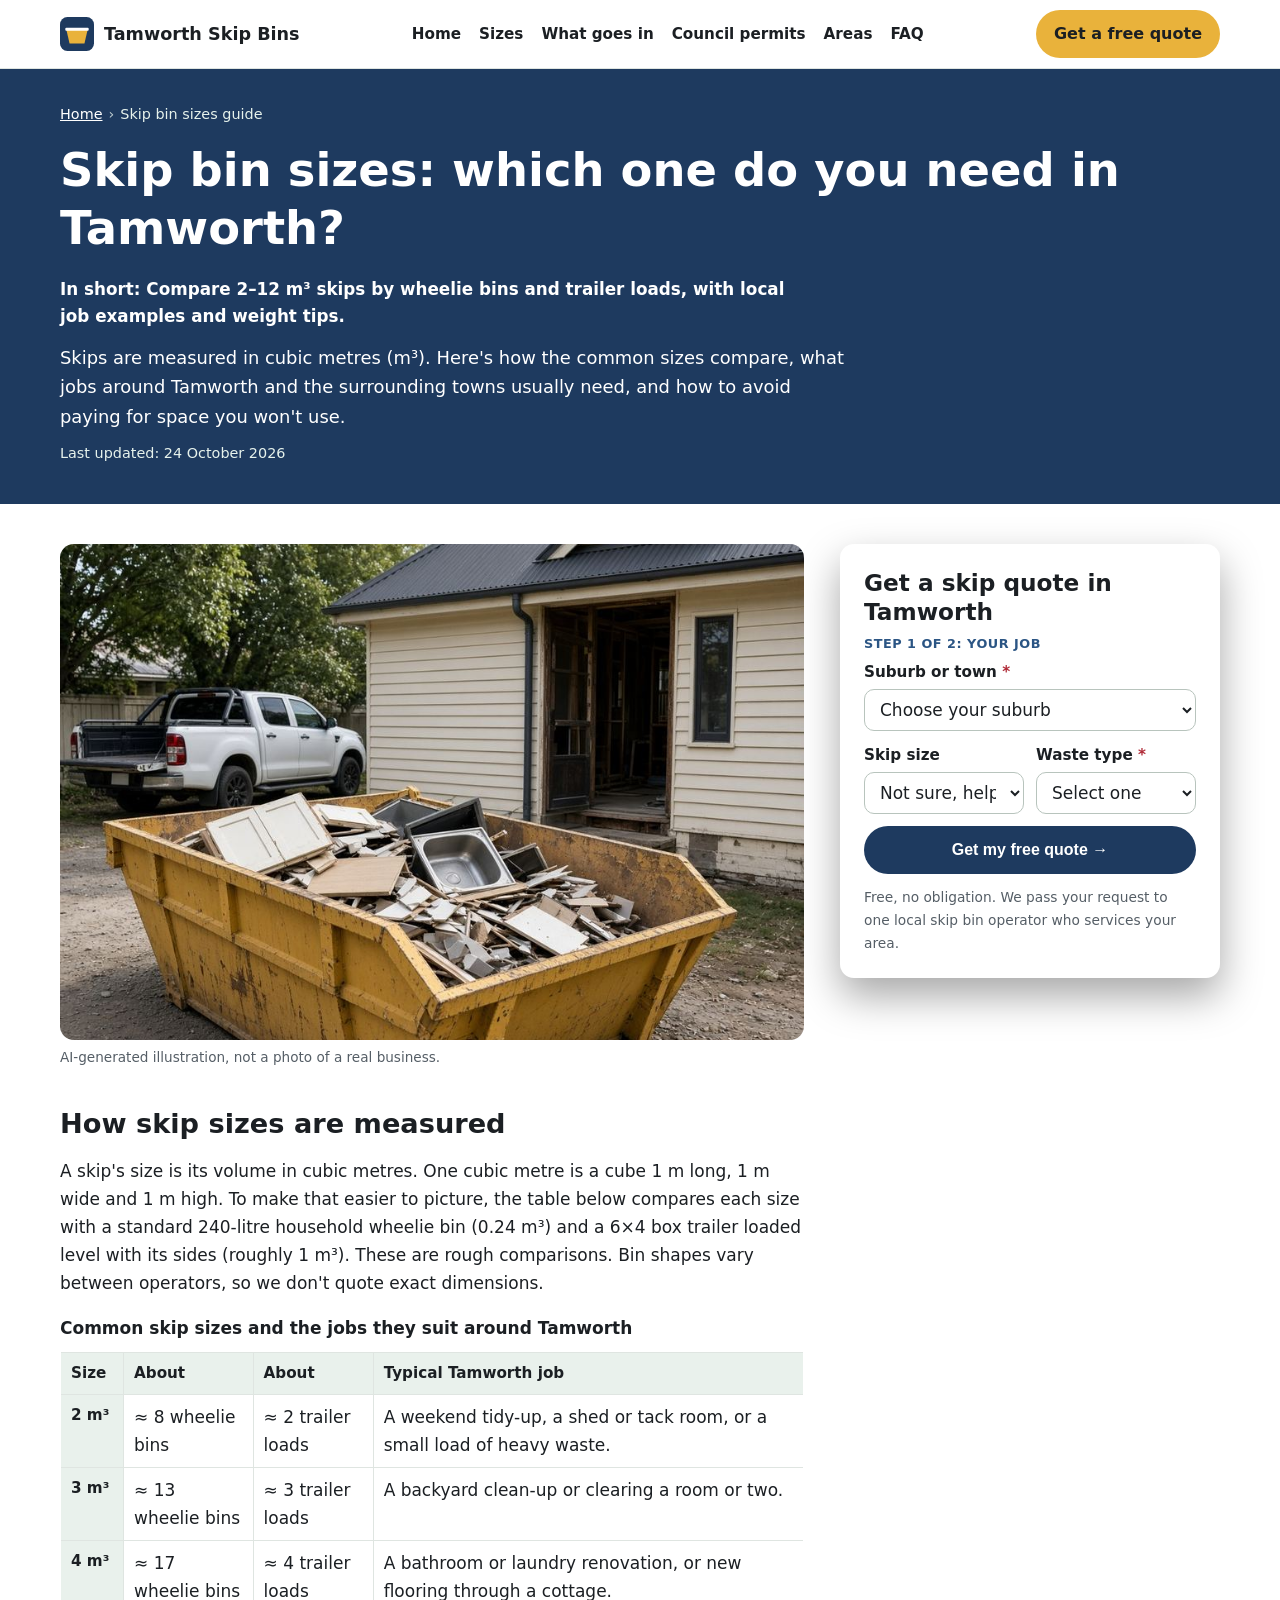
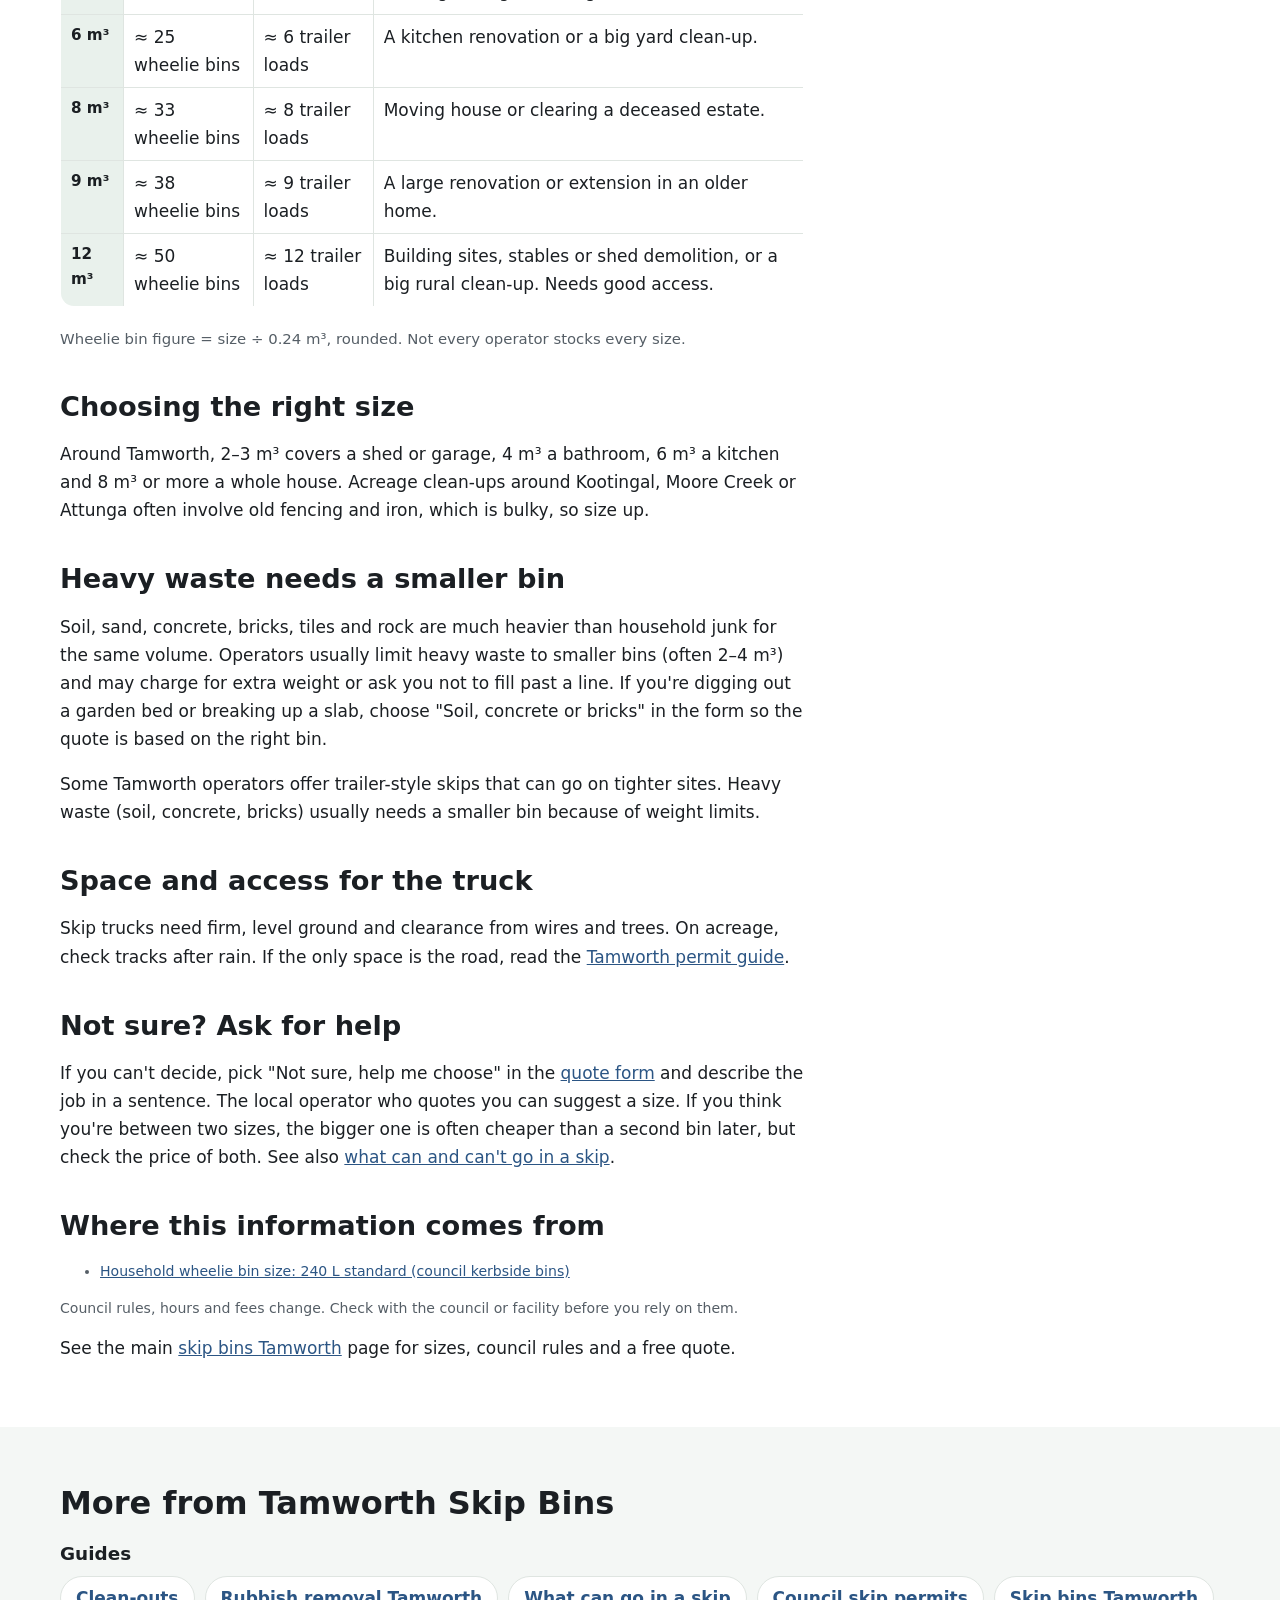
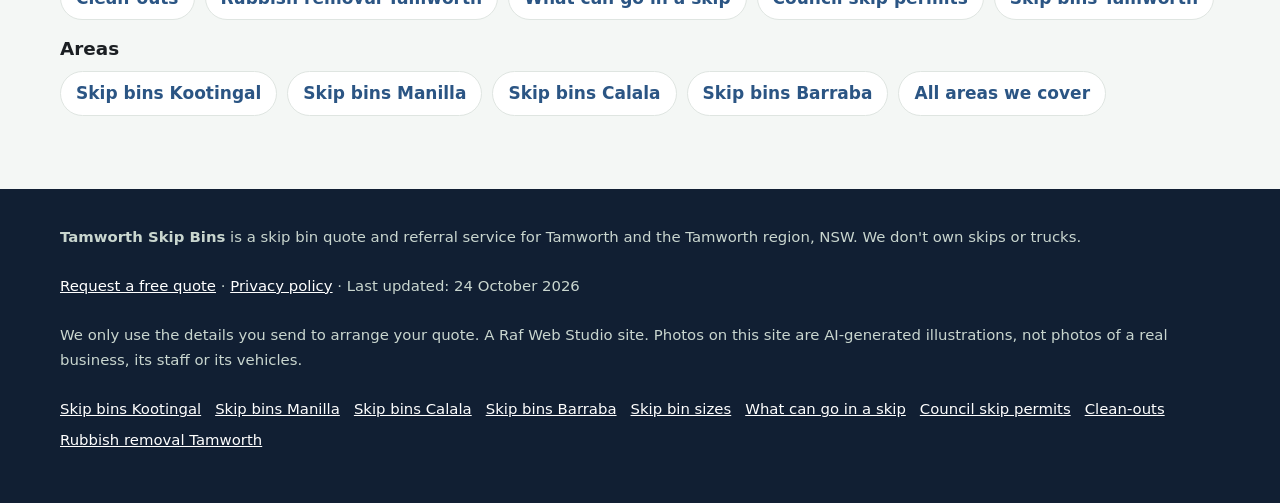
<file: skip-bin-sizes/index.html>
<!doctype html>
<html lang="en-AU">
<head>
<meta charset="utf-8">
<meta name="viewport" content="width=device-width, initial-scale=1">
<title>Skip Bin Sizes Guide for Tamworth | 2 m³ to 12 m³ Explained</title>
<meta name="description" content="What size skip bin do you need in Tamworth? Compare 2–12 m³ skips by wheelie bins and trailer loads, with local job examples and weight tips.">
<link rel="canonical" href="https://tamworthskipbins.com/skip-bin-sizes/">
<link rel="icon" href="/favicon.svg" type="image/svg+xml">
<meta name="theme-color" content="#1e3a5f">
<meta property="og:type" content="article">
<meta property="og:locale" content="en_AU">
<meta property="og:site_name" content="Tamworth Skip Bins">
<meta property="og:title" content="Skip Bin Sizes Guide for Tamworth | 2 m³ to 12 m³ Explained">
<meta property="og:description" content="What size skip bin do you need in Tamworth? Compare 2–12 m³ skips by wheelie bins and trailer loads, with local job examples and weight tips.">
<meta property="og:url" content="https://tamworthskipbins.com/skip-bin-sizes/">
<meta property="og:image" content="https://tamworthskipbins.com/img/hero.jpg">
<meta name="twitter:card" content="summary_large_image">
<script>document.documentElement.classList.add('js')</script>
<link rel="stylesheet" href="/styles.css">

<!-- Google tag (gtag.js) -->
<script async src="https://www.googletagmanager.com/gtag/js?id=G-3WBT9X55MY"></script>
<script>
  window.dataLayer = window.dataLayer || [];
  function gtag(){dataLayer.push(arguments);}
  gtag('js', new Date());
  gtag('config', 'G-3WBT9X55MY');
</script>

<script type="application/ld+json">
{
 "@context": "https://schema.org",
 "@type": "WebPage",
 "@id": "https://tamworthskipbins.com/skip-bin-sizes/#webpage",
 "url": "https://tamworthskipbins.com/skip-bin-sizes/",
 "name": "Skip Bin Sizes Guide for Tamworth | 2 m³ to 12 m³ Explained",
 "description": "What size skip bin do you need in Tamworth? Compare 2–12 m³ skips by wheelie bins and trailer loads, with local job examples and weight tips.",
 "inLanguage": "en-AU",
 "dateModified": "2026-10-24",
 "isPartOf": {
  "@id": "https://tamworthskipbins.com/#website"
 }
}
</script>
<script type="application/ld+json">
{
 "@context": "https://schema.org",
 "@type": "BreadcrumbList",
 "itemListElement": [
  {
   "@type": "ListItem",
   "position": 1,
   "name": "Home",
   "item": "https://tamworthskipbins.com/"
  },
  {
   "@type": "ListItem",
   "position": 2,
   "name": "Skip bin sizes guide",
   "item": "https://tamworthskipbins.com/skip-bin-sizes/"
  }
 ]
}
</script>
<script type="application/ld+json">
{
 "@context": "https://schema.org",
 "@type": "Service",
 "@id": "https://tamworthskipbins.com/skip-bin-sizes/#service",
 "name": "Skip bin size advice and quotes in Tamworth",
 "serviceType": "Skip bin hire",
 "description": "What size skip bin do you need in Tamworth? Compare 2–12 m³ skips by wheelie bins and trailer loads, with local job examples and weight tips.",
 "url": "https://tamworthskipbins.com/skip-bin-sizes/",
 "provider": {
  "@type": "Organization",
  "name": "Tamworth Skip Bins",
  "url": "https://tamworthskipbins.com/"
 },
 "areaServed": [
  {
   "@type": "Place",
   "name": "Tamworth, NSW"
  }
 ]
}
</script>
</head>
<body>
<a class="skip-link" href="#main">Skip to content</a>

<header class="site-header">
  <div class="wrap">
    <a class="brand" href="/" aria-label="Tamworth Skip Bins home">
      <svg viewBox="0 0 64 64" aria-hidden="true"><rect width="64" height="64" rx="14" fill="#1e3a5f"/><path d="M12 24h40l-6 26H18z" fill="#e9b23b"/><rect x="10" y="20" width="44" height="6" rx="2" fill="#fff"/></svg>
      Tamworth Skip Bins
    </a>
    <nav class="nav" aria-label="Main">
      <a href="/">Home</a>
      <a href="/skip-bin-sizes/">Sizes</a>
      <a href="/what-can-go-in-a-skip/">What goes in</a>
      <a href="/skip-bin-council-permit/">Council permits</a>
      <a href="/#areas">Areas</a>
      <a href="/#faq">FAQ</a>
    </nav>
    <a class="btn btn-call header-call" href="#quote">Get a free quote</a>
  </div>
</header>

<main id="main">
<section class="page-hero" aria-labelledby="h1">
  <div class="wrap">
    <nav class="crumbs" aria-label="Breadcrumb"><ol><li><a href="https://tamworthskipbins.com/">Home</a></li><li aria-current="page">Skip bin sizes guide</li></ol></nav>
    <h1 id="h1">Skip bin sizes: which one do you need in Tamworth?</h1>
    <p class="summary">In short: Compare 2–12 m³ skips by wheelie bins and trailer loads, with local job examples and weight tips.</p>
    <p class="lead">Skips are measured in cubic metres (m³). Here's how the common sizes compare, what jobs around Tamworth and the surrounding towns usually need, and how to avoid paying for space you won't use.</p>
    <p class="updated">Last updated: 24 October 2026</p>
  </div>
</section>
<div class="wrap page-grid">
  <article class="page-body">
<figure><img src="/img/card-reno.jpg" width="900" height="600" style="aspect-ratio:3/2;object-fit:cover" alt="Illustration of a skip bin with renovation waste" decoding="async"><figcaption>AI-generated illustration, not a photo of a real business.</figcaption></figure>
<h2>How skip sizes are measured</h2>
<p>A skip's size is its volume in cubic metres. One cubic metre is a cube 1 m long, 1 m wide and 1 m high. To make that easier to picture, the table below compares each size with a standard 240-litre household wheelie bin (0.24 m³) and a 6×4 box trailer loaded level with its sides (roughly 1 m³). These are rough comparisons. Bin shapes vary between operators, so we don't quote exact dimensions.</p>
<div class="table-scroll"><table><caption>Common skip sizes and the jobs they suit around Tamworth</caption><thead><tr><th scope="col">Size</th><th scope="col">About</th><th scope="col">About</th><th scope="col">Typical Tamworth job</th></tr></thead><tbody><tr><th scope="row">2 m³</th><td>≈ 8 wheelie bins</td><td>≈ 2 trailer loads</td><td>A weekend tidy-up, a shed or tack room, or a small load of heavy waste.</td></tr><tr><th scope="row">3 m³</th><td>≈ 13 wheelie bins</td><td>≈ 3 trailer loads</td><td>A backyard clean-up or clearing a room or two.</td></tr><tr><th scope="row">4 m³</th><td>≈ 17 wheelie bins</td><td>≈ 4 trailer loads</td><td>A bathroom or laundry renovation, or new flooring through a cottage.</td></tr><tr><th scope="row">6 m³</th><td>≈ 25 wheelie bins</td><td>≈ 6 trailer loads</td><td>A kitchen renovation or a big yard clean-up.</td></tr><tr><th scope="row">8 m³</th><td>≈ 33 wheelie bins</td><td>≈ 8 trailer loads</td><td>Moving house or clearing a deceased estate.</td></tr><tr><th scope="row">9 m³</th><td>≈ 38 wheelie bins</td><td>≈ 9 trailer loads</td><td>A large renovation or extension in an older home.</td></tr><tr><th scope="row">12 m³</th><td>≈ 50 wheelie bins</td><td>≈ 12 trailer loads</td><td>Building sites, stables or shed demolition, or a big rural clean-up. Needs good access.</td></tr></tbody></table></div>
<p class="note">Wheelie bin figure = size ÷ 0.24 m³, rounded. Not every operator stocks every size.</p>
<h2>Choosing the right size</h2>
<p>Around Tamworth, 2–3 m³ covers a shed or garage, 4 m³ a bathroom, 6 m³ a kitchen and 8 m³ or more a whole house. Acreage clean-ups around Kootingal, Moore Creek or Attunga often involve old fencing and iron, which is bulky, so size up.</p>
<h2>Heavy waste needs a smaller bin</h2>
<p>Soil, sand, concrete, bricks, tiles and rock are much heavier than household junk for the same volume. Operators usually limit heavy waste to smaller bins (often 2–4 m³) and may charge for extra weight or ask you not to fill past a line. If you're digging out a garden bed or breaking up a slab, choose "Soil, concrete or bricks" in the form so the quote is based on the right bin.</p><p>Some Tamworth operators offer trailer-style skips that can go on tighter sites. Heavy waste (soil, concrete, bricks) usually needs a smaller bin because of weight limits.</p>
<h2>Space and access for the truck</h2>
<p>Skip trucks need firm, level ground and clearance from wires and trees. On acreage, check tracks after rain. If the only space is the road, read the <a href="/skip-bin-council-permit/">Tamworth permit guide</a>.</p>
<h2>Not sure? Ask for help</h2>
<p>If you can't decide, pick "Not sure, help me choose" in the <a href="#quote">quote form</a> and describe the job in a sentence. The local operator who quotes you can suggest a size. If you think you're between two sizes, the bigger one is often cheaper than a second bin later, but check the price of both. See also <a href="/what-can-go-in-a-skip/">what can and can't go in a skip</a>.</p>
<h2>Where this information comes from</h2>
<ul class="sources"><li><a href="https://www.tamworth.nsw.gov.au/" rel="noopener">Household wheelie bin size: 240 L standard (council kerbside bins)</a></li></ul>
<p class="sources">Council rules, hours and fees change. Check with the council or facility before you rely on them.</p>

<p class="home-link">See the main <a href="/">skip bins Tamworth</a> page for sizes, council rules and a free quote.</p>
  </article>
  <aside class="page-aside">
    <div class="hero-form-card" id="quote">
      <h2 id="quote-h">Get a skip quote in Tamworth</h2>
      <form class="quote-form two-step" id="quote-form" action="https://formsubmit.co/8bd3906ddddba58fffa623de23014cd9" method="post" novalidate>
        <input type="hidden" name="_subject" value="New quote request – tamworthskipbins.com">
        <input type="hidden" name="_captcha" value="true">
        <input type="hidden" name="_template" value="table">
        <input type="hidden" name="_next" value="https://tamworthskipbins.com/thanks.html">
        <input type="hidden" name="_autoresponse" value="Thanks for your skip bin request. We&#x27;ve received it and are passing it to a local operator, who&#x27;ll be in touch shortly with availability and a price.">
        <input type="text" name="_honey" style="display:none" tabindex="-1" autocomplete="off" aria-hidden="true">
        <input type="hidden" name="source" value="tamworthskipbins.com">
        <input type="hidden" name="page" value="/skip-bin-sizes/">
        <fieldset class="step step-1">
          <legend class="step-label">Step 1 of 2: your job</legend>
          <div class="full"><label for="suburb">Suburb or town <span class="req" aria-hidden="true">*</span></label>
            <select id="suburb" name="suburb" required><option value="">Choose your suburb</option><option>Tamworth</option><option>East Tamworth</option><option>West Tamworth</option><option>North Tamworth</option><option>South Tamworth</option><option>Hillvue</option><option>Westdale</option><option>Oxley Vale</option><option>Calala</option><option>Taminda</option><option>Nemingha</option><option>Kootingal</option><option>Moonbi</option><option>Hallsville</option><option>Moore Creek</option><option>Duri</option><option>Attunga</option><option>Manilla</option><option>Barraba</option><option>Woolomin</option><option>Bendemeer</option><option value="Other">Other (tell us below)</option></select></div>
          <div class="full other-wrap"><label for="suburb_other">Other suburb or town</label><input id="suburb_other" name="suburb_other" type="text" autocomplete="address-level2"></div>
          <div><label for="size">Skip size</label>
            <select id="size" name="skip_size"><option value="Not sure">Not sure, help me choose</option><option>Skip bag (about 1 m³)</option><option>2 m³</option><option>3 m³</option><option>4 m³</option><option>6 m³</option><option>8 m³</option><option>9 m³</option><option>10–12 m³</option><option>Larger / hook-lift</option></select></div>
          <div><label for="waste">Waste type <span class="req" aria-hidden="true">*</span></label>
            <select id="waste" name="waste_type" required><option value="">Select one</option><option>General household</option><option>Green waste</option><option>Mixed renovation / building</option><option>Soil, concrete or bricks</option><option>Mixed, not sure</option><option>May contain asbestos</option></select></div>
          <div class="full js-only"><button class="btn btn-primary btn-block" type="button" id="to-step-2">Get my free quote →</button></div>
          <p class="microcopy full">Free, no obligation. We pass your request to one local skip bin operator who services your area.</p>
          <p class="form-error full" id="step1-error" role="alert" hidden>Please choose your suburb and waste type.</p>
        </fieldset>
        <fieldset class="step step-2" id="step-2">
          <legend class="step-label">Step 2 of 2: your details</legend>
          <div><label for="name">Name <span class="req" aria-hidden="true">*</span></label><input id="name" name="name" type="text" autocomplete="name" required></div>
          <div><label for="phone">Phone <span class="req" aria-hidden="true">*</span></label><input id="phone" name="phone" type="tel" autocomplete="tel" inputmode="tel" required></div>
          <div><label for="email">Email</label><input id="email" name="email" type="email" autocomplete="email"></div>
          <div><label for="date">Delivery date</label><input id="date" name="preferred_date" type="date"></div>
          <div class="full"><label for="message">Anything else?</label><textarea id="message" name="message" rows="2" placeholder="e.g. Federation reno, horse property, mini skip for a weekend"></textarea></div>
          <p class="consent full">By sending this form you agree we can share your details with one local skip bin operator so they can quote for your job. See our <a href="/privacy.html">privacy policy</a>.</p>
          <div class="full step2-actions"><button class="btn btn-primary" type="submit">Send my quote request</button><button class="btn-link js-only" type="button" id="back-1">← Back</button></div>
        </fieldset>
      </form>
    </div>
  </aside>
</div>
<section class="alt" aria-labelledby="more-h">
  <div class="wrap">
    <h2 id="more-h">More from Tamworth Skip Bins</h2>
    <h3>Guides</h3>
    <ul class="link-list"><li><a href="/clean-outs/">Clean-outs</a></li><li><a href="/rubbish-removal-tamworth/">Rubbish removal Tamworth</a></li><li><a href="/what-can-go-in-a-skip/">What can go in a skip</a></li><li><a href="/skip-bin-council-permit/">Council skip permits</a></li><li><a href="/">Skip bins Tamworth</a></li></ul>
    <h3>Areas</h3>
    <ul class="link-list"><li><a href="/skip-bins-kootingal/">Skip bins Kootingal</a></li><li><a href="/skip-bins-manilla/">Skip bins Manilla</a></li><li><a href="/skip-bins-calala/">Skip bins Calala</a></li><li><a href="/skip-bins-barraba/">Skip bins Barraba</a></li><li><a href="/#areas">All areas we cover</a></li></ul>
  </div>
</section>
</main>

<footer class="site-footer">
  <div class="wrap">
    <p><strong>Tamworth Skip Bins</strong> is a skip bin quote and referral service for Tamworth and the Tamworth region, NSW. We don't own skips or trucks.</p>
    <p><a href="#quote">Request a free quote</a> · <a href="/privacy.html">Privacy policy</a> · Last updated: 24 October 2026</p>
    <p>We only use the details you send to arrange your quote. A Raf Web Studio site. Photos on this site are AI-generated illustrations, not photos of a real business, its staff or its vehicles.</p>
    <p class="footer-links"><a href="/skip-bins-kootingal/">Skip bins Kootingal</a> <a href="/skip-bins-manilla/">Skip bins Manilla</a> <a href="/skip-bins-calala/">Skip bins Calala</a> <a href="/skip-bins-barraba/">Skip bins Barraba</a> <a href="/skip-bin-sizes/">Skip bin sizes</a> <a href="/what-can-go-in-a-skip/">What can go in a skip</a> <a href="/skip-bin-council-permit/">Council skip permits</a> <a href="/clean-outs/">Clean-outs</a> <a href="/rubbish-removal-tamworth/">Rubbish removal Tamworth</a></p>
  </div>
</footer>

<div class="mobile-call" aria-label="Quick contact">
  <a class="btn btn-call" href="#quote">Get a free quote</a>
</div>
<script src="/form.js" defer></script>
</body>
</html>
</file>
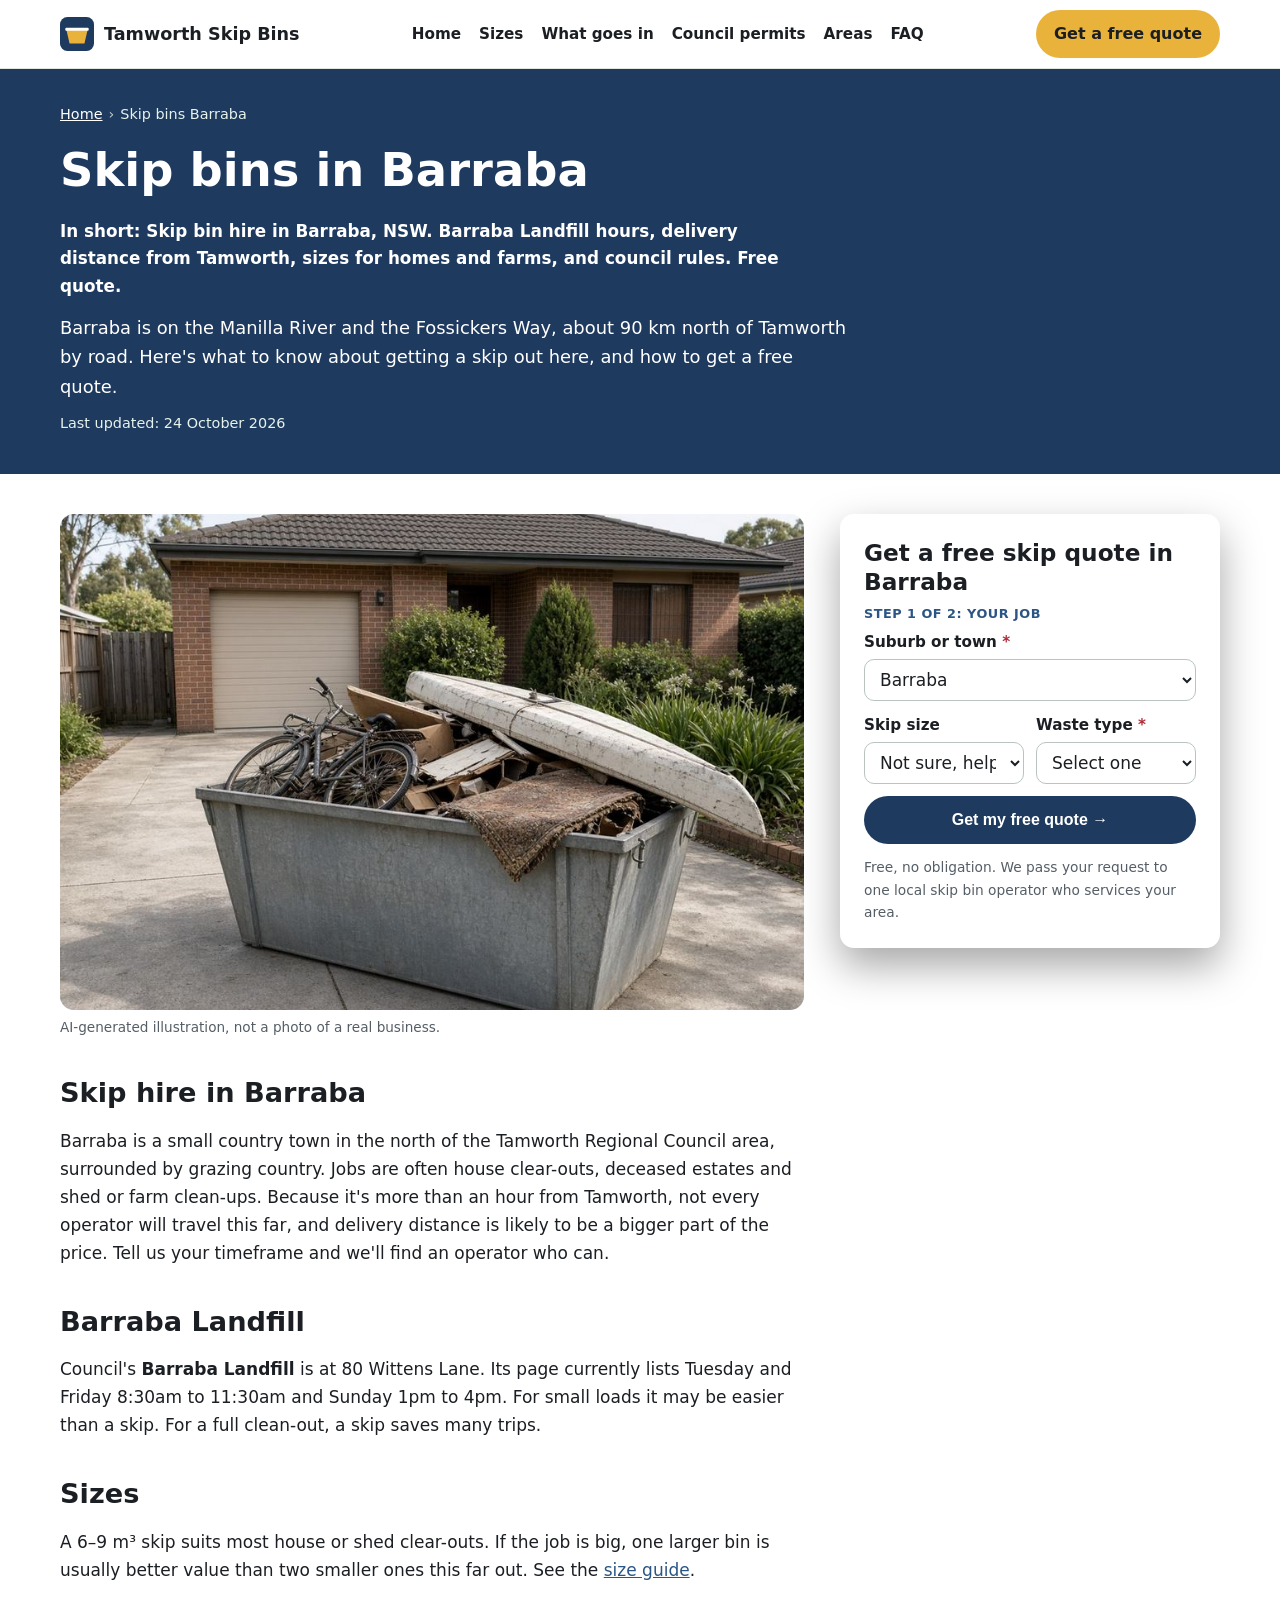
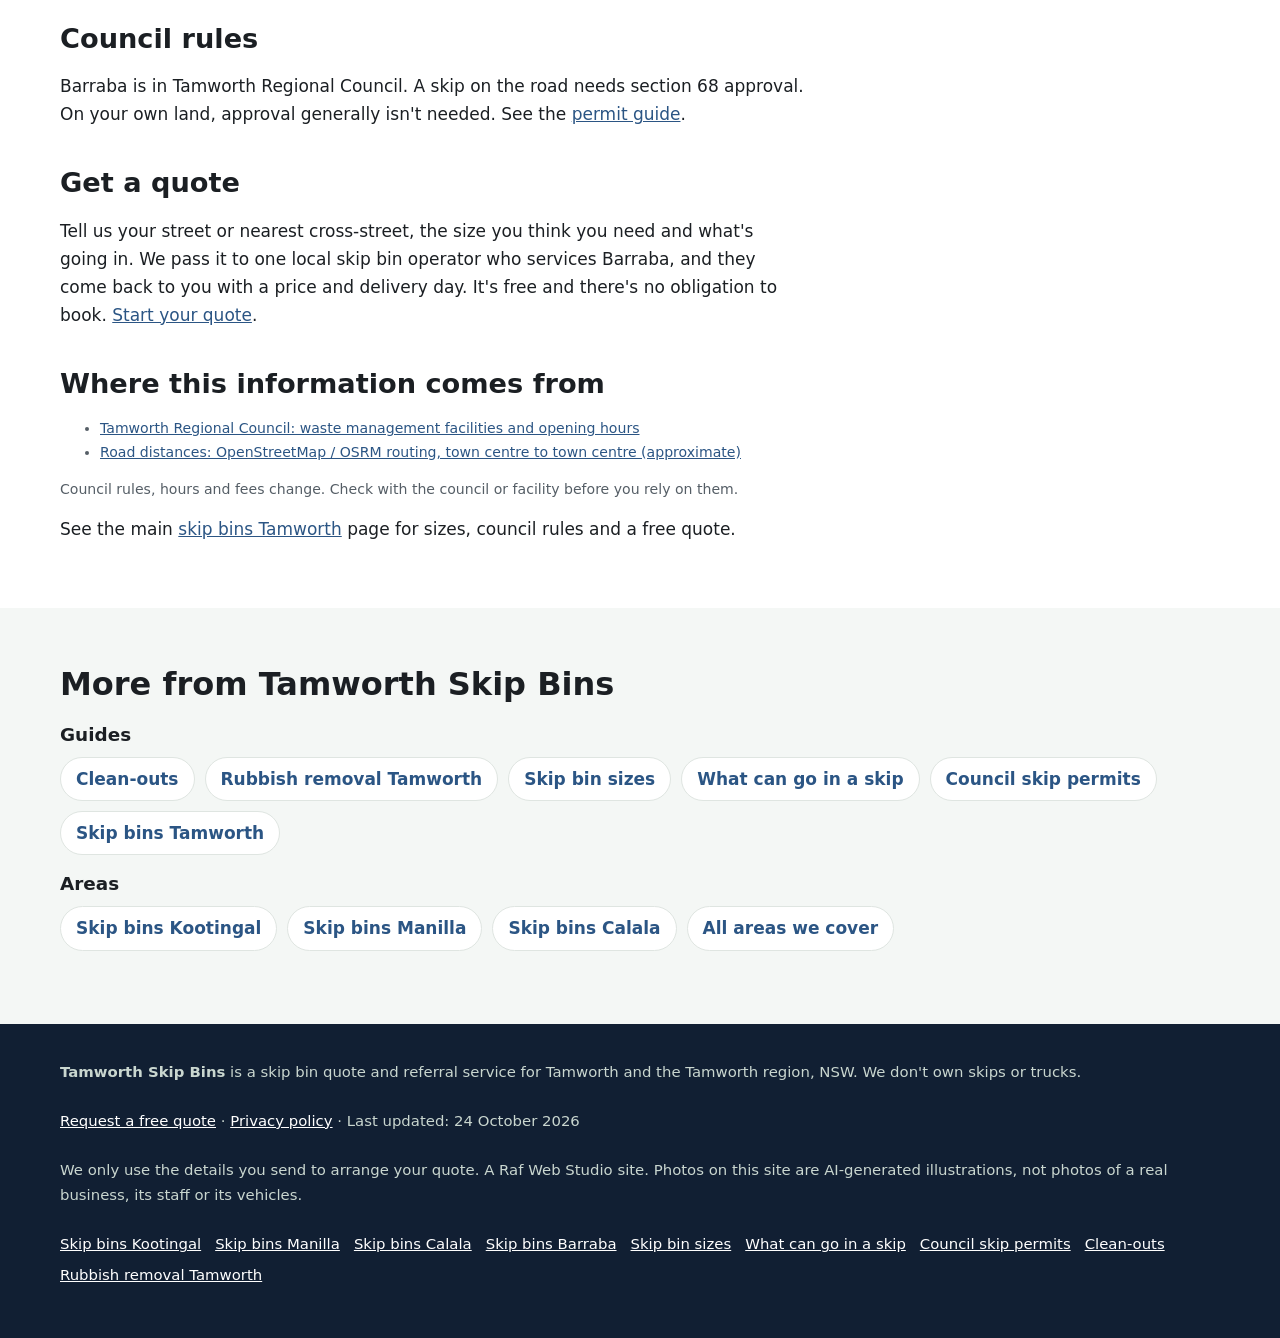
<file: skip-bins-barraba/index.html>
<!doctype html>
<html lang="en-AU">
<head>
<meta charset="utf-8">
<meta name="viewport" content="width=device-width, initial-scale=1">
<title>Skip Bins Barraba | Free Skip Bin Hire Quotes, Barraba NSW</title>
<meta name="description" content="Skip bin hire in Barraba, NSW. Barraba Landfill hours, delivery distance from Tamworth, sizes for homes and farms, and council rules. Free quote.">
<link rel="canonical" href="https://tamworthskipbins.com/skip-bins-barraba/">
<link rel="icon" href="/favicon.svg" type="image/svg+xml">
<meta name="theme-color" content="#1e3a5f">
<meta property="og:type" content="article">
<meta property="og:locale" content="en_AU">
<meta property="og:site_name" content="Tamworth Skip Bins">
<meta property="og:title" content="Skip Bins Barraba | Free Skip Bin Hire Quotes, Barraba NSW">
<meta property="og:description" content="Skip bin hire in Barraba, NSW. Barraba Landfill hours, delivery distance from Tamworth, sizes for homes and farms, and council rules. Free quote.">
<meta property="og:url" content="https://tamworthskipbins.com/skip-bins-barraba/">
<meta property="og:image" content="https://tamworthskipbins.com/img/hero.jpg">
<meta name="twitter:card" content="summary_large_image">
<script>document.documentElement.classList.add('js')</script>
<link rel="stylesheet" href="/styles.css">

<!-- Google tag (gtag.js) -->
<script async src="https://www.googletagmanager.com/gtag/js?id=G-3WBT9X55MY"></script>
<script>
  window.dataLayer = window.dataLayer || [];
  function gtag(){dataLayer.push(arguments);}
  gtag('js', new Date());
  gtag('config', 'G-3WBT9X55MY');
</script>

<script type="application/ld+json">
{
 "@context": "https://schema.org",
 "@type": "WebPage",
 "@id": "https://tamworthskipbins.com/skip-bins-barraba/#webpage",
 "url": "https://tamworthskipbins.com/skip-bins-barraba/",
 "name": "Skip Bins Barraba | Free Skip Bin Hire Quotes, Barraba NSW",
 "description": "Skip bin hire in Barraba, NSW. Barraba Landfill hours, delivery distance from Tamworth, sizes for homes and farms, and council rules. Free quote.",
 "inLanguage": "en-AU",
 "dateModified": "2026-10-24",
 "isPartOf": {
  "@id": "https://tamworthskipbins.com/#website"
 }
}
</script>
<script type="application/ld+json">
{
 "@context": "https://schema.org",
 "@type": "BreadcrumbList",
 "itemListElement": [
  {
   "@type": "ListItem",
   "position": 1,
   "name": "Home",
   "item": "https://tamworthskipbins.com/"
  },
  {
   "@type": "ListItem",
   "position": 2,
   "name": "Skip bins Barraba",
   "item": "https://tamworthskipbins.com/skip-bins-barraba/"
  }
 ]
}
</script>
<script type="application/ld+json">
{
 "@context": "https://schema.org",
 "@type": "Service",
 "@id": "https://tamworthskipbins.com/skip-bins-barraba/#service",
 "name": "Skip bin hire quotes in Barraba",
 "serviceType": "Skip bin hire",
 "description": "Skip bin hire in Barraba, NSW. Barraba Landfill hours, delivery distance from Tamworth, sizes for homes and farms, and council rules. Free quote.",
 "url": "https://tamworthskipbins.com/skip-bins-barraba/",
 "provider": {
  "@type": "Organization",
  "name": "Tamworth Skip Bins",
  "url": "https://tamworthskipbins.com/"
 },
 "areaServed": [
  {
   "@type": "Place",
   "name": "Barraba, NSW"
  }
 ]
}
</script>
</head>
<body>
<a class="skip-link" href="#main">Skip to content</a>

<header class="site-header">
  <div class="wrap">
    <a class="brand" href="/" aria-label="Tamworth Skip Bins home">
      <svg viewBox="0 0 64 64" aria-hidden="true"><rect width="64" height="64" rx="14" fill="#1e3a5f"/><path d="M12 24h40l-6 26H18z" fill="#e9b23b"/><rect x="10" y="20" width="44" height="6" rx="2" fill="#fff"/></svg>
      Tamworth Skip Bins
    </a>
    <nav class="nav" aria-label="Main">
      <a href="/">Home</a>
      <a href="/skip-bin-sizes/">Sizes</a>
      <a href="/what-can-go-in-a-skip/">What goes in</a>
      <a href="/skip-bin-council-permit/">Council permits</a>
      <a href="/#areas">Areas</a>
      <a href="/#faq">FAQ</a>
    </nav>
    <a class="btn btn-call header-call" href="#quote">Get a free quote</a>
  </div>
</header>

<main id="main">
<section class="page-hero" aria-labelledby="h1">
  <div class="wrap">
    <nav class="crumbs" aria-label="Breadcrumb"><ol><li><a href="https://tamworthskipbins.com/">Home</a></li><li aria-current="page">Skip bins Barraba</li></ol></nav>
    <h1 id="h1">Skip bins in Barraba</h1>
    <p class="summary">In short: Skip bin hire in Barraba, NSW. Barraba Landfill hours, delivery distance from Tamworth, sizes for homes and farms, and council rules. Free quote.</p>
    <p class="lead">Barraba is on the Manilla River and the Fossickers Way, about 90 km north of Tamworth by road. Here's what to know about getting a skip out here, and how to get a free quote.</p>
    <p class="updated">Last updated: 24 October 2026</p>
  </div>
</section>
<div class="wrap page-grid">
  <article class="page-body">
<figure><img src="/img/card-home.jpg" width="900" height="600" style="aspect-ratio:3/2;object-fit:cover" alt="Illustration of a skip bin outside a home" decoding="async"><figcaption>AI-generated illustration, not a photo of a real business.</figcaption></figure>
<h2>Skip hire in Barraba</h2>
<p>Barraba is a small country town in the north of the Tamworth Regional Council area, surrounded by grazing country. Jobs are often house clear-outs, deceased estates and shed or farm clean-ups. Because it's more than an hour from Tamworth, not every operator will travel this far, and delivery distance is likely to be a bigger part of the price. Tell us your timeframe and we'll find an operator who can.</p>
<h2>Barraba Landfill</h2>
<p>Council's <strong>Barraba Landfill</strong> is at 80 Wittens Lane. Its page currently lists Tuesday and Friday 8:30am to 11:30am and Sunday 1pm to 4pm. For small loads it may be easier than a skip. For a full clean-out, a skip saves many trips.</p>
<h2>Sizes</h2>
<p>A 6–9 m³ skip suits most house or shed clear-outs. If the job is big, one larger bin is usually better value than two smaller ones this far out. See the <a href="/skip-bin-sizes/">size guide</a>.</p>
<h2>Council rules</h2>
<p>Barraba is in Tamworth Regional Council. A skip on the road needs section 68 approval. On your own land, approval generally isn't needed. See the <a href="/skip-bin-council-permit/">permit guide</a>.</p>
<h2>Get a quote</h2>
<p>Tell us your street or nearest cross-street, the size you think you need and what's going in. We pass it to one local skip bin operator who services Barraba, and they come back to you with a price and delivery day. It's free and there's no obligation to book. <a href="#quote">Start your quote</a>.</p>
<h2>Where this information comes from</h2>
<ul class="sources"><li><a href="https://www.tamworth.nsw.gov.au/live/waste-and-recycling/waste-management-facilities" rel="noopener">Tamworth Regional Council: waste management facilities and opening hours</a></li><li><a href="https://www.openstreetmap.org/" rel="noopener">Road distances: OpenStreetMap / OSRM routing, town centre to town centre (approximate)</a></li></ul>
<p class="sources">Council rules, hours and fees change. Check with the council or facility before you rely on them.</p>

<p class="home-link">See the main <a href="/">skip bins Tamworth</a> page for sizes, council rules and a free quote.</p>
  </article>
  <aside class="page-aside">
    <div class="hero-form-card" id="quote">
      <h2 id="quote-h">Get a free skip quote in Barraba</h2>
      <form class="quote-form two-step" id="quote-form" action="https://formsubmit.co/8bd3906ddddba58fffa623de23014cd9" method="post" novalidate>
        <input type="hidden" name="_subject" value="New quote request – tamworthskipbins.com">
        <input type="hidden" name="_captcha" value="true">
        <input type="hidden" name="_template" value="table">
        <input type="hidden" name="_next" value="https://tamworthskipbins.com/thanks.html">
        <input type="hidden" name="_autoresponse" value="Thanks for your skip bin request. We&#x27;ve received it and are passing it to a local operator, who&#x27;ll be in touch shortly with availability and a price.">
        <input type="text" name="_honey" style="display:none" tabindex="-1" autocomplete="off" aria-hidden="true">
        <input type="hidden" name="source" value="tamworthskipbins.com">
        <input type="hidden" name="page" value="/skip-bins-barraba/">
        <fieldset class="step step-1">
          <legend class="step-label">Step 1 of 2: your job</legend>
          <div class="full"><label for="suburb">Suburb or town <span class="req" aria-hidden="true">*</span></label>
            <select id="suburb" name="suburb" required><option value="">Choose your suburb</option><option>Tamworth</option><option>East Tamworth</option><option>West Tamworth</option><option>North Tamworth</option><option>South Tamworth</option><option>Hillvue</option><option>Westdale</option><option>Oxley Vale</option><option>Calala</option><option>Taminda</option><option>Nemingha</option><option>Kootingal</option><option>Moonbi</option><option>Hallsville</option><option>Moore Creek</option><option>Duri</option><option>Attunga</option><option>Manilla</option><option selected>Barraba</option><option>Woolomin</option><option>Bendemeer</option><option value="Other">Other (tell us below)</option></select></div>
          <div class="full other-wrap"><label for="suburb_other">Other suburb or town</label><input id="suburb_other" name="suburb_other" type="text" autocomplete="address-level2"></div>
          <div><label for="size">Skip size</label>
            <select id="size" name="skip_size"><option value="Not sure">Not sure, help me choose</option><option>Skip bag (about 1 m³)</option><option>2 m³</option><option>3 m³</option><option>4 m³</option><option>6 m³</option><option>8 m³</option><option>9 m³</option><option>10–12 m³</option><option>Larger / hook-lift</option></select></div>
          <div><label for="waste">Waste type <span class="req" aria-hidden="true">*</span></label>
            <select id="waste" name="waste_type" required><option value="">Select one</option><option>General household</option><option>Green waste</option><option>Mixed renovation / building</option><option>Soil, concrete or bricks</option><option>Mixed, not sure</option><option>May contain asbestos</option></select></div>
          <div class="full js-only"><button class="btn btn-primary btn-block" type="button" id="to-step-2">Get my free quote →</button></div>
          <p class="microcopy full">Free, no obligation. We pass your request to one local skip bin operator who services your area.</p>
          <p class="form-error full" id="step1-error" role="alert" hidden>Please choose your suburb and waste type.</p>
        </fieldset>
        <fieldset class="step step-2" id="step-2">
          <legend class="step-label">Step 2 of 2: your details</legend>
          <div><label for="name">Name <span class="req" aria-hidden="true">*</span></label><input id="name" name="name" type="text" autocomplete="name" required></div>
          <div><label for="phone">Phone <span class="req" aria-hidden="true">*</span></label><input id="phone" name="phone" type="tel" autocomplete="tel" inputmode="tel" required></div>
          <div><label for="email">Email</label><input id="email" name="email" type="email" autocomplete="email"></div>
          <div><label for="date">Delivery date</label><input id="date" name="preferred_date" type="date"></div>
          <div class="full"><label for="message">Anything else?</label><textarea id="message" name="message" rows="2" placeholder="e.g. Federation reno, horse property, mini skip for a weekend"></textarea></div>
          <p class="consent full">By sending this form you agree we can share your details with one local skip bin operator so they can quote for your job. See our <a href="/privacy.html">privacy policy</a>.</p>
          <div class="full step2-actions"><button class="btn btn-primary" type="submit">Send my quote request</button><button class="btn-link js-only" type="button" id="back-1">← Back</button></div>
        </fieldset>
      </form>
    </div>
  </aside>
</div>
<section class="alt" aria-labelledby="more-h">
  <div class="wrap">
    <h2 id="more-h">More from Tamworth Skip Bins</h2>
    <h3>Guides</h3>
    <ul class="link-list"><li><a href="/clean-outs/">Clean-outs</a></li><li><a href="/rubbish-removal-tamworth/">Rubbish removal Tamworth</a></li><li><a href="/skip-bin-sizes/">Skip bin sizes</a></li><li><a href="/what-can-go-in-a-skip/">What can go in a skip</a></li><li><a href="/skip-bin-council-permit/">Council skip permits</a></li><li><a href="/">Skip bins Tamworth</a></li></ul>
    <h3>Areas</h3>
    <ul class="link-list"><li><a href="/skip-bins-kootingal/">Skip bins Kootingal</a></li><li><a href="/skip-bins-manilla/">Skip bins Manilla</a></li><li><a href="/skip-bins-calala/">Skip bins Calala</a></li><li><a href="/#areas">All areas we cover</a></li></ul>
  </div>
</section>
</main>

<footer class="site-footer">
  <div class="wrap">
    <p><strong>Tamworth Skip Bins</strong> is a skip bin quote and referral service for Tamworth and the Tamworth region, NSW. We don't own skips or trucks.</p>
    <p><a href="#quote">Request a free quote</a> · <a href="/privacy.html">Privacy policy</a> · Last updated: 24 October 2026</p>
    <p>We only use the details you send to arrange your quote. A Raf Web Studio site. Photos on this site are AI-generated illustrations, not photos of a real business, its staff or its vehicles.</p>
    <p class="footer-links"><a href="/skip-bins-kootingal/">Skip bins Kootingal</a> <a href="/skip-bins-manilla/">Skip bins Manilla</a> <a href="/skip-bins-calala/">Skip bins Calala</a> <a href="/skip-bins-barraba/">Skip bins Barraba</a> <a href="/skip-bin-sizes/">Skip bin sizes</a> <a href="/what-can-go-in-a-skip/">What can go in a skip</a> <a href="/skip-bin-council-permit/">Council skip permits</a> <a href="/clean-outs/">Clean-outs</a> <a href="/rubbish-removal-tamworth/">Rubbish removal Tamworth</a></p>
  </div>
</footer>

<div class="mobile-call" aria-label="Quick contact">
  <a class="btn btn-call" href="#quote">Get a free quote</a>
</div>
<script src="/form.js" defer></script>
</body>
</html>
</file>
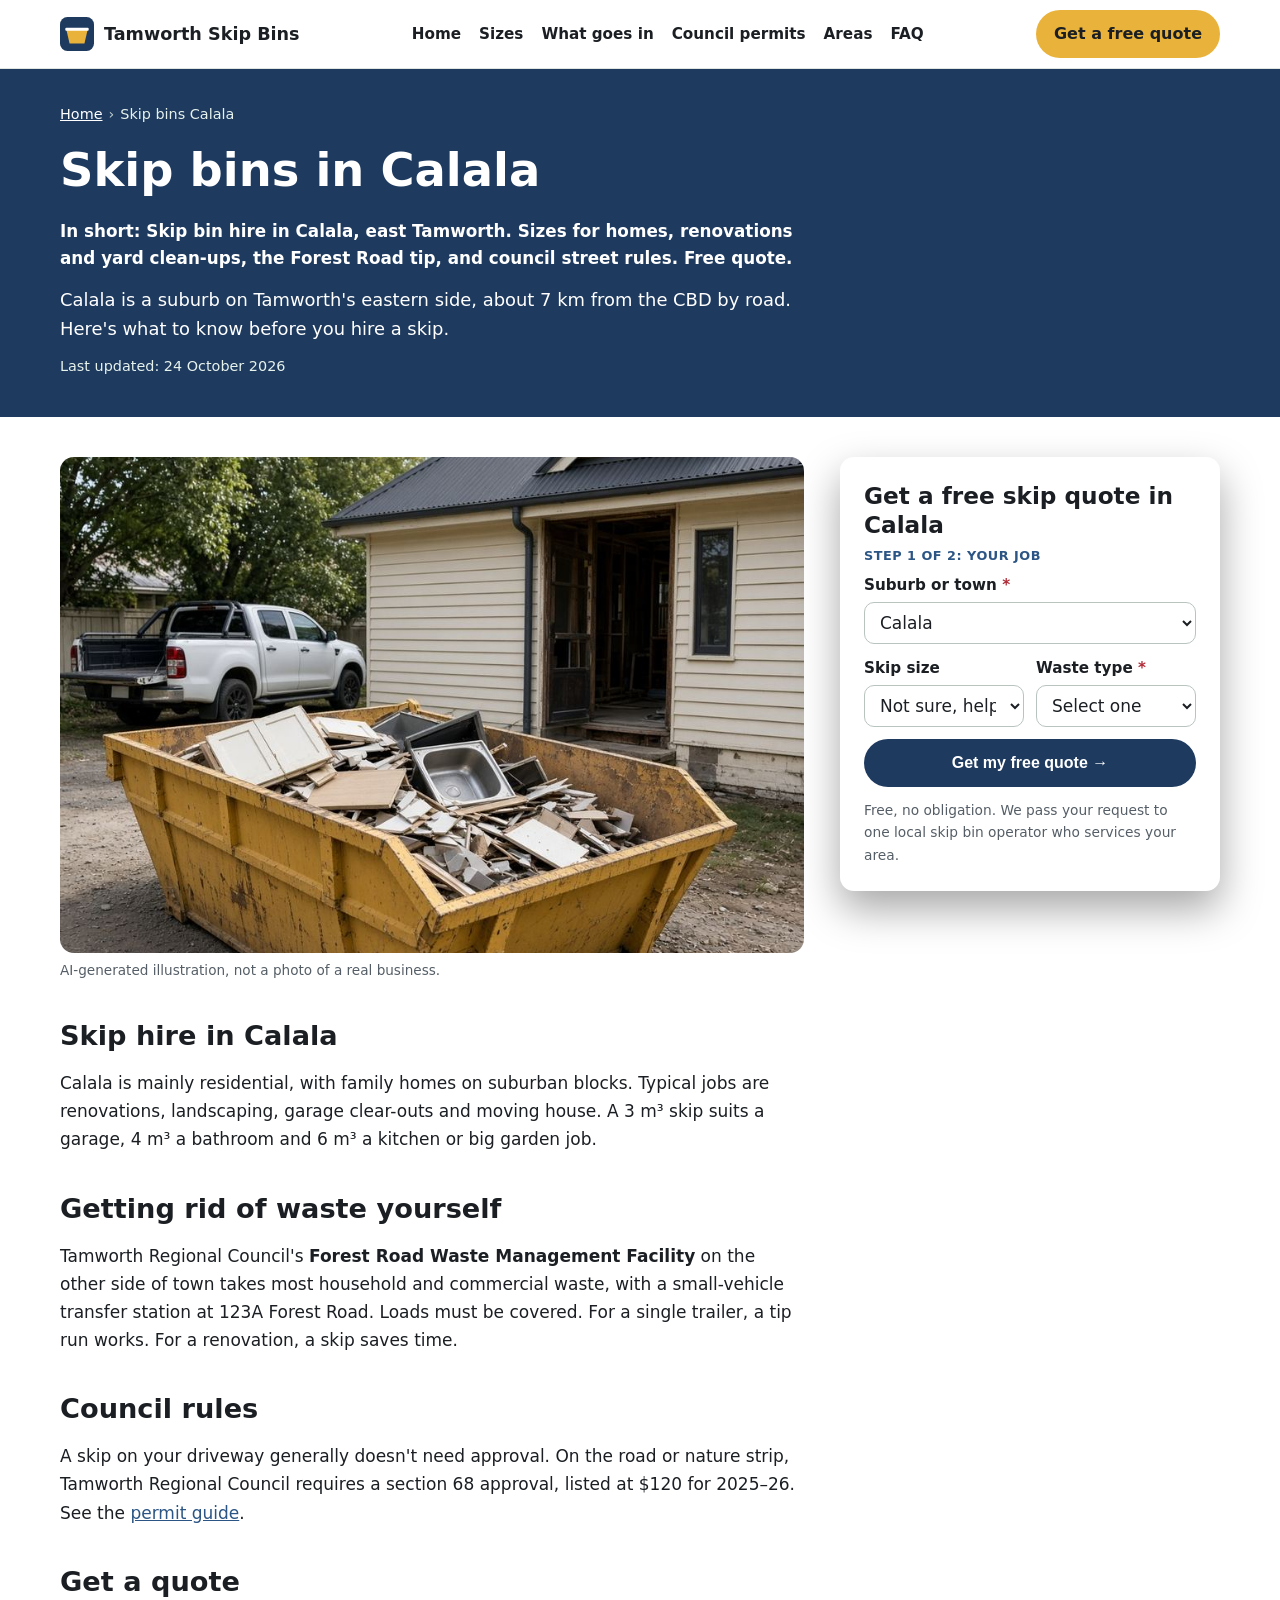
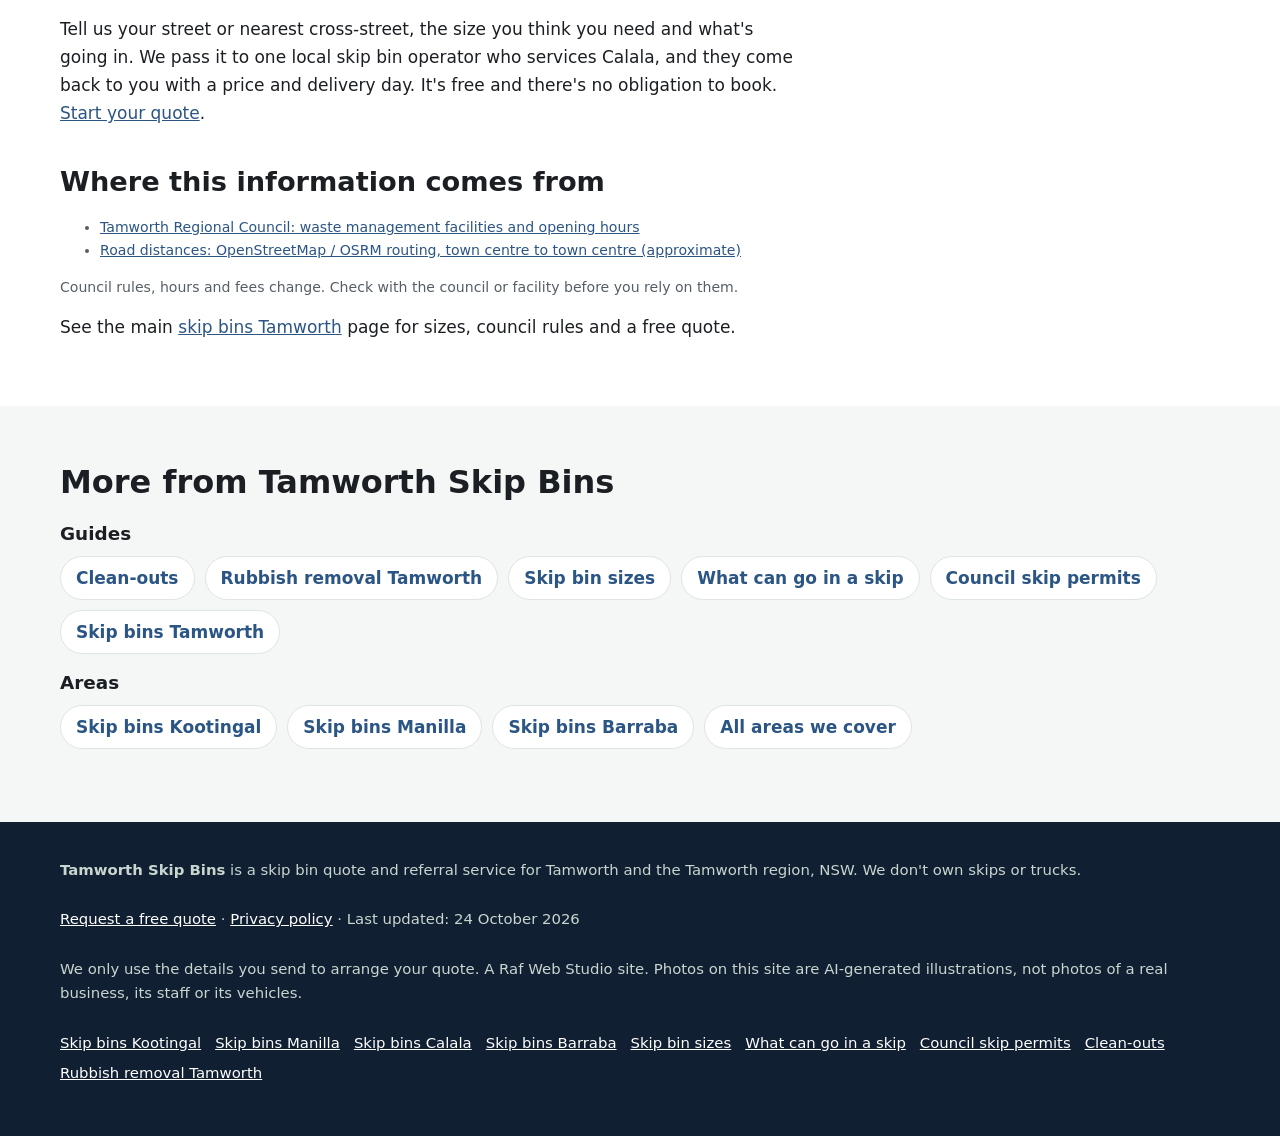
<file: skip-bins-calala/index.html>
<!doctype html>
<html lang="en-AU">
<head>
<meta charset="utf-8">
<meta name="viewport" content="width=device-width, initial-scale=1">
<title>Skip Bins Calala | Free Skip Bin Hire Quotes, Calala Tamworth</title>
<meta name="description" content="Skip bin hire in Calala, east Tamworth. Sizes for homes, renovations and yard clean-ups, the Forest Road tip, and council street rules. Free quote.">
<link rel="canonical" href="https://tamworthskipbins.com/skip-bins-calala/">
<link rel="icon" href="/favicon.svg" type="image/svg+xml">
<meta name="theme-color" content="#1e3a5f">
<meta property="og:type" content="article">
<meta property="og:locale" content="en_AU">
<meta property="og:site_name" content="Tamworth Skip Bins">
<meta property="og:title" content="Skip Bins Calala | Free Skip Bin Hire Quotes, Calala Tamworth">
<meta property="og:description" content="Skip bin hire in Calala, east Tamworth. Sizes for homes, renovations and yard clean-ups, the Forest Road tip, and council street rules. Free quote.">
<meta property="og:url" content="https://tamworthskipbins.com/skip-bins-calala/">
<meta property="og:image" content="https://tamworthskipbins.com/img/hero.jpg">
<meta name="twitter:card" content="summary_large_image">
<script>document.documentElement.classList.add('js')</script>
<link rel="stylesheet" href="/styles.css">

<!-- Google tag (gtag.js) -->
<script async src="https://www.googletagmanager.com/gtag/js?id=G-3WBT9X55MY"></script>
<script>
  window.dataLayer = window.dataLayer || [];
  function gtag(){dataLayer.push(arguments);}
  gtag('js', new Date());
  gtag('config', 'G-3WBT9X55MY');
</script>

<script type="application/ld+json">
{
 "@context": "https://schema.org",
 "@type": "WebPage",
 "@id": "https://tamworthskipbins.com/skip-bins-calala/#webpage",
 "url": "https://tamworthskipbins.com/skip-bins-calala/",
 "name": "Skip Bins Calala | Free Skip Bin Hire Quotes, Calala Tamworth",
 "description": "Skip bin hire in Calala, east Tamworth. Sizes for homes, renovations and yard clean-ups, the Forest Road tip, and council street rules. Free quote.",
 "inLanguage": "en-AU",
 "dateModified": "2026-10-24",
 "isPartOf": {
  "@id": "https://tamworthskipbins.com/#website"
 }
}
</script>
<script type="application/ld+json">
{
 "@context": "https://schema.org",
 "@type": "BreadcrumbList",
 "itemListElement": [
  {
   "@type": "ListItem",
   "position": 1,
   "name": "Home",
   "item": "https://tamworthskipbins.com/"
  },
  {
   "@type": "ListItem",
   "position": 2,
   "name": "Skip bins Calala",
   "item": "https://tamworthskipbins.com/skip-bins-calala/"
  }
 ]
}
</script>
<script type="application/ld+json">
{
 "@context": "https://schema.org",
 "@type": "Service",
 "@id": "https://tamworthskipbins.com/skip-bins-calala/#service",
 "name": "Skip bin hire quotes in Calala",
 "serviceType": "Skip bin hire",
 "description": "Skip bin hire in Calala, east Tamworth. Sizes for homes, renovations and yard clean-ups, the Forest Road tip, and council street rules. Free quote.",
 "url": "https://tamworthskipbins.com/skip-bins-calala/",
 "provider": {
  "@type": "Organization",
  "name": "Tamworth Skip Bins",
  "url": "https://tamworthskipbins.com/"
 },
 "areaServed": [
  {
   "@type": "Place",
   "name": "Calala, NSW"
  }
 ]
}
</script>
</head>
<body>
<a class="skip-link" href="#main">Skip to content</a>

<header class="site-header">
  <div class="wrap">
    <a class="brand" href="/" aria-label="Tamworth Skip Bins home">
      <svg viewBox="0 0 64 64" aria-hidden="true"><rect width="64" height="64" rx="14" fill="#1e3a5f"/><path d="M12 24h40l-6 26H18z" fill="#e9b23b"/><rect x="10" y="20" width="44" height="6" rx="2" fill="#fff"/></svg>
      Tamworth Skip Bins
    </a>
    <nav class="nav" aria-label="Main">
      <a href="/">Home</a>
      <a href="/skip-bin-sizes/">Sizes</a>
      <a href="/what-can-go-in-a-skip/">What goes in</a>
      <a href="/skip-bin-council-permit/">Council permits</a>
      <a href="/#areas">Areas</a>
      <a href="/#faq">FAQ</a>
    </nav>
    <a class="btn btn-call header-call" href="#quote">Get a free quote</a>
  </div>
</header>

<main id="main">
<section class="page-hero" aria-labelledby="h1">
  <div class="wrap">
    <nav class="crumbs" aria-label="Breadcrumb"><ol><li><a href="https://tamworthskipbins.com/">Home</a></li><li aria-current="page">Skip bins Calala</li></ol></nav>
    <h1 id="h1">Skip bins in Calala</h1>
    <p class="summary">In short: Skip bin hire in Calala, east Tamworth. Sizes for homes, renovations and yard clean-ups, the Forest Road tip, and council street rules. Free quote.</p>
    <p class="lead">Calala is a suburb on Tamworth's eastern side, about 7 km from the CBD by road. Here's what to know before you hire a skip.</p>
    <p class="updated">Last updated: 24 October 2026</p>
  </div>
</section>
<div class="wrap page-grid">
  <article class="page-body">
<figure><img src="/img/card-reno.jpg" width="900" height="600" style="aspect-ratio:3/2;object-fit:cover" alt="Illustration of a skip bin with renovation waste" decoding="async"><figcaption>AI-generated illustration, not a photo of a real business.</figcaption></figure>
<h2>Skip hire in Calala</h2>
<p>Calala is mainly residential, with family homes on suburban blocks. Typical jobs are renovations, landscaping, garage clear-outs and moving house. A 3 m³ skip suits a garage, 4 m³ a bathroom and 6 m³ a kitchen or big garden job.</p>
<h2>Getting rid of waste yourself</h2>
<p>Tamworth Regional Council's <strong>Forest Road Waste Management Facility</strong> on the other side of town takes most household and commercial waste, with a small-vehicle transfer station at 123A Forest Road. Loads must be covered. For a single trailer, a tip run works. For a renovation, a skip saves time.</p>
<h2>Council rules</h2>
<p>A skip on your driveway generally doesn't need approval. On the road or nature strip, Tamworth Regional Council requires a section 68 approval, listed at $120 for 2025–26. See the <a href="/skip-bin-council-permit/">permit guide</a>.</p>
<h2>Get a quote</h2>
<p>Tell us your street or nearest cross-street, the size you think you need and what's going in. We pass it to one local skip bin operator who services Calala, and they come back to you with a price and delivery day. It's free and there's no obligation to book. <a href="#quote">Start your quote</a>.</p>
<h2>Where this information comes from</h2>
<ul class="sources"><li><a href="https://www.tamworth.nsw.gov.au/live/waste-and-recycling/waste-management-facilities" rel="noopener">Tamworth Regional Council: waste management facilities and opening hours</a></li><li><a href="https://www.openstreetmap.org/" rel="noopener">Road distances: OpenStreetMap / OSRM routing, town centre to town centre (approximate)</a></li></ul>
<p class="sources">Council rules, hours and fees change. Check with the council or facility before you rely on them.</p>

<p class="home-link">See the main <a href="/">skip bins Tamworth</a> page for sizes, council rules and a free quote.</p>
  </article>
  <aside class="page-aside">
    <div class="hero-form-card" id="quote">
      <h2 id="quote-h">Get a free skip quote in Calala</h2>
      <form class="quote-form two-step" id="quote-form" action="https://formsubmit.co/8bd3906ddddba58fffa623de23014cd9" method="post" novalidate>
        <input type="hidden" name="_subject" value="New quote request – tamworthskipbins.com">
        <input type="hidden" name="_captcha" value="true">
        <input type="hidden" name="_template" value="table">
        <input type="hidden" name="_next" value="https://tamworthskipbins.com/thanks.html">
        <input type="hidden" name="_autoresponse" value="Thanks for your skip bin request. We&#x27;ve received it and are passing it to a local operator, who&#x27;ll be in touch shortly with availability and a price.">
        <input type="text" name="_honey" style="display:none" tabindex="-1" autocomplete="off" aria-hidden="true">
        <input type="hidden" name="source" value="tamworthskipbins.com">
        <input type="hidden" name="page" value="/skip-bins-calala/">
        <fieldset class="step step-1">
          <legend class="step-label">Step 1 of 2: your job</legend>
          <div class="full"><label for="suburb">Suburb or town <span class="req" aria-hidden="true">*</span></label>
            <select id="suburb" name="suburb" required><option value="">Choose your suburb</option><option>Tamworth</option><option>East Tamworth</option><option>West Tamworth</option><option>North Tamworth</option><option>South Tamworth</option><option>Hillvue</option><option>Westdale</option><option>Oxley Vale</option><option selected>Calala</option><option>Taminda</option><option>Nemingha</option><option>Kootingal</option><option>Moonbi</option><option>Hallsville</option><option>Moore Creek</option><option>Duri</option><option>Attunga</option><option>Manilla</option><option>Barraba</option><option>Woolomin</option><option>Bendemeer</option><option value="Other">Other (tell us below)</option></select></div>
          <div class="full other-wrap"><label for="suburb_other">Other suburb or town</label><input id="suburb_other" name="suburb_other" type="text" autocomplete="address-level2"></div>
          <div><label for="size">Skip size</label>
            <select id="size" name="skip_size"><option value="Not sure">Not sure, help me choose</option><option>Skip bag (about 1 m³)</option><option>2 m³</option><option>3 m³</option><option>4 m³</option><option>6 m³</option><option>8 m³</option><option>9 m³</option><option>10–12 m³</option><option>Larger / hook-lift</option></select></div>
          <div><label for="waste">Waste type <span class="req" aria-hidden="true">*</span></label>
            <select id="waste" name="waste_type" required><option value="">Select one</option><option>General household</option><option>Green waste</option><option>Mixed renovation / building</option><option>Soil, concrete or bricks</option><option>Mixed, not sure</option><option>May contain asbestos</option></select></div>
          <div class="full js-only"><button class="btn btn-primary btn-block" type="button" id="to-step-2">Get my free quote →</button></div>
          <p class="microcopy full">Free, no obligation. We pass your request to one local skip bin operator who services your area.</p>
          <p class="form-error full" id="step1-error" role="alert" hidden>Please choose your suburb and waste type.</p>
        </fieldset>
        <fieldset class="step step-2" id="step-2">
          <legend class="step-label">Step 2 of 2: your details</legend>
          <div><label for="name">Name <span class="req" aria-hidden="true">*</span></label><input id="name" name="name" type="text" autocomplete="name" required></div>
          <div><label for="phone">Phone <span class="req" aria-hidden="true">*</span></label><input id="phone" name="phone" type="tel" autocomplete="tel" inputmode="tel" required></div>
          <div><label for="email">Email</label><input id="email" name="email" type="email" autocomplete="email"></div>
          <div><label for="date">Delivery date</label><input id="date" name="preferred_date" type="date"></div>
          <div class="full"><label for="message">Anything else?</label><textarea id="message" name="message" rows="2" placeholder="e.g. Federation reno, horse property, mini skip for a weekend"></textarea></div>
          <p class="consent full">By sending this form you agree we can share your details with one local skip bin operator so they can quote for your job. See our <a href="/privacy.html">privacy policy</a>.</p>
          <div class="full step2-actions"><button class="btn btn-primary" type="submit">Send my quote request</button><button class="btn-link js-only" type="button" id="back-1">← Back</button></div>
        </fieldset>
      </form>
    </div>
  </aside>
</div>
<section class="alt" aria-labelledby="more-h">
  <div class="wrap">
    <h2 id="more-h">More from Tamworth Skip Bins</h2>
    <h3>Guides</h3>
    <ul class="link-list"><li><a href="/clean-outs/">Clean-outs</a></li><li><a href="/rubbish-removal-tamworth/">Rubbish removal Tamworth</a></li><li><a href="/skip-bin-sizes/">Skip bin sizes</a></li><li><a href="/what-can-go-in-a-skip/">What can go in a skip</a></li><li><a href="/skip-bin-council-permit/">Council skip permits</a></li><li><a href="/">Skip bins Tamworth</a></li></ul>
    <h3>Areas</h3>
    <ul class="link-list"><li><a href="/skip-bins-kootingal/">Skip bins Kootingal</a></li><li><a href="/skip-bins-manilla/">Skip bins Manilla</a></li><li><a href="/skip-bins-barraba/">Skip bins Barraba</a></li><li><a href="/#areas">All areas we cover</a></li></ul>
  </div>
</section>
</main>

<footer class="site-footer">
  <div class="wrap">
    <p><strong>Tamworth Skip Bins</strong> is a skip bin quote and referral service for Tamworth and the Tamworth region, NSW. We don't own skips or trucks.</p>
    <p><a href="#quote">Request a free quote</a> · <a href="/privacy.html">Privacy policy</a> · Last updated: 24 October 2026</p>
    <p>We only use the details you send to arrange your quote. A Raf Web Studio site. Photos on this site are AI-generated illustrations, not photos of a real business, its staff or its vehicles.</p>
    <p class="footer-links"><a href="/skip-bins-kootingal/">Skip bins Kootingal</a> <a href="/skip-bins-manilla/">Skip bins Manilla</a> <a href="/skip-bins-calala/">Skip bins Calala</a> <a href="/skip-bins-barraba/">Skip bins Barraba</a> <a href="/skip-bin-sizes/">Skip bin sizes</a> <a href="/what-can-go-in-a-skip/">What can go in a skip</a> <a href="/skip-bin-council-permit/">Council skip permits</a> <a href="/clean-outs/">Clean-outs</a> <a href="/rubbish-removal-tamworth/">Rubbish removal Tamworth</a></p>
  </div>
</footer>

<div class="mobile-call" aria-label="Quick contact">
  <a class="btn btn-call" href="#quote">Get a free quote</a>
</div>
<script src="/form.js" defer></script>
</body>
</html>
</file>
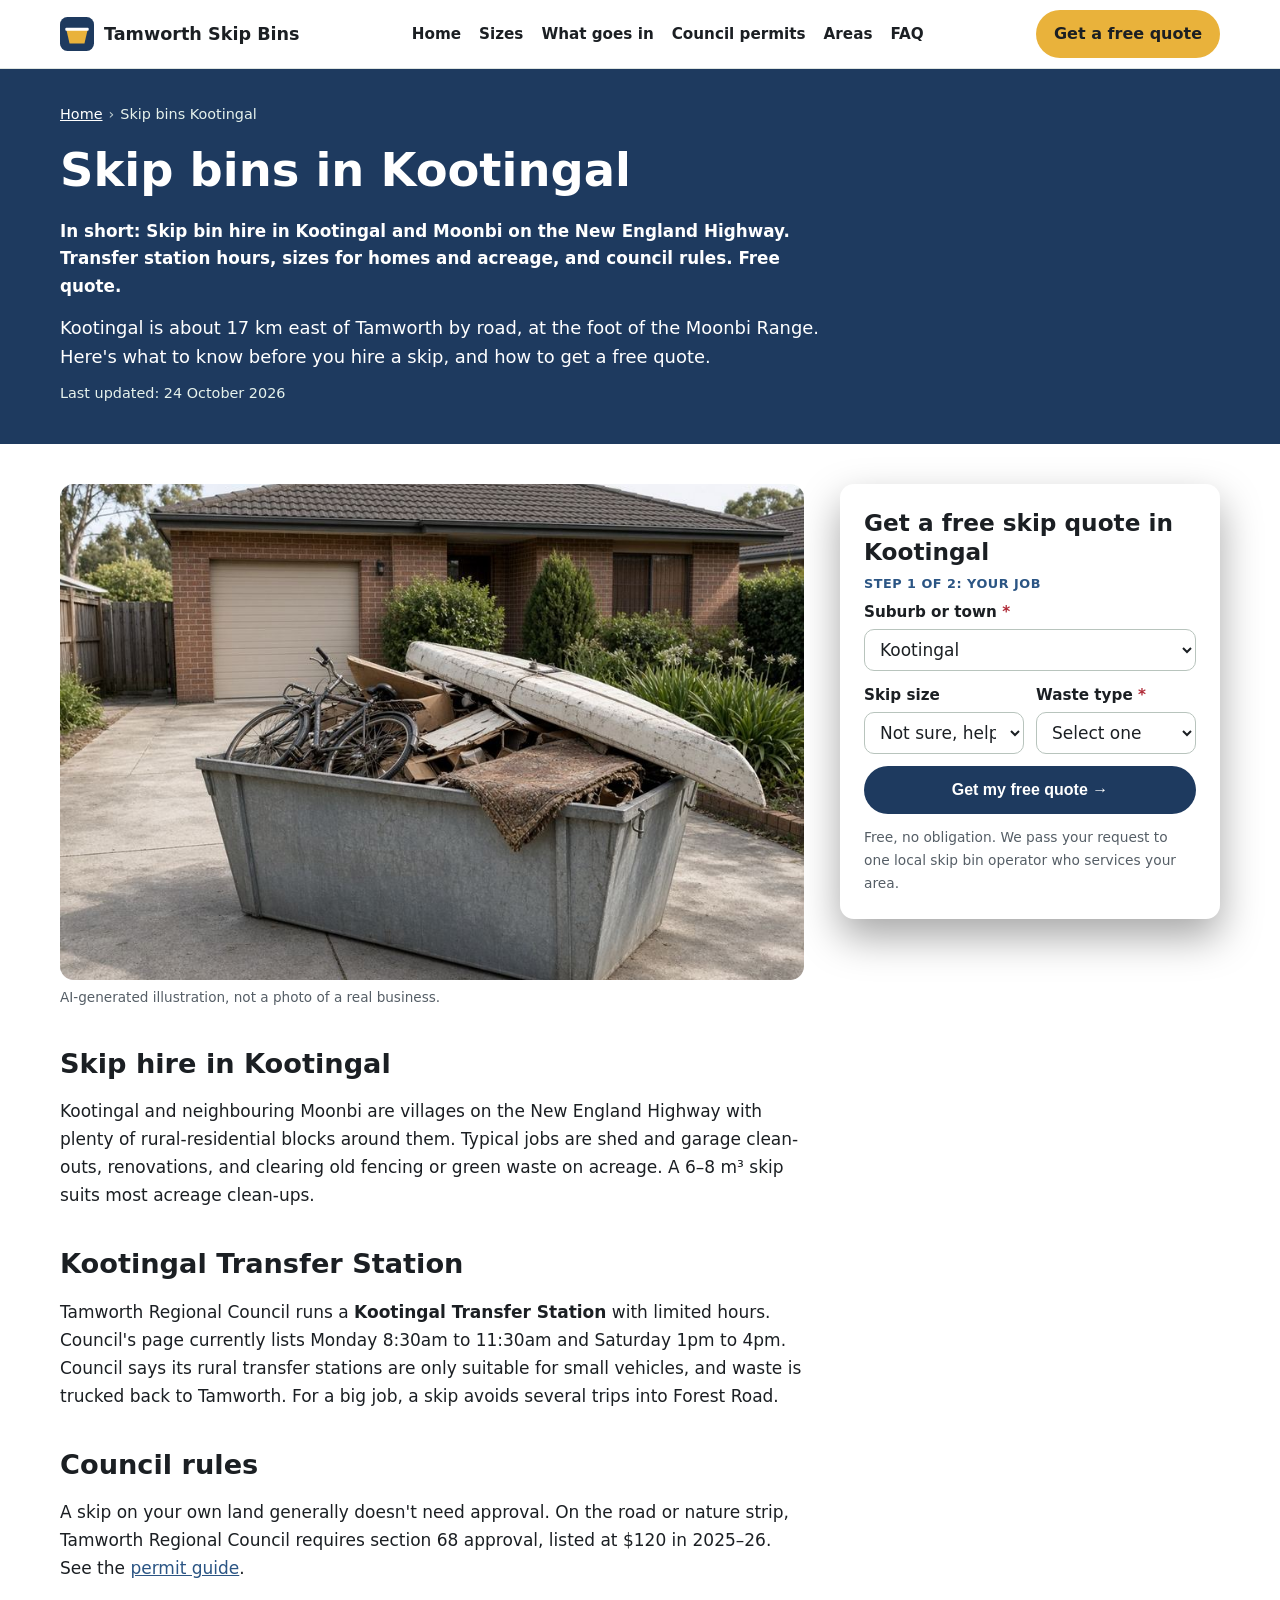
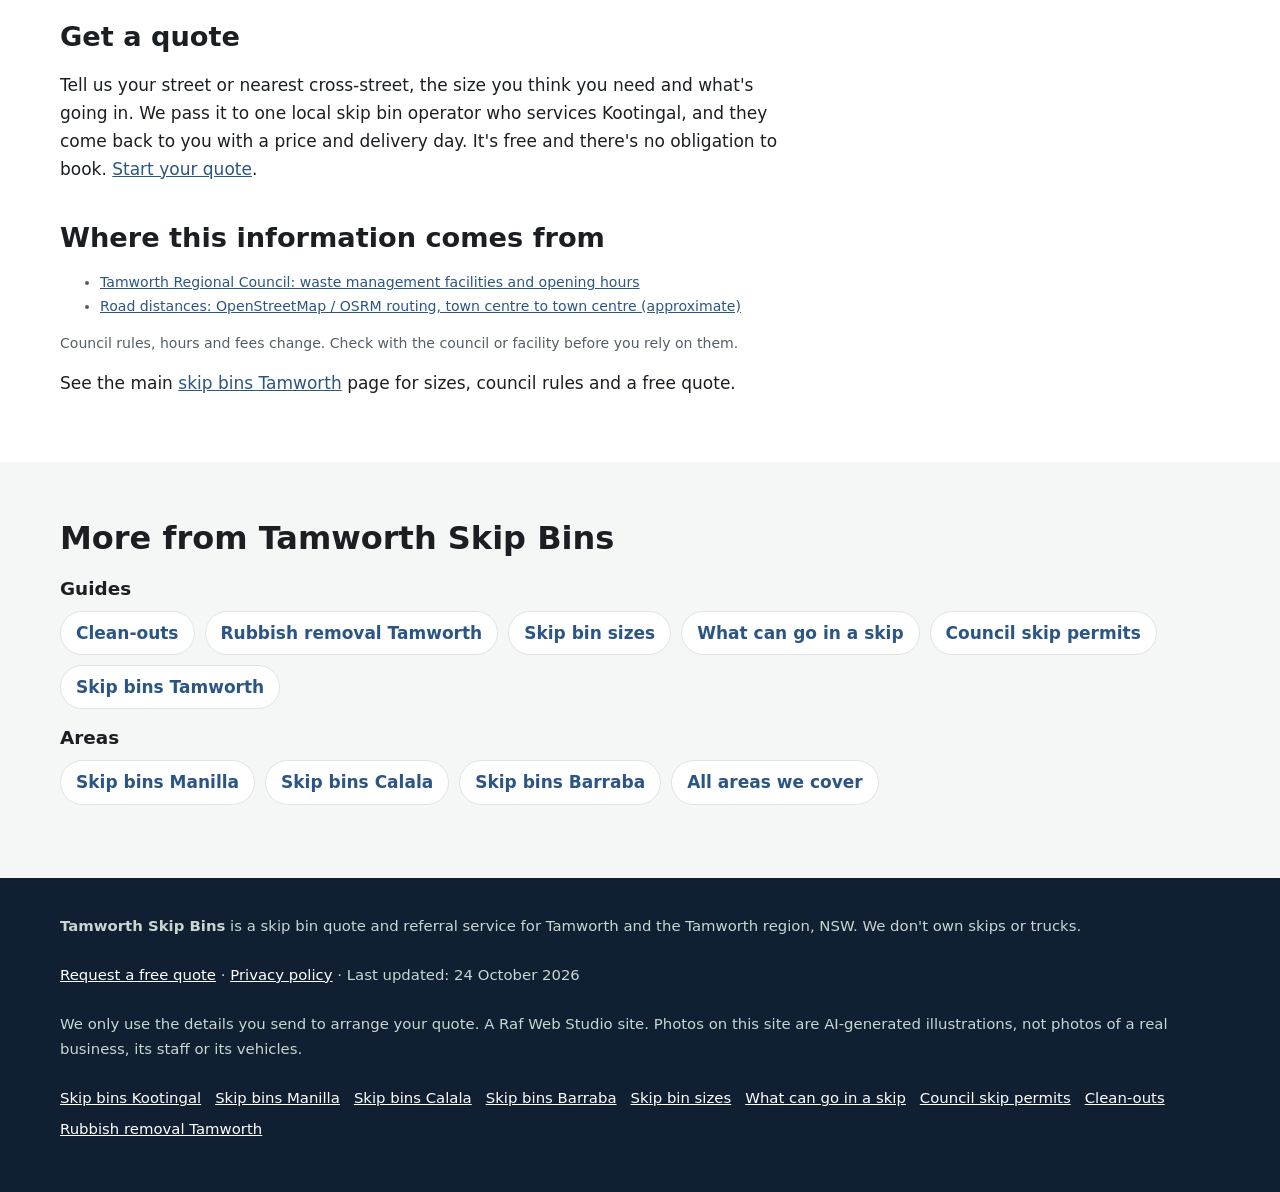
<file: skip-bins-kootingal/index.html>
<!doctype html>
<html lang="en-AU">
<head>
<meta charset="utf-8">
<meta name="viewport" content="width=device-width, initial-scale=1">
<title>Skip Bins Kootingal | Free Skip Bin Hire Quotes, Kootingal &amp; Moonbi</title>
<meta name="description" content="Skip bin hire in Kootingal and Moonbi on the New England Highway. Transfer station hours, sizes for homes and acreage, and council rules. Free quote.">
<link rel="canonical" href="https://tamworthskipbins.com/skip-bins-kootingal/">
<link rel="icon" href="/favicon.svg" type="image/svg+xml">
<meta name="theme-color" content="#1e3a5f">
<meta property="og:type" content="article">
<meta property="og:locale" content="en_AU">
<meta property="og:site_name" content="Tamworth Skip Bins">
<meta property="og:title" content="Skip Bins Kootingal | Free Skip Bin Hire Quotes, Kootingal &amp; Moonbi">
<meta property="og:description" content="Skip bin hire in Kootingal and Moonbi on the New England Highway. Transfer station hours, sizes for homes and acreage, and council rules. Free quote.">
<meta property="og:url" content="https://tamworthskipbins.com/skip-bins-kootingal/">
<meta property="og:image" content="https://tamworthskipbins.com/img/hero.jpg">
<meta name="twitter:card" content="summary_large_image">
<script>document.documentElement.classList.add('js')</script>
<link rel="stylesheet" href="/styles.css">

<!-- Google tag (gtag.js) -->
<script async src="https://www.googletagmanager.com/gtag/js?id=G-3WBT9X55MY"></script>
<script>
  window.dataLayer = window.dataLayer || [];
  function gtag(){dataLayer.push(arguments);}
  gtag('js', new Date());
  gtag('config', 'G-3WBT9X55MY');
</script>

<script type="application/ld+json">
{
 "@context": "https://schema.org",
 "@type": "WebPage",
 "@id": "https://tamworthskipbins.com/skip-bins-kootingal/#webpage",
 "url": "https://tamworthskipbins.com/skip-bins-kootingal/",
 "name": "Skip Bins Kootingal | Free Skip Bin Hire Quotes, Kootingal & Moonbi",
 "description": "Skip bin hire in Kootingal and Moonbi on the New England Highway. Transfer station hours, sizes for homes and acreage, and council rules. Free quote.",
 "inLanguage": "en-AU",
 "dateModified": "2026-10-24",
 "isPartOf": {
  "@id": "https://tamworthskipbins.com/#website"
 }
}
</script>
<script type="application/ld+json">
{
 "@context": "https://schema.org",
 "@type": "BreadcrumbList",
 "itemListElement": [
  {
   "@type": "ListItem",
   "position": 1,
   "name": "Home",
   "item": "https://tamworthskipbins.com/"
  },
  {
   "@type": "ListItem",
   "position": 2,
   "name": "Skip bins Kootingal",
   "item": "https://tamworthskipbins.com/skip-bins-kootingal/"
  }
 ]
}
</script>
<script type="application/ld+json">
{
 "@context": "https://schema.org",
 "@type": "Service",
 "@id": "https://tamworthskipbins.com/skip-bins-kootingal/#service",
 "name": "Skip bin hire quotes in Kootingal",
 "serviceType": "Skip bin hire",
 "description": "Skip bin hire in Kootingal and Moonbi on the New England Highway. Transfer station hours, sizes for homes and acreage, and council rules. Free quote.",
 "url": "https://tamworthskipbins.com/skip-bins-kootingal/",
 "provider": {
  "@type": "Organization",
  "name": "Tamworth Skip Bins",
  "url": "https://tamworthskipbins.com/"
 },
 "areaServed": [
  {
   "@type": "Place",
   "name": "Kootingal, NSW"
  }
 ]
}
</script>
</head>
<body>
<a class="skip-link" href="#main">Skip to content</a>

<header class="site-header">
  <div class="wrap">
    <a class="brand" href="/" aria-label="Tamworth Skip Bins home">
      <svg viewBox="0 0 64 64" aria-hidden="true"><rect width="64" height="64" rx="14" fill="#1e3a5f"/><path d="M12 24h40l-6 26H18z" fill="#e9b23b"/><rect x="10" y="20" width="44" height="6" rx="2" fill="#fff"/></svg>
      Tamworth Skip Bins
    </a>
    <nav class="nav" aria-label="Main">
      <a href="/">Home</a>
      <a href="/skip-bin-sizes/">Sizes</a>
      <a href="/what-can-go-in-a-skip/">What goes in</a>
      <a href="/skip-bin-council-permit/">Council permits</a>
      <a href="/#areas">Areas</a>
      <a href="/#faq">FAQ</a>
    </nav>
    <a class="btn btn-call header-call" href="#quote">Get a free quote</a>
  </div>
</header>

<main id="main">
<section class="page-hero" aria-labelledby="h1">
  <div class="wrap">
    <nav class="crumbs" aria-label="Breadcrumb"><ol><li><a href="https://tamworthskipbins.com/">Home</a></li><li aria-current="page">Skip bins Kootingal</li></ol></nav>
    <h1 id="h1">Skip bins in Kootingal</h1>
    <p class="summary">In short: Skip bin hire in Kootingal and Moonbi on the New England Highway. Transfer station hours, sizes for homes and acreage, and council rules. Free quote.</p>
    <p class="lead">Kootingal is about 17 km east of Tamworth by road, at the foot of the Moonbi Range. Here's what to know before you hire a skip, and how to get a free quote.</p>
    <p class="updated">Last updated: 24 October 2026</p>
  </div>
</section>
<div class="wrap page-grid">
  <article class="page-body">
<figure><img src="/img/card-home.jpg" width="900" height="600" style="aspect-ratio:3/2;object-fit:cover" alt="Illustration of a skip bin outside a home" decoding="async"><figcaption>AI-generated illustration, not a photo of a real business.</figcaption></figure>
<h2>Skip hire in Kootingal</h2>
<p>Kootingal and neighbouring Moonbi are villages on the New England Highway with plenty of rural-residential blocks around them. Typical jobs are shed and garage clean-outs, renovations, and clearing old fencing or green waste on acreage. A 6–8 m³ skip suits most acreage clean-ups.</p>
<h2>Kootingal Transfer Station</h2>
<p>Tamworth Regional Council runs a <strong>Kootingal Transfer Station</strong> with limited hours. Council's page currently lists Monday 8:30am to 11:30am and Saturday 1pm to 4pm. Council says its rural transfer stations are only suitable for small vehicles, and waste is trucked back to Tamworth. For a big job, a skip avoids several trips into Forest Road.</p>
<h2>Council rules</h2>
<p>A skip on your own land generally doesn't need approval. On the road or nature strip, Tamworth Regional Council requires section 68 approval, listed at $120 in 2025–26. See the <a href="/skip-bin-council-permit/">permit guide</a>.</p>
<h2>Get a quote</h2>
<p>Tell us your street or nearest cross-street, the size you think you need and what's going in. We pass it to one local skip bin operator who services Kootingal, and they come back to you with a price and delivery day. It's free and there's no obligation to book. <a href="#quote">Start your quote</a>.</p>
<h2>Where this information comes from</h2>
<ul class="sources"><li><a href="https://www.tamworth.nsw.gov.au/live/waste-and-recycling/waste-management-facilities" rel="noopener">Tamworth Regional Council: waste management facilities and opening hours</a></li><li><a href="https://www.openstreetmap.org/" rel="noopener">Road distances: OpenStreetMap / OSRM routing, town centre to town centre (approximate)</a></li></ul>
<p class="sources">Council rules, hours and fees change. Check with the council or facility before you rely on them.</p>

<p class="home-link">See the main <a href="/">skip bins Tamworth</a> page for sizes, council rules and a free quote.</p>
  </article>
  <aside class="page-aside">
    <div class="hero-form-card" id="quote">
      <h2 id="quote-h">Get a free skip quote in Kootingal</h2>
      <form class="quote-form two-step" id="quote-form" action="https://formsubmit.co/8bd3906ddddba58fffa623de23014cd9" method="post" novalidate>
        <input type="hidden" name="_subject" value="New quote request – tamworthskipbins.com">
        <input type="hidden" name="_captcha" value="true">
        <input type="hidden" name="_template" value="table">
        <input type="hidden" name="_next" value="https://tamworthskipbins.com/thanks.html">
        <input type="hidden" name="_autoresponse" value="Thanks for your skip bin request. We&#x27;ve received it and are passing it to a local operator, who&#x27;ll be in touch shortly with availability and a price.">
        <input type="text" name="_honey" style="display:none" tabindex="-1" autocomplete="off" aria-hidden="true">
        <input type="hidden" name="source" value="tamworthskipbins.com">
        <input type="hidden" name="page" value="/skip-bins-kootingal/">
        <fieldset class="step step-1">
          <legend class="step-label">Step 1 of 2: your job</legend>
          <div class="full"><label for="suburb">Suburb or town <span class="req" aria-hidden="true">*</span></label>
            <select id="suburb" name="suburb" required><option value="">Choose your suburb</option><option>Tamworth</option><option>East Tamworth</option><option>West Tamworth</option><option>North Tamworth</option><option>South Tamworth</option><option>Hillvue</option><option>Westdale</option><option>Oxley Vale</option><option>Calala</option><option>Taminda</option><option>Nemingha</option><option selected>Kootingal</option><option>Moonbi</option><option>Hallsville</option><option>Moore Creek</option><option>Duri</option><option>Attunga</option><option>Manilla</option><option>Barraba</option><option>Woolomin</option><option>Bendemeer</option><option value="Other">Other (tell us below)</option></select></div>
          <div class="full other-wrap"><label for="suburb_other">Other suburb or town</label><input id="suburb_other" name="suburb_other" type="text" autocomplete="address-level2"></div>
          <div><label for="size">Skip size</label>
            <select id="size" name="skip_size"><option value="Not sure">Not sure, help me choose</option><option>Skip bag (about 1 m³)</option><option>2 m³</option><option>3 m³</option><option>4 m³</option><option>6 m³</option><option>8 m³</option><option>9 m³</option><option>10–12 m³</option><option>Larger / hook-lift</option></select></div>
          <div><label for="waste">Waste type <span class="req" aria-hidden="true">*</span></label>
            <select id="waste" name="waste_type" required><option value="">Select one</option><option>General household</option><option>Green waste</option><option>Mixed renovation / building</option><option>Soil, concrete or bricks</option><option>Mixed, not sure</option><option>May contain asbestos</option></select></div>
          <div class="full js-only"><button class="btn btn-primary btn-block" type="button" id="to-step-2">Get my free quote →</button></div>
          <p class="microcopy full">Free, no obligation. We pass your request to one local skip bin operator who services your area.</p>
          <p class="form-error full" id="step1-error" role="alert" hidden>Please choose your suburb and waste type.</p>
        </fieldset>
        <fieldset class="step step-2" id="step-2">
          <legend class="step-label">Step 2 of 2: your details</legend>
          <div><label for="name">Name <span class="req" aria-hidden="true">*</span></label><input id="name" name="name" type="text" autocomplete="name" required></div>
          <div><label for="phone">Phone <span class="req" aria-hidden="true">*</span></label><input id="phone" name="phone" type="tel" autocomplete="tel" inputmode="tel" required></div>
          <div><label for="email">Email</label><input id="email" name="email" type="email" autocomplete="email"></div>
          <div><label for="date">Delivery date</label><input id="date" name="preferred_date" type="date"></div>
          <div class="full"><label for="message">Anything else?</label><textarea id="message" name="message" rows="2" placeholder="e.g. Federation reno, horse property, mini skip for a weekend"></textarea></div>
          <p class="consent full">By sending this form you agree we can share your details with one local skip bin operator so they can quote for your job. See our <a href="/privacy.html">privacy policy</a>.</p>
          <div class="full step2-actions"><button class="btn btn-primary" type="submit">Send my quote request</button><button class="btn-link js-only" type="button" id="back-1">← Back</button></div>
        </fieldset>
      </form>
    </div>
  </aside>
</div>
<section class="alt" aria-labelledby="more-h">
  <div class="wrap">
    <h2 id="more-h">More from Tamworth Skip Bins</h2>
    <h3>Guides</h3>
    <ul class="link-list"><li><a href="/clean-outs/">Clean-outs</a></li><li><a href="/rubbish-removal-tamworth/">Rubbish removal Tamworth</a></li><li><a href="/skip-bin-sizes/">Skip bin sizes</a></li><li><a href="/what-can-go-in-a-skip/">What can go in a skip</a></li><li><a href="/skip-bin-council-permit/">Council skip permits</a></li><li><a href="/">Skip bins Tamworth</a></li></ul>
    <h3>Areas</h3>
    <ul class="link-list"><li><a href="/skip-bins-manilla/">Skip bins Manilla</a></li><li><a href="/skip-bins-calala/">Skip bins Calala</a></li><li><a href="/skip-bins-barraba/">Skip bins Barraba</a></li><li><a href="/#areas">All areas we cover</a></li></ul>
  </div>
</section>
</main>

<footer class="site-footer">
  <div class="wrap">
    <p><strong>Tamworth Skip Bins</strong> is a skip bin quote and referral service for Tamworth and the Tamworth region, NSW. We don't own skips or trucks.</p>
    <p><a href="#quote">Request a free quote</a> · <a href="/privacy.html">Privacy policy</a> · Last updated: 24 October 2026</p>
    <p>We only use the details you send to arrange your quote. A Raf Web Studio site. Photos on this site are AI-generated illustrations, not photos of a real business, its staff or its vehicles.</p>
    <p class="footer-links"><a href="/skip-bins-kootingal/">Skip bins Kootingal</a> <a href="/skip-bins-manilla/">Skip bins Manilla</a> <a href="/skip-bins-calala/">Skip bins Calala</a> <a href="/skip-bins-barraba/">Skip bins Barraba</a> <a href="/skip-bin-sizes/">Skip bin sizes</a> <a href="/what-can-go-in-a-skip/">What can go in a skip</a> <a href="/skip-bin-council-permit/">Council skip permits</a> <a href="/clean-outs/">Clean-outs</a> <a href="/rubbish-removal-tamworth/">Rubbish removal Tamworth</a></p>
  </div>
</footer>

<div class="mobile-call" aria-label="Quick contact">
  <a class="btn btn-call" href="#quote">Get a free quote</a>
</div>
<script src="/form.js" defer></script>
</body>
</html>
</file>
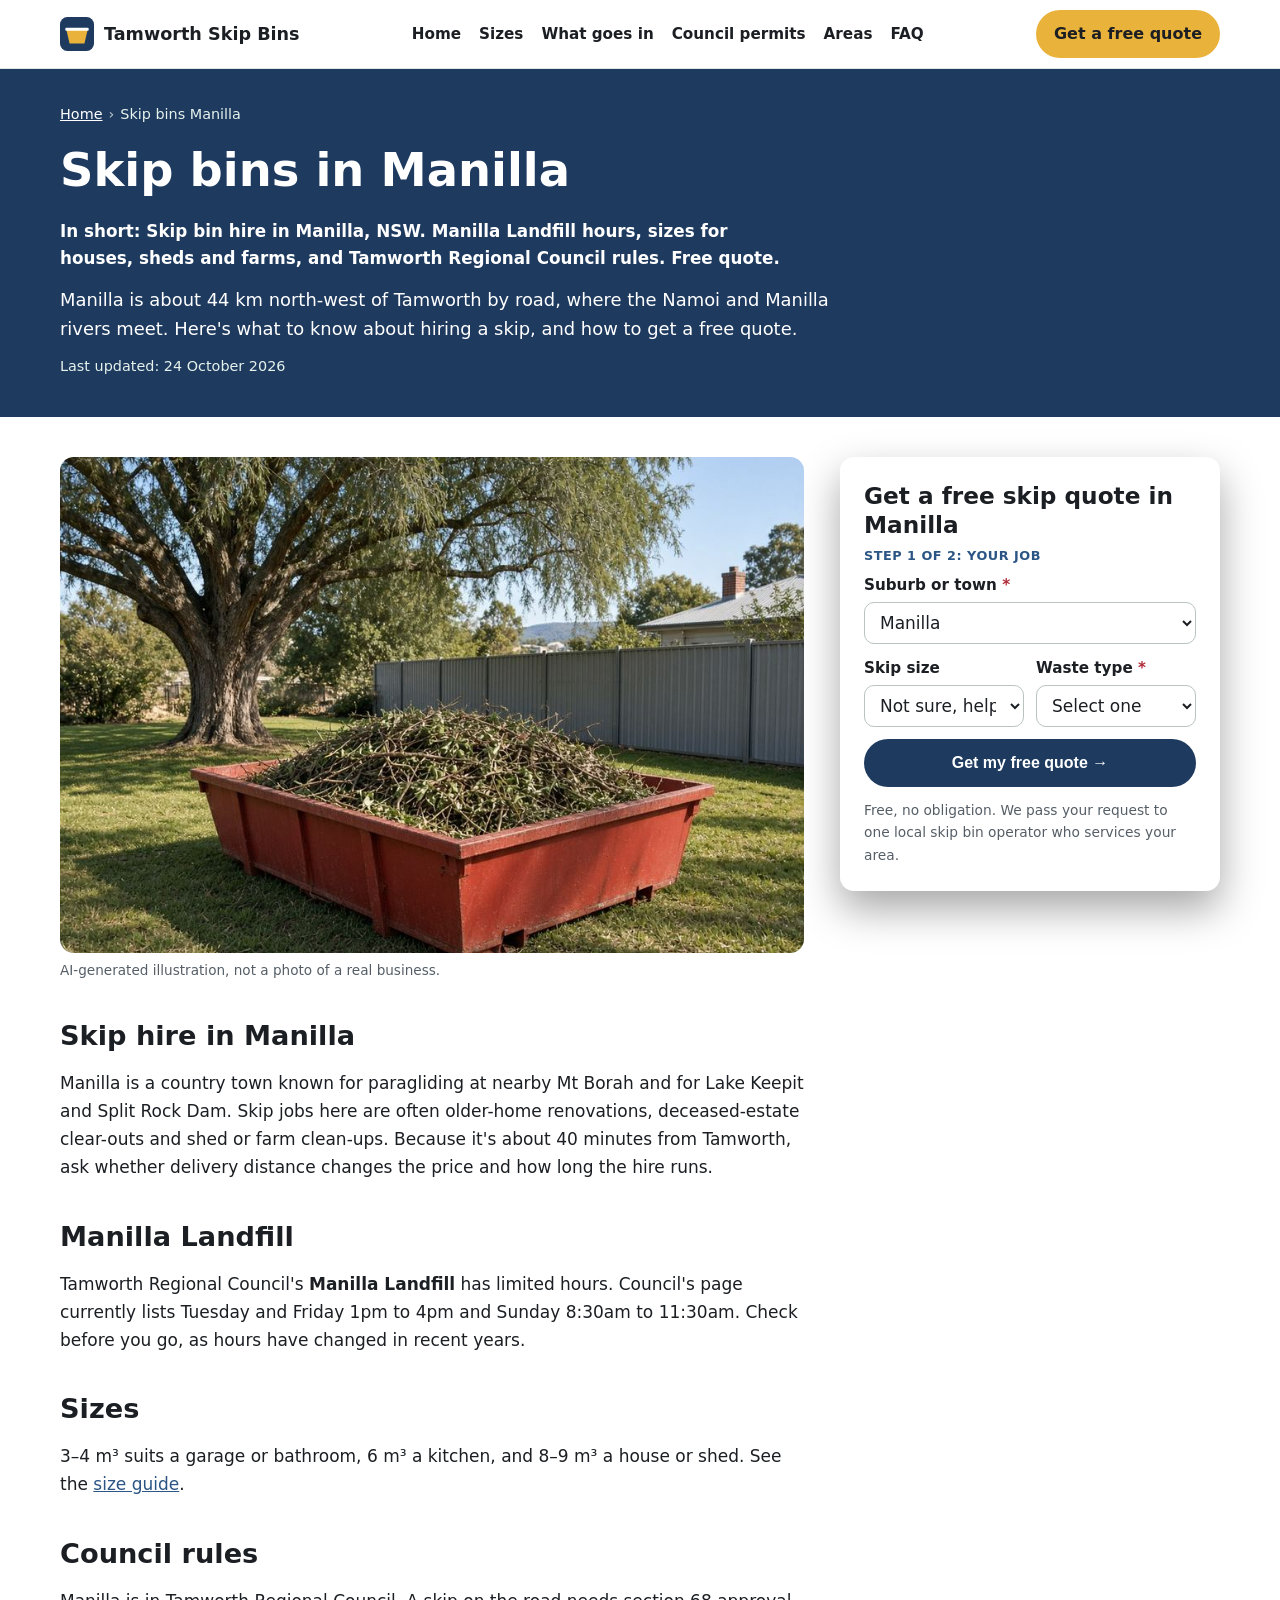
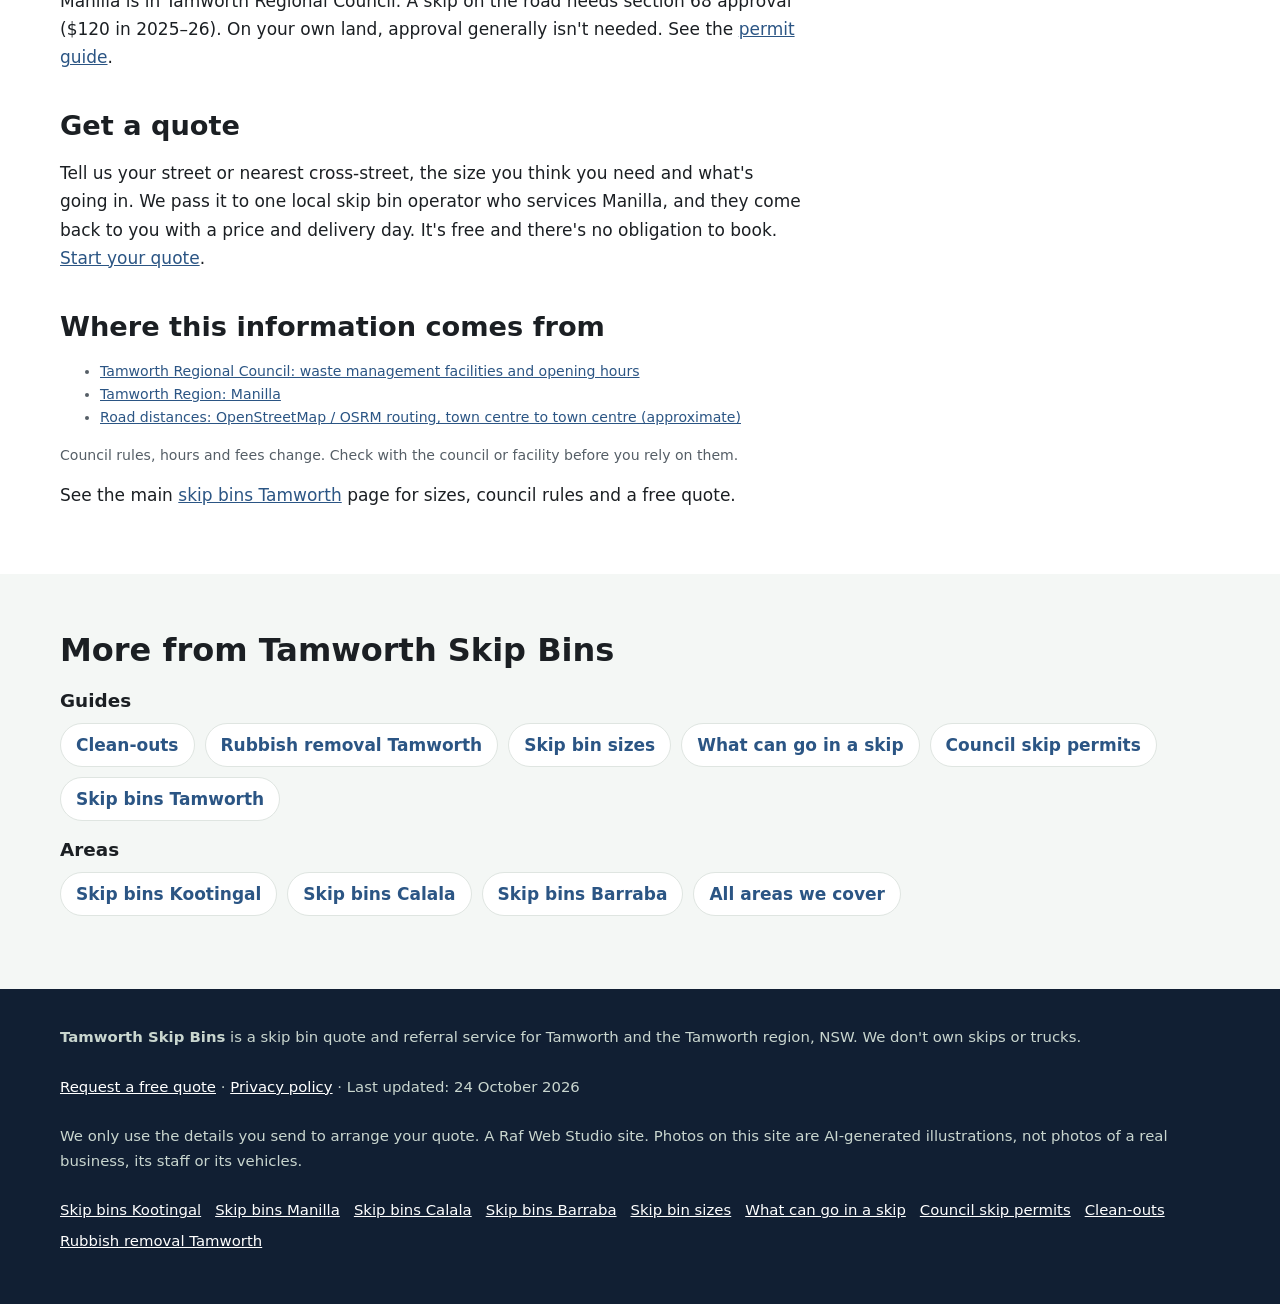
<file: skip-bins-manilla/index.html>
<!doctype html>
<html lang="en-AU">
<head>
<meta charset="utf-8">
<meta name="viewport" content="width=device-width, initial-scale=1">
<title>Skip Bins Manilla NSW | Free Skip Bin Hire Quotes, Manilla &amp; Lake Keepit</title>
<meta name="description" content="Skip bin hire in Manilla, NSW. Manilla Landfill hours, sizes for houses, sheds and farms, and Tamworth Regional Council rules. Free quote.">
<link rel="canonical" href="https://tamworthskipbins.com/skip-bins-manilla/">
<link rel="icon" href="/favicon.svg" type="image/svg+xml">
<meta name="theme-color" content="#1e3a5f">
<meta property="og:type" content="article">
<meta property="og:locale" content="en_AU">
<meta property="og:site_name" content="Tamworth Skip Bins">
<meta property="og:title" content="Skip Bins Manilla NSW | Free Skip Bin Hire Quotes, Manilla &amp; Lake Keepit">
<meta property="og:description" content="Skip bin hire in Manilla, NSW. Manilla Landfill hours, sizes for houses, sheds and farms, and Tamworth Regional Council rules. Free quote.">
<meta property="og:url" content="https://tamworthskipbins.com/skip-bins-manilla/">
<meta property="og:image" content="https://tamworthskipbins.com/img/hero.jpg">
<meta name="twitter:card" content="summary_large_image">
<script>document.documentElement.classList.add('js')</script>
<link rel="stylesheet" href="/styles.css">

<!-- Google tag (gtag.js) -->
<script async src="https://www.googletagmanager.com/gtag/js?id=G-3WBT9X55MY"></script>
<script>
  window.dataLayer = window.dataLayer || [];
  function gtag(){dataLayer.push(arguments);}
  gtag('js', new Date());
  gtag('config', 'G-3WBT9X55MY');
</script>

<script type="application/ld+json">
{
 "@context": "https://schema.org",
 "@type": "WebPage",
 "@id": "https://tamworthskipbins.com/skip-bins-manilla/#webpage",
 "url": "https://tamworthskipbins.com/skip-bins-manilla/",
 "name": "Skip Bins Manilla NSW | Free Skip Bin Hire Quotes, Manilla & Lake Keepit",
 "description": "Skip bin hire in Manilla, NSW. Manilla Landfill hours, sizes for houses, sheds and farms, and Tamworth Regional Council rules. Free quote.",
 "inLanguage": "en-AU",
 "dateModified": "2026-10-24",
 "isPartOf": {
  "@id": "https://tamworthskipbins.com/#website"
 }
}
</script>
<script type="application/ld+json">
{
 "@context": "https://schema.org",
 "@type": "BreadcrumbList",
 "itemListElement": [
  {
   "@type": "ListItem",
   "position": 1,
   "name": "Home",
   "item": "https://tamworthskipbins.com/"
  },
  {
   "@type": "ListItem",
   "position": 2,
   "name": "Skip bins Manilla",
   "item": "https://tamworthskipbins.com/skip-bins-manilla/"
  }
 ]
}
</script>
<script type="application/ld+json">
{
 "@context": "https://schema.org",
 "@type": "Service",
 "@id": "https://tamworthskipbins.com/skip-bins-manilla/#service",
 "name": "Skip bin hire quotes in Manilla",
 "serviceType": "Skip bin hire",
 "description": "Skip bin hire in Manilla, NSW. Manilla Landfill hours, sizes for houses, sheds and farms, and Tamworth Regional Council rules. Free quote.",
 "url": "https://tamworthskipbins.com/skip-bins-manilla/",
 "provider": {
  "@type": "Organization",
  "name": "Tamworth Skip Bins",
  "url": "https://tamworthskipbins.com/"
 },
 "areaServed": [
  {
   "@type": "Place",
   "name": "Manilla, NSW"
  }
 ]
}
</script>
</head>
<body>
<a class="skip-link" href="#main">Skip to content</a>

<header class="site-header">
  <div class="wrap">
    <a class="brand" href="/" aria-label="Tamworth Skip Bins home">
      <svg viewBox="0 0 64 64" aria-hidden="true"><rect width="64" height="64" rx="14" fill="#1e3a5f"/><path d="M12 24h40l-6 26H18z" fill="#e9b23b"/><rect x="10" y="20" width="44" height="6" rx="2" fill="#fff"/></svg>
      Tamworth Skip Bins
    </a>
    <nav class="nav" aria-label="Main">
      <a href="/">Home</a>
      <a href="/skip-bin-sizes/">Sizes</a>
      <a href="/what-can-go-in-a-skip/">What goes in</a>
      <a href="/skip-bin-council-permit/">Council permits</a>
      <a href="/#areas">Areas</a>
      <a href="/#faq">FAQ</a>
    </nav>
    <a class="btn btn-call header-call" href="#quote">Get a free quote</a>
  </div>
</header>

<main id="main">
<section class="page-hero" aria-labelledby="h1">
  <div class="wrap">
    <nav class="crumbs" aria-label="Breadcrumb"><ol><li><a href="https://tamworthskipbins.com/">Home</a></li><li aria-current="page">Skip bins Manilla</li></ol></nav>
    <h1 id="h1">Skip bins in Manilla</h1>
    <p class="summary">In short: Skip bin hire in Manilla, NSW. Manilla Landfill hours, sizes for houses, sheds and farms, and Tamworth Regional Council rules. Free quote.</p>
    <p class="lead">Manilla is about 44 km north-west of Tamworth by road, where the Namoi and Manilla rivers meet. Here's what to know about hiring a skip, and how to get a free quote.</p>
    <p class="updated">Last updated: 24 October 2026</p>
  </div>
</section>
<div class="wrap page-grid">
  <article class="page-body">
<figure><img src="/img/card-green.jpg" width="900" height="600" style="aspect-ratio:3/2;object-fit:cover" alt="Illustration of a skip bin with garden waste" decoding="async"><figcaption>AI-generated illustration, not a photo of a real business.</figcaption></figure>
<h2>Skip hire in Manilla</h2>
<p>Manilla is a country town known for paragliding at nearby Mt Borah and for Lake Keepit and Split Rock Dam. Skip jobs here are often older-home renovations, deceased-estate clear-outs and shed or farm clean-ups. Because it's about 40 minutes from Tamworth, ask whether delivery distance changes the price and how long the hire runs.</p>
<h2>Manilla Landfill</h2>
<p>Tamworth Regional Council's <strong>Manilla Landfill</strong> has limited hours. Council's page currently lists Tuesday and Friday 1pm to 4pm and Sunday 8:30am to 11:30am. Check before you go, as hours have changed in recent years.</p>
<h2>Sizes</h2>
<p>3–4 m³ suits a garage or bathroom, 6 m³ a kitchen, and 8–9 m³ a house or shed. See the <a href="/skip-bin-sizes/">size guide</a>.</p>
<h2>Council rules</h2>
<p>Manilla is in Tamworth Regional Council. A skip on the road needs section 68 approval ($120 in 2025–26). On your own land, approval generally isn't needed. See the <a href="/skip-bin-council-permit/">permit guide</a>.</p>
<h2>Get a quote</h2>
<p>Tell us your street or nearest cross-street, the size you think you need and what's going in. We pass it to one local skip bin operator who services Manilla, and they come back to you with a price and delivery day. It's free and there's no obligation to book. <a href="#quote">Start your quote</a>.</p>
<h2>Where this information comes from</h2>
<ul class="sources"><li><a href="https://www.tamworth.nsw.gov.au/live/waste-and-recycling/waste-management-facilities" rel="noopener">Tamworth Regional Council: waste management facilities and opening hours</a></li><li><a href="https://www.tamworthregion.com.au/Visit/Our-Region/manilla" rel="noopener">Tamworth Region: Manilla</a></li><li><a href="https://www.openstreetmap.org/" rel="noopener">Road distances: OpenStreetMap / OSRM routing, town centre to town centre (approximate)</a></li></ul>
<p class="sources">Council rules, hours and fees change. Check with the council or facility before you rely on them.</p>

<p class="home-link">See the main <a href="/">skip bins Tamworth</a> page for sizes, council rules and a free quote.</p>
  </article>
  <aside class="page-aside">
    <div class="hero-form-card" id="quote">
      <h2 id="quote-h">Get a free skip quote in Manilla</h2>
      <form class="quote-form two-step" id="quote-form" action="https://formsubmit.co/8bd3906ddddba58fffa623de23014cd9" method="post" novalidate>
        <input type="hidden" name="_subject" value="New quote request – tamworthskipbins.com">
        <input type="hidden" name="_captcha" value="true">
        <input type="hidden" name="_template" value="table">
        <input type="hidden" name="_next" value="https://tamworthskipbins.com/thanks.html">
        <input type="hidden" name="_autoresponse" value="Thanks for your skip bin request. We&#x27;ve received it and are passing it to a local operator, who&#x27;ll be in touch shortly with availability and a price.">
        <input type="text" name="_honey" style="display:none" tabindex="-1" autocomplete="off" aria-hidden="true">
        <input type="hidden" name="source" value="tamworthskipbins.com">
        <input type="hidden" name="page" value="/skip-bins-manilla/">
        <fieldset class="step step-1">
          <legend class="step-label">Step 1 of 2: your job</legend>
          <div class="full"><label for="suburb">Suburb or town <span class="req" aria-hidden="true">*</span></label>
            <select id="suburb" name="suburb" required><option value="">Choose your suburb</option><option>Tamworth</option><option>East Tamworth</option><option>West Tamworth</option><option>North Tamworth</option><option>South Tamworth</option><option>Hillvue</option><option>Westdale</option><option>Oxley Vale</option><option>Calala</option><option>Taminda</option><option>Nemingha</option><option>Kootingal</option><option>Moonbi</option><option>Hallsville</option><option>Moore Creek</option><option>Duri</option><option>Attunga</option><option selected>Manilla</option><option>Barraba</option><option>Woolomin</option><option>Bendemeer</option><option value="Other">Other (tell us below)</option></select></div>
          <div class="full other-wrap"><label for="suburb_other">Other suburb or town</label><input id="suburb_other" name="suburb_other" type="text" autocomplete="address-level2"></div>
          <div><label for="size">Skip size</label>
            <select id="size" name="skip_size"><option value="Not sure">Not sure, help me choose</option><option>Skip bag (about 1 m³)</option><option>2 m³</option><option>3 m³</option><option>4 m³</option><option>6 m³</option><option>8 m³</option><option>9 m³</option><option>10–12 m³</option><option>Larger / hook-lift</option></select></div>
          <div><label for="waste">Waste type <span class="req" aria-hidden="true">*</span></label>
            <select id="waste" name="waste_type" required><option value="">Select one</option><option>General household</option><option>Green waste</option><option>Mixed renovation / building</option><option>Soil, concrete or bricks</option><option>Mixed, not sure</option><option>May contain asbestos</option></select></div>
          <div class="full js-only"><button class="btn btn-primary btn-block" type="button" id="to-step-2">Get my free quote →</button></div>
          <p class="microcopy full">Free, no obligation. We pass your request to one local skip bin operator who services your area.</p>
          <p class="form-error full" id="step1-error" role="alert" hidden>Please choose your suburb and waste type.</p>
        </fieldset>
        <fieldset class="step step-2" id="step-2">
          <legend class="step-label">Step 2 of 2: your details</legend>
          <div><label for="name">Name <span class="req" aria-hidden="true">*</span></label><input id="name" name="name" type="text" autocomplete="name" required></div>
          <div><label for="phone">Phone <span class="req" aria-hidden="true">*</span></label><input id="phone" name="phone" type="tel" autocomplete="tel" inputmode="tel" required></div>
          <div><label for="email">Email</label><input id="email" name="email" type="email" autocomplete="email"></div>
          <div><label for="date">Delivery date</label><input id="date" name="preferred_date" type="date"></div>
          <div class="full"><label for="message">Anything else?</label><textarea id="message" name="message" rows="2" placeholder="e.g. Federation reno, horse property, mini skip for a weekend"></textarea></div>
          <p class="consent full">By sending this form you agree we can share your details with one local skip bin operator so they can quote for your job. See our <a href="/privacy.html">privacy policy</a>.</p>
          <div class="full step2-actions"><button class="btn btn-primary" type="submit">Send my quote request</button><button class="btn-link js-only" type="button" id="back-1">← Back</button></div>
        </fieldset>
      </form>
    </div>
  </aside>
</div>
<section class="alt" aria-labelledby="more-h">
  <div class="wrap">
    <h2 id="more-h">More from Tamworth Skip Bins</h2>
    <h3>Guides</h3>
    <ul class="link-list"><li><a href="/clean-outs/">Clean-outs</a></li><li><a href="/rubbish-removal-tamworth/">Rubbish removal Tamworth</a></li><li><a href="/skip-bin-sizes/">Skip bin sizes</a></li><li><a href="/what-can-go-in-a-skip/">What can go in a skip</a></li><li><a href="/skip-bin-council-permit/">Council skip permits</a></li><li><a href="/">Skip bins Tamworth</a></li></ul>
    <h3>Areas</h3>
    <ul class="link-list"><li><a href="/skip-bins-kootingal/">Skip bins Kootingal</a></li><li><a href="/skip-bins-calala/">Skip bins Calala</a></li><li><a href="/skip-bins-barraba/">Skip bins Barraba</a></li><li><a href="/#areas">All areas we cover</a></li></ul>
  </div>
</section>
</main>

<footer class="site-footer">
  <div class="wrap">
    <p><strong>Tamworth Skip Bins</strong> is a skip bin quote and referral service for Tamworth and the Tamworth region, NSW. We don't own skips or trucks.</p>
    <p><a href="#quote">Request a free quote</a> · <a href="/privacy.html">Privacy policy</a> · Last updated: 24 October 2026</p>
    <p>We only use the details you send to arrange your quote. A Raf Web Studio site. Photos on this site are AI-generated illustrations, not photos of a real business, its staff or its vehicles.</p>
    <p class="footer-links"><a href="/skip-bins-kootingal/">Skip bins Kootingal</a> <a href="/skip-bins-manilla/">Skip bins Manilla</a> <a href="/skip-bins-calala/">Skip bins Calala</a> <a href="/skip-bins-barraba/">Skip bins Barraba</a> <a href="/skip-bin-sizes/">Skip bin sizes</a> <a href="/what-can-go-in-a-skip/">What can go in a skip</a> <a href="/skip-bin-council-permit/">Council skip permits</a> <a href="/clean-outs/">Clean-outs</a> <a href="/rubbish-removal-tamworth/">Rubbish removal Tamworth</a></p>
  </div>
</footer>

<div class="mobile-call" aria-label="Quick contact">
  <a class="btn btn-call" href="#quote">Get a free quote</a>
</div>
<script src="/form.js" defer></script>
</body>
</html>
</file>
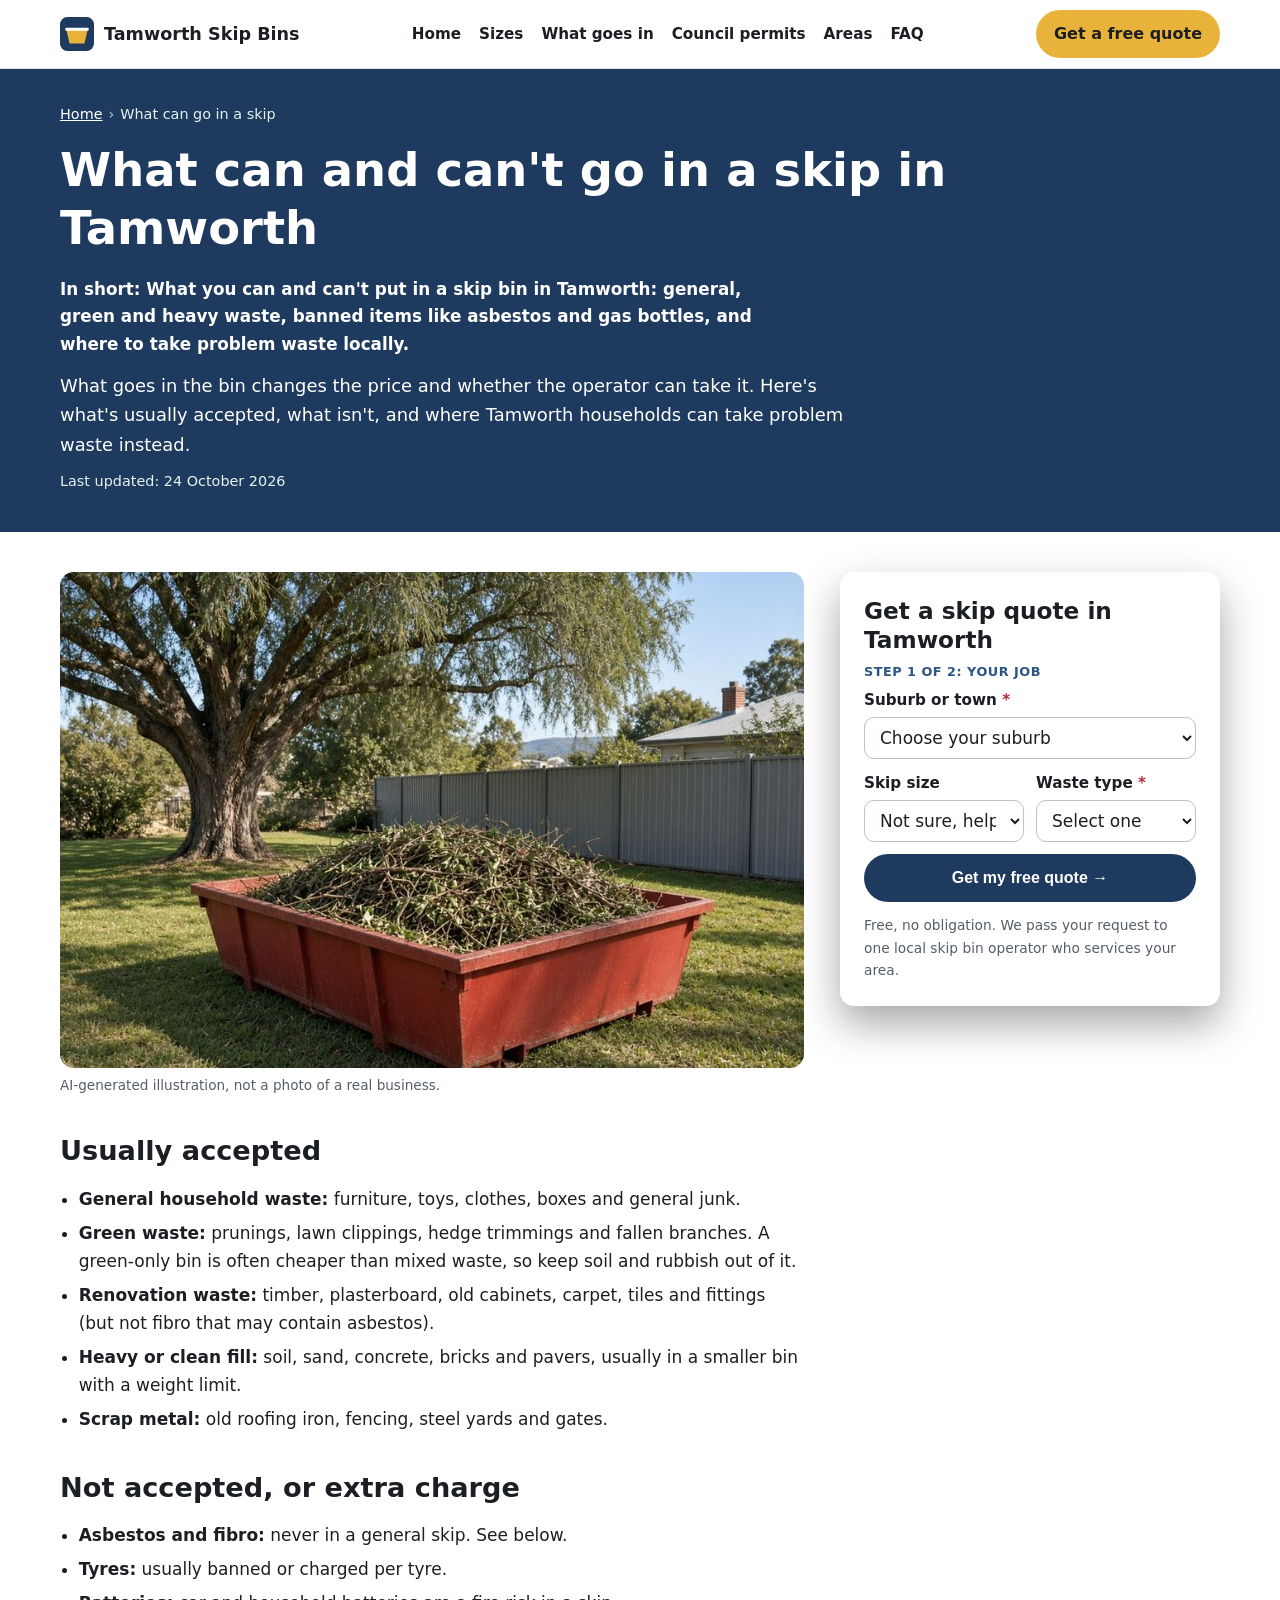
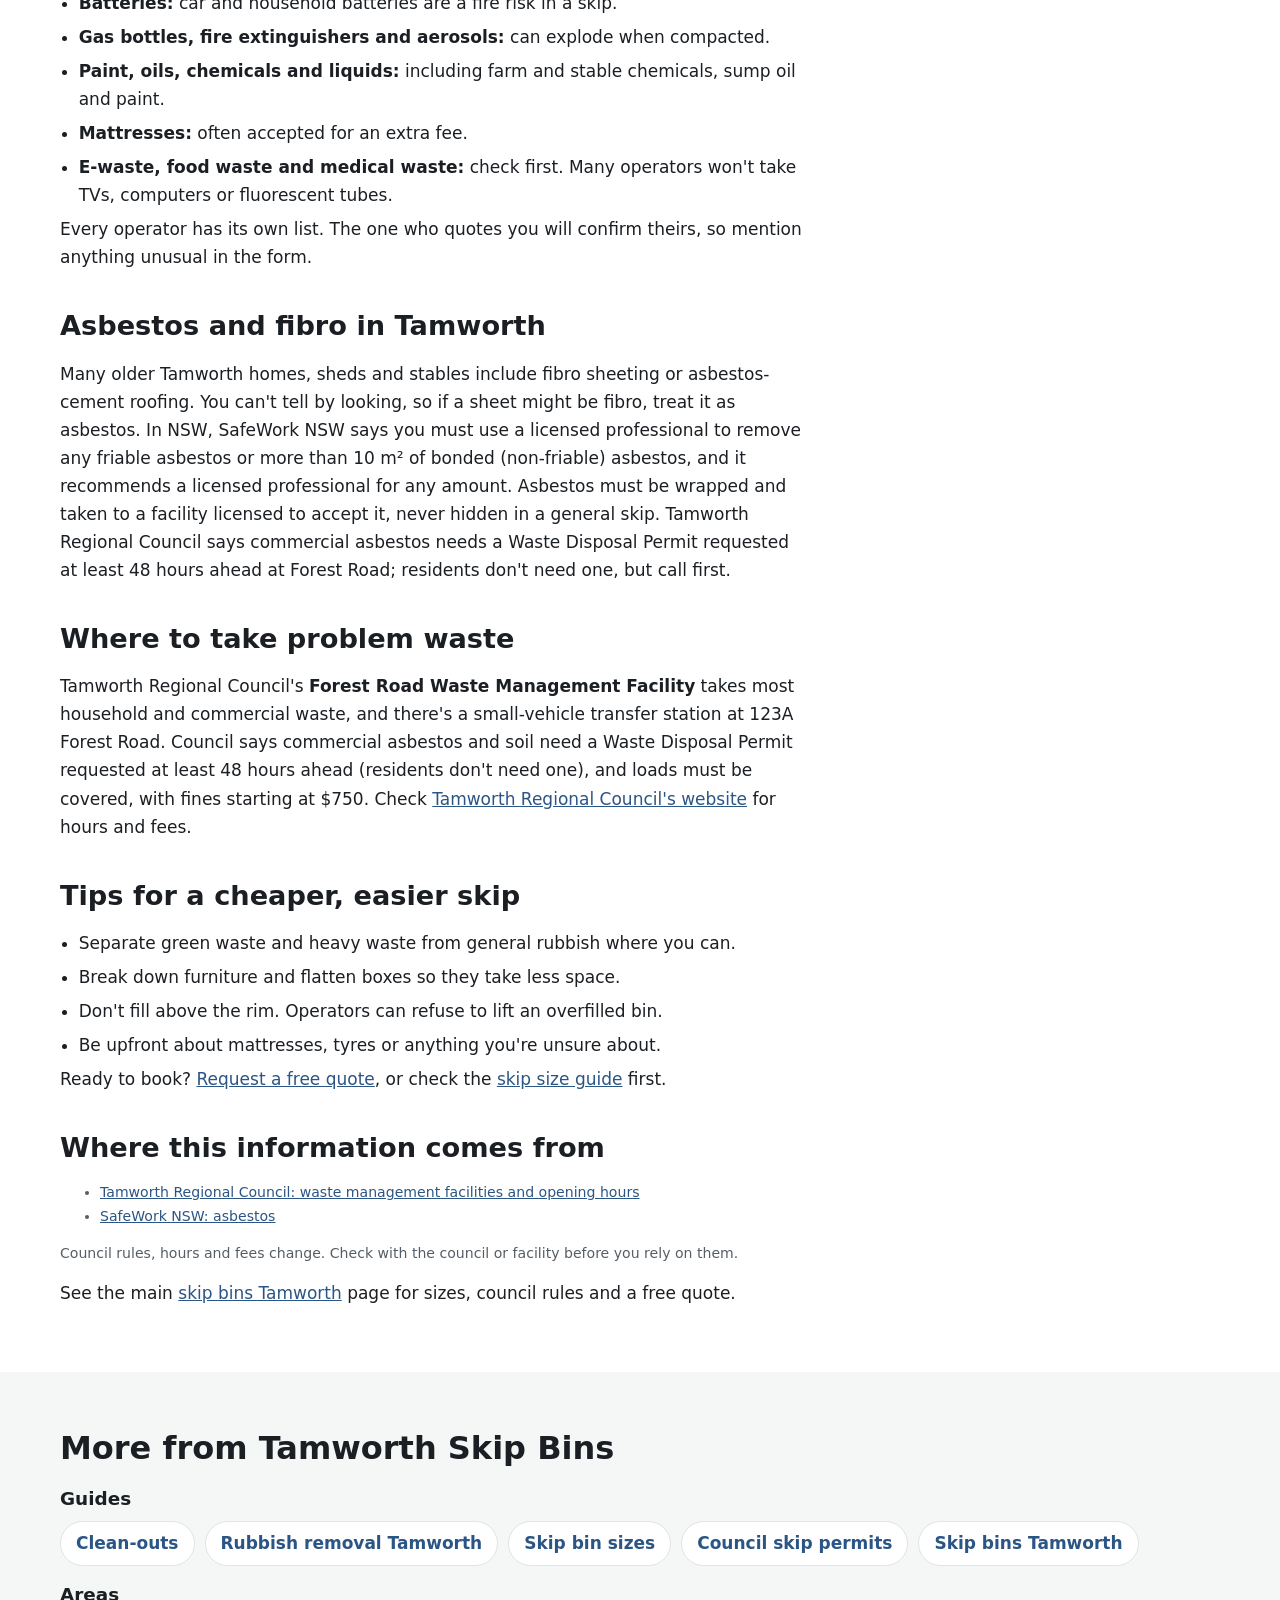
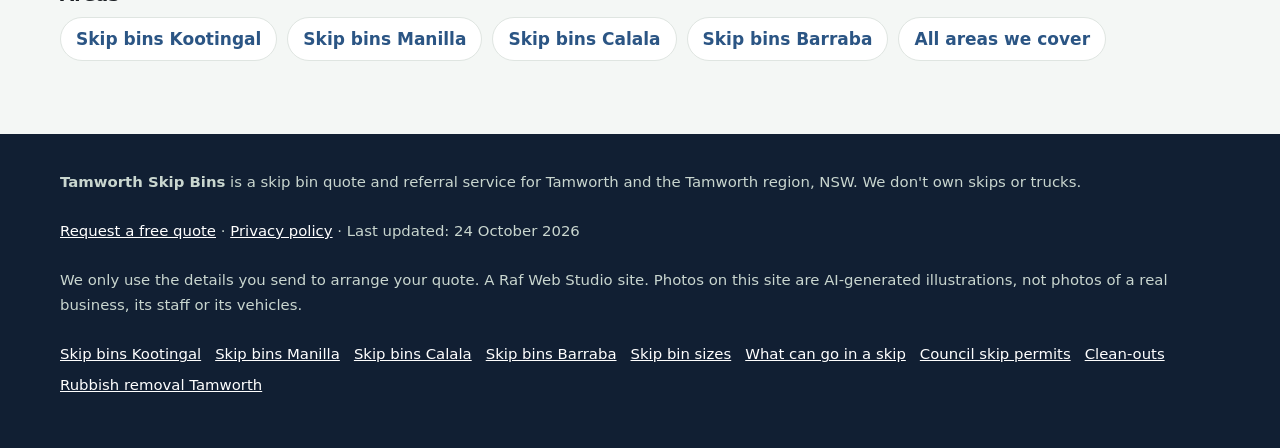
<file: what-can-go-in-a-skip/index.html>
<!doctype html>
<html lang="en-AU">
<head>
<meta charset="utf-8">
<meta name="viewport" content="width=device-width, initial-scale=1">
<title>What Can Go in a Skip Bin in Tamworth? Accepted &amp; Banned Items</title>
<meta name="description" content="What you can and can&#x27;t put in a skip bin in Tamworth: general, green and heavy waste, banned items like asbestos and gas bottles, and where to take problem waste locally.">
<link rel="canonical" href="https://tamworthskipbins.com/what-can-go-in-a-skip/">
<link rel="icon" href="/favicon.svg" type="image/svg+xml">
<meta name="theme-color" content="#1e3a5f">
<meta property="og:type" content="article">
<meta property="og:locale" content="en_AU">
<meta property="og:site_name" content="Tamworth Skip Bins">
<meta property="og:title" content="What Can Go in a Skip Bin in Tamworth? Accepted &amp; Banned Items">
<meta property="og:description" content="What you can and can&#x27;t put in a skip bin in Tamworth: general, green and heavy waste, banned items like asbestos and gas bottles, and where to take problem waste locally.">
<meta property="og:url" content="https://tamworthskipbins.com/what-can-go-in-a-skip/">
<meta property="og:image" content="https://tamworthskipbins.com/img/hero.jpg">
<meta name="twitter:card" content="summary_large_image">
<script>document.documentElement.classList.add('js')</script>
<link rel="stylesheet" href="/styles.css">

<!-- Google tag (gtag.js) -->
<script async src="https://www.googletagmanager.com/gtag/js?id=G-3WBT9X55MY"></script>
<script>
  window.dataLayer = window.dataLayer || [];
  function gtag(){dataLayer.push(arguments);}
  gtag('js', new Date());
  gtag('config', 'G-3WBT9X55MY');
</script>

<script type="application/ld+json">
{
 "@context": "https://schema.org",
 "@type": "WebPage",
 "@id": "https://tamworthskipbins.com/what-can-go-in-a-skip/#webpage",
 "url": "https://tamworthskipbins.com/what-can-go-in-a-skip/",
 "name": "What Can Go in a Skip Bin in Tamworth? Accepted & Banned Items",
 "description": "What you can and can't put in a skip bin in Tamworth: general, green and heavy waste, banned items like asbestos and gas bottles, and where to take problem waste locally.",
 "inLanguage": "en-AU",
 "dateModified": "2026-10-24",
 "isPartOf": {
  "@id": "https://tamworthskipbins.com/#website"
 }
}
</script>
<script type="application/ld+json">
{
 "@context": "https://schema.org",
 "@type": "BreadcrumbList",
 "itemListElement": [
  {
   "@type": "ListItem",
   "position": 1,
   "name": "Home",
   "item": "https://tamworthskipbins.com/"
  },
  {
   "@type": "ListItem",
   "position": 2,
   "name": "What can go in a skip",
   "item": "https://tamworthskipbins.com/what-can-go-in-a-skip/"
  }
 ]
}
</script>
<script type="application/ld+json">
{
 "@context": "https://schema.org",
 "@type": "Service",
 "@id": "https://tamworthskipbins.com/what-can-go-in-a-skip/#service",
 "name": "Skip bin waste advice and quotes in Tamworth",
 "serviceType": "Skip bin hire",
 "description": "What you can and can't put in a skip bin in Tamworth: general, green and heavy waste, banned items like asbestos and gas bottles, and where to take problem waste locally.",
 "url": "https://tamworthskipbins.com/what-can-go-in-a-skip/",
 "provider": {
  "@type": "Organization",
  "name": "Tamworth Skip Bins",
  "url": "https://tamworthskipbins.com/"
 },
 "areaServed": [
  {
   "@type": "Place",
   "name": "Tamworth, NSW"
  }
 ]
}
</script>
</head>
<body>
<a class="skip-link" href="#main">Skip to content</a>

<header class="site-header">
  <div class="wrap">
    <a class="brand" href="/" aria-label="Tamworth Skip Bins home">
      <svg viewBox="0 0 64 64" aria-hidden="true"><rect width="64" height="64" rx="14" fill="#1e3a5f"/><path d="M12 24h40l-6 26H18z" fill="#e9b23b"/><rect x="10" y="20" width="44" height="6" rx="2" fill="#fff"/></svg>
      Tamworth Skip Bins
    </a>
    <nav class="nav" aria-label="Main">
      <a href="/">Home</a>
      <a href="/skip-bin-sizes/">Sizes</a>
      <a href="/what-can-go-in-a-skip/">What goes in</a>
      <a href="/skip-bin-council-permit/">Council permits</a>
      <a href="/#areas">Areas</a>
      <a href="/#faq">FAQ</a>
    </nav>
    <a class="btn btn-call header-call" href="#quote">Get a free quote</a>
  </div>
</header>

<main id="main">
<section class="page-hero" aria-labelledby="h1">
  <div class="wrap">
    <nav class="crumbs" aria-label="Breadcrumb"><ol><li><a href="https://tamworthskipbins.com/">Home</a></li><li aria-current="page">What can go in a skip</li></ol></nav>
    <h1 id="h1">What can and can&#x27;t go in a skip in Tamworth</h1>
    <p class="summary">In short: What you can and can&#x27;t put in a skip bin in Tamworth: general, green and heavy waste, banned items like asbestos and gas bottles, and where to take problem waste locally.</p>
    <p class="lead">What goes in the bin changes the price and whether the operator can take it. Here's what's usually accepted, what isn't, and where Tamworth households can take problem waste instead.</p>
    <p class="updated">Last updated: 24 October 2026</p>
  </div>
</section>
<div class="wrap page-grid">
  <article class="page-body">
<figure><img src="/img/card-green.jpg" width="900" height="600" style="aspect-ratio:3/2;object-fit:cover" alt="Illustration of a skip bin with garden waste" decoding="async"><figcaption>AI-generated illustration, not a photo of a real business.</figcaption></figure>
<h2>Usually accepted</h2>
<ul class="clean">
<li><strong>General household waste:</strong> furniture, toys, clothes, boxes and general junk.</li>
<li><strong>Green waste:</strong> prunings, lawn clippings, hedge trimmings and fallen branches. A green-only bin is often cheaper than mixed waste, so keep soil and rubbish out of it.</li>
<li><strong>Renovation waste:</strong> timber, plasterboard, old cabinets, carpet, tiles and fittings (but not fibro that may contain asbestos).</li>
<li><strong>Heavy or clean fill:</strong> soil, sand, concrete, bricks and pavers, usually in a smaller bin with a weight limit.</li>
<li><strong>Scrap metal:</strong> old roofing iron, fencing, steel yards and gates.</li></ul>
<h2>Not accepted, or extra charge</h2>
<ul class="clean">
<li><strong>Asbestos and fibro:</strong> never in a general skip. See below.</li>
<li><strong>Tyres:</strong> usually banned or charged per tyre.</li>
<li><strong>Batteries:</strong> car and household batteries are a fire risk in a skip.</li>
<li><strong>Gas bottles, fire extinguishers and aerosols:</strong> can explode when compacted.</li>
<li><strong>Paint, oils, chemicals and liquids:</strong> including farm and stable chemicals, sump oil and paint.</li>
<li><strong>Mattresses:</strong> often accepted for an extra fee.</li>
<li><strong>E-waste, food waste and medical waste:</strong> check first. Many operators won't take TVs, computers or fluorescent tubes.</li></ul>
<p>Every operator has its own list. The one who quotes you will confirm theirs, so mention anything unusual in the form.</p>
<h2>Asbestos and fibro in Tamworth</h2>
<p>Many older Tamworth homes, sheds and stables include fibro sheeting or asbestos-cement roofing. You can't tell by looking, so if a sheet might be fibro, treat it as asbestos. In NSW, SafeWork NSW says you must use a licensed professional to remove any friable asbestos or more than 10 m² of bonded (non-friable) asbestos, and it recommends a licensed professional for any amount. Asbestos must be wrapped and taken to a facility licensed to accept it, never hidden in a general skip. Tamworth Regional Council says commercial asbestos needs a Waste Disposal Permit requested at least 48 hours ahead at Forest Road; residents don't need one, but call first.</p>
<h2>Where to take problem waste</h2>
<p>Tamworth Regional Council's <strong>Forest Road Waste Management Facility</strong> takes most household and commercial waste, and there's a small-vehicle transfer station at 123A Forest Road. Council says commercial asbestos and soil need a Waste Disposal Permit requested at least 48 hours ahead (residents don't need one), and loads must be covered, with fines starting at $750. Check <a href="https://www.tamworth.nsw.gov.au/" rel="noopener">Tamworth Regional Council's website</a> for hours and fees.</p>
<h2>Tips for a cheaper, easier skip</h2>
<ul class="clean"><li>Separate green waste and heavy waste from general rubbish where you can.</li><li>Break down furniture and flatten boxes so they take less space.</li><li>Don't fill above the rim. Operators can refuse to lift an overfilled bin.</li><li>Be upfront about mattresses, tyres or anything you're unsure about.</li></ul><p>Ready to book? <a href="#quote">Request a free quote</a>, or check the <a href="/skip-bin-sizes/">skip size guide</a> first.</p>
<h2>Where this information comes from</h2>
<ul class="sources"><li><a href="https://www.tamworth.nsw.gov.au/live/waste-and-recycling/waste-management-facilities" rel="noopener">Tamworth Regional Council: waste management facilities and opening hours</a></li><li><a href="https://www.safework.nsw.gov.au/hazards-a-z/asbestos" rel="noopener">SafeWork NSW: asbestos</a></li></ul>
<p class="sources">Council rules, hours and fees change. Check with the council or facility before you rely on them.</p>

<p class="home-link">See the main <a href="/">skip bins Tamworth</a> page for sizes, council rules and a free quote.</p>
  </article>
  <aside class="page-aside">
    <div class="hero-form-card" id="quote">
      <h2 id="quote-h">Get a skip quote in Tamworth</h2>
      <form class="quote-form two-step" id="quote-form" action="https://formsubmit.co/8bd3906ddddba58fffa623de23014cd9" method="post" novalidate>
        <input type="hidden" name="_subject" value="New quote request – tamworthskipbins.com">
        <input type="hidden" name="_captcha" value="true">
        <input type="hidden" name="_template" value="table">
        <input type="hidden" name="_next" value="https://tamworthskipbins.com/thanks.html">
        <input type="hidden" name="_autoresponse" value="Thanks for your skip bin request. We&#x27;ve received it and are passing it to a local operator, who&#x27;ll be in touch shortly with availability and a price.">
        <input type="text" name="_honey" style="display:none" tabindex="-1" autocomplete="off" aria-hidden="true">
        <input type="hidden" name="source" value="tamworthskipbins.com">
        <input type="hidden" name="page" value="/what-can-go-in-a-skip/">
        <fieldset class="step step-1">
          <legend class="step-label">Step 1 of 2: your job</legend>
          <div class="full"><label for="suburb">Suburb or town <span class="req" aria-hidden="true">*</span></label>
            <select id="suburb" name="suburb" required><option value="">Choose your suburb</option><option>Tamworth</option><option>East Tamworth</option><option>West Tamworth</option><option>North Tamworth</option><option>South Tamworth</option><option>Hillvue</option><option>Westdale</option><option>Oxley Vale</option><option>Calala</option><option>Taminda</option><option>Nemingha</option><option>Kootingal</option><option>Moonbi</option><option>Hallsville</option><option>Moore Creek</option><option>Duri</option><option>Attunga</option><option>Manilla</option><option>Barraba</option><option>Woolomin</option><option>Bendemeer</option><option value="Other">Other (tell us below)</option></select></div>
          <div class="full other-wrap"><label for="suburb_other">Other suburb or town</label><input id="suburb_other" name="suburb_other" type="text" autocomplete="address-level2"></div>
          <div><label for="size">Skip size</label>
            <select id="size" name="skip_size"><option value="Not sure">Not sure, help me choose</option><option>Skip bag (about 1 m³)</option><option>2 m³</option><option>3 m³</option><option>4 m³</option><option>6 m³</option><option>8 m³</option><option>9 m³</option><option>10–12 m³</option><option>Larger / hook-lift</option></select></div>
          <div><label for="waste">Waste type <span class="req" aria-hidden="true">*</span></label>
            <select id="waste" name="waste_type" required><option value="">Select one</option><option>General household</option><option>Green waste</option><option>Mixed renovation / building</option><option>Soil, concrete or bricks</option><option>Mixed, not sure</option><option>May contain asbestos</option></select></div>
          <div class="full js-only"><button class="btn btn-primary btn-block" type="button" id="to-step-2">Get my free quote →</button></div>
          <p class="microcopy full">Free, no obligation. We pass your request to one local skip bin operator who services your area.</p>
          <p class="form-error full" id="step1-error" role="alert" hidden>Please choose your suburb and waste type.</p>
        </fieldset>
        <fieldset class="step step-2" id="step-2">
          <legend class="step-label">Step 2 of 2: your details</legend>
          <div><label for="name">Name <span class="req" aria-hidden="true">*</span></label><input id="name" name="name" type="text" autocomplete="name" required></div>
          <div><label for="phone">Phone <span class="req" aria-hidden="true">*</span></label><input id="phone" name="phone" type="tel" autocomplete="tel" inputmode="tel" required></div>
          <div><label for="email">Email</label><input id="email" name="email" type="email" autocomplete="email"></div>
          <div><label for="date">Delivery date</label><input id="date" name="preferred_date" type="date"></div>
          <div class="full"><label for="message">Anything else?</label><textarea id="message" name="message" rows="2" placeholder="e.g. Federation reno, horse property, mini skip for a weekend"></textarea></div>
          <p class="consent full">By sending this form you agree we can share your details with one local skip bin operator so they can quote for your job. See our <a href="/privacy.html">privacy policy</a>.</p>
          <div class="full step2-actions"><button class="btn btn-primary" type="submit">Send my quote request</button><button class="btn-link js-only" type="button" id="back-1">← Back</button></div>
        </fieldset>
      </form>
    </div>
  </aside>
</div>
<section class="alt" aria-labelledby="more-h">
  <div class="wrap">
    <h2 id="more-h">More from Tamworth Skip Bins</h2>
    <h3>Guides</h3>
    <ul class="link-list"><li><a href="/clean-outs/">Clean-outs</a></li><li><a href="/rubbish-removal-tamworth/">Rubbish removal Tamworth</a></li><li><a href="/skip-bin-sizes/">Skip bin sizes</a></li><li><a href="/skip-bin-council-permit/">Council skip permits</a></li><li><a href="/">Skip bins Tamworth</a></li></ul>
    <h3>Areas</h3>
    <ul class="link-list"><li><a href="/skip-bins-kootingal/">Skip bins Kootingal</a></li><li><a href="/skip-bins-manilla/">Skip bins Manilla</a></li><li><a href="/skip-bins-calala/">Skip bins Calala</a></li><li><a href="/skip-bins-barraba/">Skip bins Barraba</a></li><li><a href="/#areas">All areas we cover</a></li></ul>
  </div>
</section>
</main>

<footer class="site-footer">
  <div class="wrap">
    <p><strong>Tamworth Skip Bins</strong> is a skip bin quote and referral service for Tamworth and the Tamworth region, NSW. We don't own skips or trucks.</p>
    <p><a href="#quote">Request a free quote</a> · <a href="/privacy.html">Privacy policy</a> · Last updated: 24 October 2026</p>
    <p>We only use the details you send to arrange your quote. A Raf Web Studio site. Photos on this site are AI-generated illustrations, not photos of a real business, its staff or its vehicles.</p>
    <p class="footer-links"><a href="/skip-bins-kootingal/">Skip bins Kootingal</a> <a href="/skip-bins-manilla/">Skip bins Manilla</a> <a href="/skip-bins-calala/">Skip bins Calala</a> <a href="/skip-bins-barraba/">Skip bins Barraba</a> <a href="/skip-bin-sizes/">Skip bin sizes</a> <a href="/what-can-go-in-a-skip/">What can go in a skip</a> <a href="/skip-bin-council-permit/">Council skip permits</a> <a href="/clean-outs/">Clean-outs</a> <a href="/rubbish-removal-tamworth/">Rubbish removal Tamworth</a></p>
  </div>
</footer>

<div class="mobile-call" aria-label="Quick contact">
  <a class="btn btn-call" href="#quote">Get a free quote</a>
</div>
<script src="/form.js" defer></script>
</body>
</html>
</file>
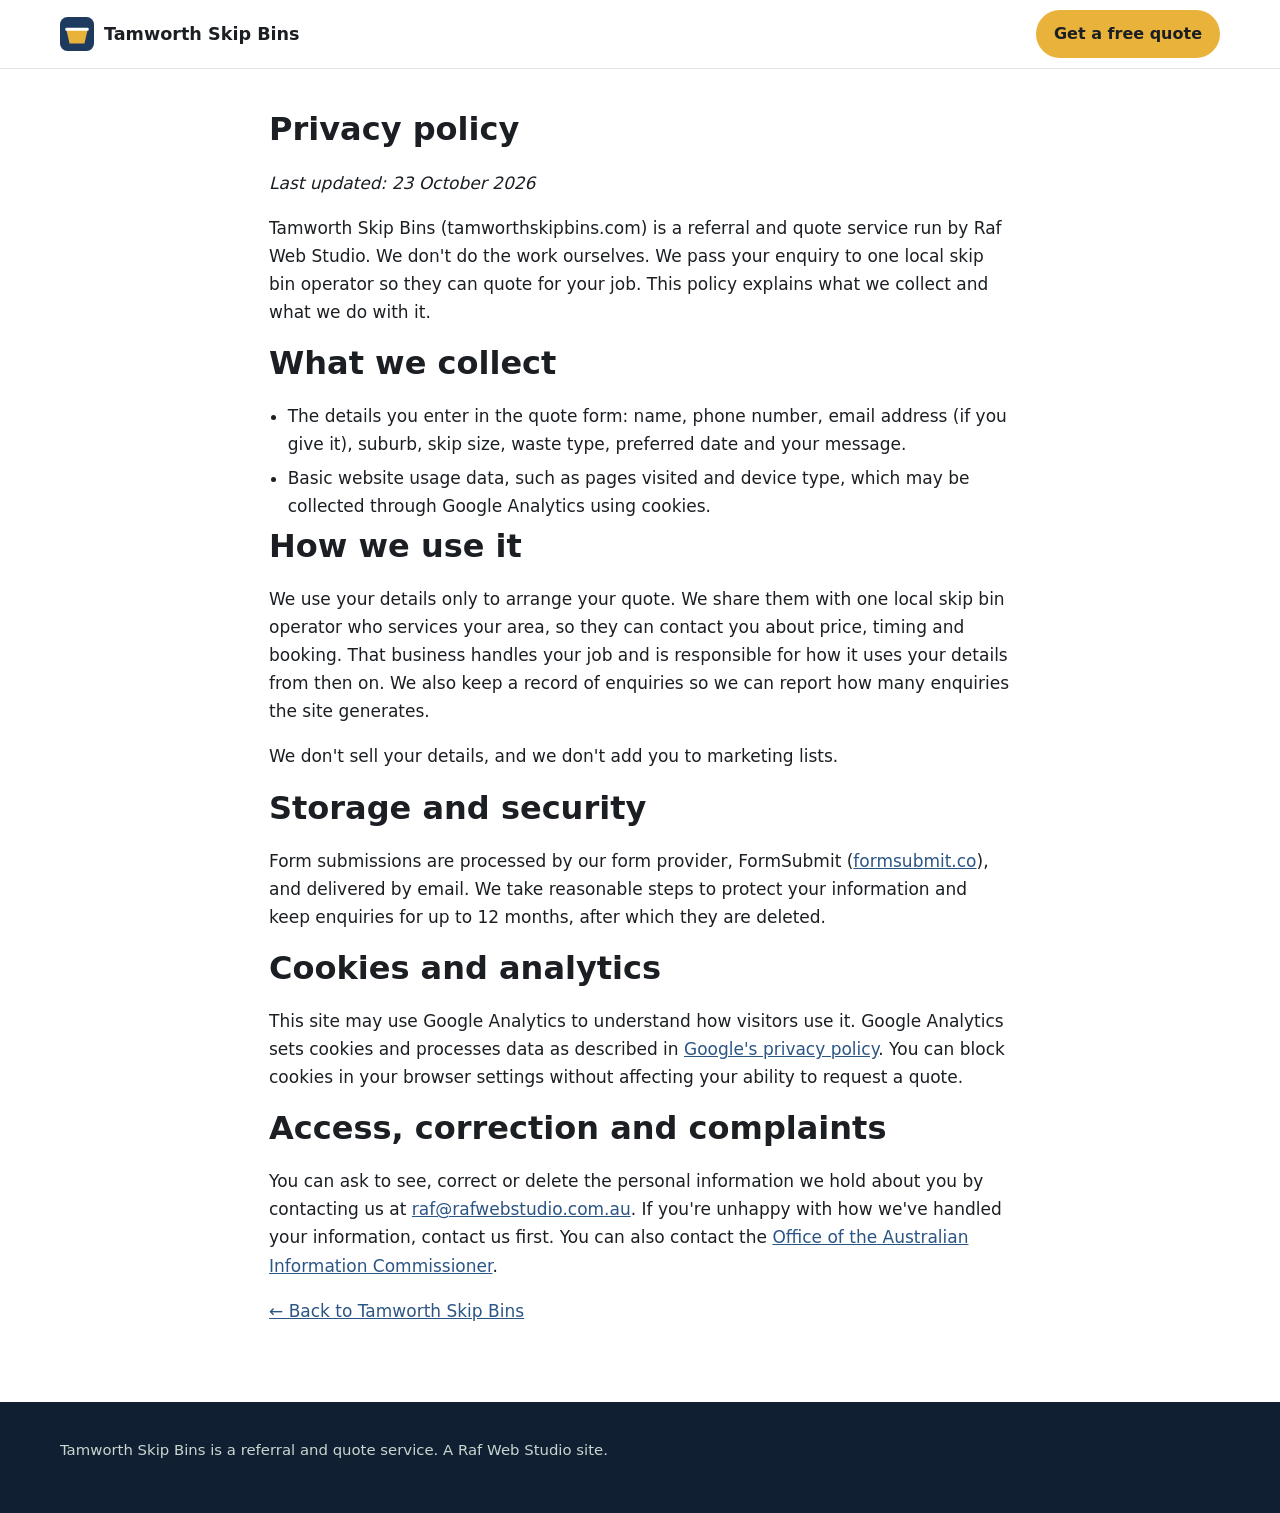
<file: privacy.html>
<!doctype html>
<html lang="en-AU">
<head>
<meta charset="utf-8">
<meta name="viewport" content="width=device-width, initial-scale=1">
<title>Privacy Policy | Tamworth Skip Bins</title>
<meta name="description" content="How Tamworth Skip Bins collects, uses and shares the details you send when you request a quote.">
<link rel="canonical" href="https://tamworthskipbins.com/privacy.html">
<link rel="icon" href="favicon.svg" type="image/svg+xml">
<link rel="stylesheet" href="styles.css">
<!-- Google tag (gtag.js) -->
<script async src="https://www.googletagmanager.com/gtag/js?id=G-3WBT9X55MY"></script>
<script>
  window.dataLayer = window.dataLayer || [];
  function gtag(){dataLayer.push(arguments);}
  gtag('js', new Date());
  gtag('config', 'G-3WBT9X55MY');
</script>
</head>
<body>
<a class="skip-link" href="#main">Skip to content</a>
<header class="site-header">
  <div class="wrap">
    <a class="brand" href="/" aria-label="Tamworth Skip Bins home">
      <svg viewBox="0 0 64 64" aria-hidden="true"><rect width="64" height="64" rx="14" fill="#1e3a5f"/><path d="M12 24h40l-6 26H18z" fill="#e9b23b"/><rect x="10" y="20" width="44" height="6" rx="2" fill="#fff"/></svg>
      Tamworth Skip Bins
    </a>
    <a class="btn btn-call header-call" href="/#quote">Get a free quote</a>
  </div>
</header>
<main id="main" class="legal">
  <h1>Privacy policy</h1>
  <p><em>Last updated: 23 October 2026</em></p>
  <p>Tamworth Skip Bins (tamworthskipbins.com) is a referral and quote service run by Raf Web Studio. We don't do the work ourselves. We pass your enquiry to one local skip bin operator so they can quote for your job. This policy explains what we collect and what we do with it.</p>
  <h2>What we collect</h2>
  <ul class="clean">
    <li>The details you enter in the quote form: name, phone number, email address (if you give it), suburb, skip size, waste type, preferred date and your message.</li>
    <li>Basic website usage data, such as pages visited and device type, which may be collected through Google Analytics using cookies.</li>
  </ul>
  <h2>How we use it</h2>
  <p>We use your details only to arrange your quote. We share them with one local skip bin operator who services your area, so they can contact you about price, timing and booking. That business handles your job and is responsible for how it uses your details from then on. We also keep a record of enquiries so we can report how many enquiries the site generates.</p>
  <p>We don't sell your details, and we don't add you to marketing lists.</p>
  <h2>Storage and security</h2>
  <p>Form submissions are processed by our form provider, FormSubmit (<a href="https://formsubmit.co/" rel="noopener">formsubmit.co</a>), and delivered by email. We take reasonable steps to protect your information and keep enquiries for up to 12 months, after which they are deleted.</p>
  <h2>Cookies and analytics</h2>
  <p>This site may use Google Analytics to understand how visitors use it. Google Analytics sets cookies and processes data as described in <a href="https://policies.google.com/privacy" rel="noopener">Google's privacy policy</a>. You can block cookies in your browser settings without affecting your ability to request a quote.</p>
  <h2>Access, correction and complaints</h2>
  <p>You can ask to see, correct or delete the personal information we hold about you by contacting us at <a href="mailto:raf@rafwebstudio.com.au">raf@rafwebstudio.com.au</a>. If you're unhappy with how we've handled your information, contact us first. You can also contact the <a href="https://www.oaic.gov.au/" rel="noopener">Office of the Australian Information Commissioner</a>.</p>
  <p><a href="/">&larr; Back to Tamworth Skip Bins</a></p>
</main>
<footer class="site-footer"><div class="wrap"><p>Tamworth Skip Bins is a referral and quote service. A Raf Web Studio site.</p></div></footer>
</body>
</html>
</file>
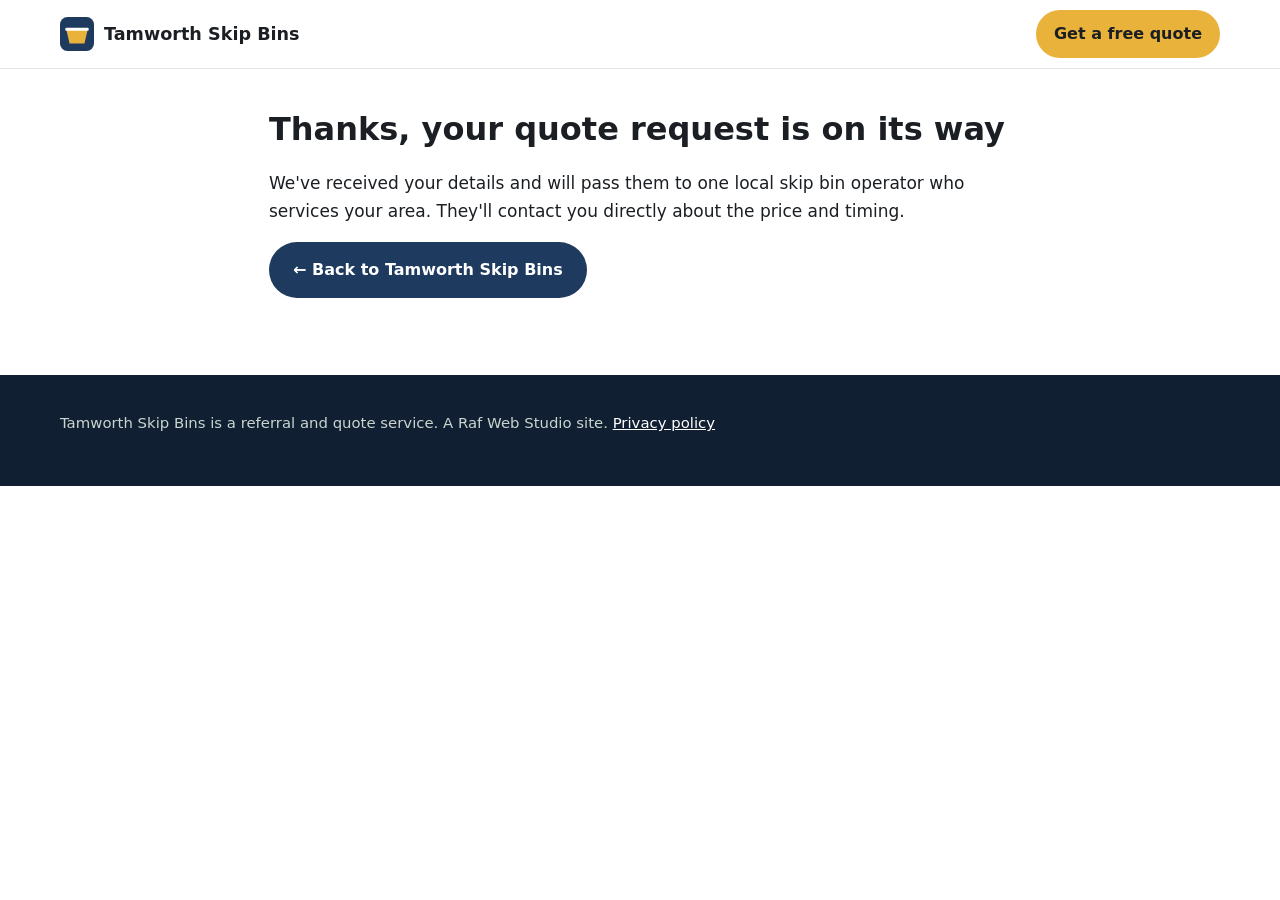
<file: thanks.html>
<!doctype html>
<html lang="en-AU">
<head>
<meta charset="utf-8">
<meta name="viewport" content="width=device-width, initial-scale=1">
<title>Thanks, we've got your quote request | Tamworth Skip Bins</title>
<meta name="robots" content="noindex, nofollow">
<link rel="icon" href="favicon.svg" type="image/svg+xml">
<link rel="stylesheet" href="styles.css">
<!-- Google tag (gtag.js) -->
<script async src="https://www.googletagmanager.com/gtag/js?id=G-3WBT9X55MY"></script>
<script>
  window.dataLayer = window.dataLayer || [];
  function gtag(){dataLayer.push(arguments);}
  gtag('js', new Date());
  gtag('config', 'G-3WBT9X55MY');
</script>
<script>/*seo6-track*/(function(){var tok=null,done=null;try{tok=sessionStorage.getItem('rws_lead_token');done=sessionStorage.getItem('rws_lead_done');}catch(_){}if(tok?tok===done:done==='direct')return;gtag('event','generate_lead',{form_name:'skip_bin_quote',source:'tamworthskipbins.com',lead_flow:tok?'form':'direct',transport_type:'beacon'});try{sessionStorage.setItem('rws_lead_done',tok||'direct');}catch(_){}})();</script>
</head>
<body>
<a class="skip-link" href="#main">Skip to content</a>
<header class="site-header">
  <div class="wrap">
    <a class="brand" href="/" aria-label="Tamworth Skip Bins home">
      <svg viewBox="0 0 64 64" aria-hidden="true"><rect width="64" height="64" rx="14" fill="#1e3a5f"/><path d="M12 24h40l-6 26H18z" fill="#e9b23b"/><rect x="10" y="20" width="44" height="6" rx="2" fill="#fff"/></svg>
      Tamworth Skip Bins
    </a>
    <a class="btn btn-call header-call" href="/#quote">Get a free quote</a>
  </div>
</header>
<main id="main" class="legal">
  <h1>Thanks, your quote request is on its way</h1>
  <p>We've received your details and will pass them to one local skip bin operator who services your area. They'll contact you directly about the price and timing.</p>
  <p><a class="btn btn-primary" href="/">&larr; Back to Tamworth Skip Bins</a></p>
</main>
<footer class="site-footer"><div class="wrap"><p>Tamworth Skip Bins is a referral and quote service. A Raf Web Studio site. <a href="privacy.html">Privacy policy</a></p></div></footer>
</body>
</html>
</file>
<file: styles.css>
:root{
  --green:#1e3a5f;--green-2:#2b5584;--yellow:#e9b23b;--ink:#1b1f23;--muted:#555e66;
  --bg:#ffffff;--soft:#f4f7f5;--line:#dfe5e1;--radius:14px;--max:1200px;
}
*{box-sizing:border-box}
html{scroll-behavior:smooth}
body{margin:0;font-family:system-ui,-apple-system,"Segoe UI",Roboto,Arial,sans-serif;color:var(--ink);background:var(--bg);line-height:1.65;font-size:17px;padding-bottom:72px}
@media(min-width:800px){body{padding-bottom:0}}
img,svg{max-width:100%}
a{color:var(--green-2)}
a:focus-visible,button:focus-visible,input:focus-visible,select:focus-visible,textarea:focus-visible{outline:3px solid var(--yellow);outline-offset:2px}
.wrap{max-width:var(--max);margin:0 auto;padding:0 20px}
.skip-link{position:absolute;left:-999px;top:0;background:#fff;padding:8px 12px;z-index:100}
.skip-link:focus{left:8px}
h1,h2,h3{line-height:1.25;margin:0 0 .6em}
h1{font-size:clamp(1.9rem,4.5vw,2.9rem)}
h2{font-size:clamp(1.5rem,3vw,2rem);margin-top:0}
h3{font-size:1.15rem}
p{margin:0 0 1em}

/* header */
.site-header{background:#fff;border-bottom:1px solid var(--line);position:sticky;top:0;z-index:50}
.site-header .wrap{display:flex;align-items:center;justify-content:space-between;gap:16px;padding-top:10px;padding-bottom:10px}
.brand{display:flex;align-items:center;gap:10px;font-weight:800;color:var(--ink);text-decoration:none;font-size:1.1rem}
.brand svg{width:34px;height:34px}
.nav{display:none;gap:18px}
.nav a{color:var(--ink);text-decoration:none;font-weight:600;font-size:.95rem}
.nav a:hover{color:var(--green-2)}
@media(min-width:900px){.nav{display:flex}}

/* buttons */
.btn{display:inline-flex;align-items:center;justify-content:center;gap:8px;font-weight:700;border-radius:999px;padding:13px 22px;text-decoration:none;border:2px solid transparent;cursor:pointer;font-size:1rem}
.btn svg{width:20px;height:20px}
.btn-call{background:var(--yellow);color:#1b1f23}
.btn-call:hover{background:#e9b23b}
.btn-ghost{background:transparent;color:#fff;border-color:rgba(255,255,255,.7)}
.btn-ghost:hover{background:rgba(255,255,255,.12)}
.btn-primary{background:var(--green);color:#fff}
.btn-primary:hover{background:var(--green-2)}
.header-call{display:none}
@media(min-width:600px){.header-call{display:inline-flex;padding:9px 16px}}

/* hero */
.hero{background:linear-gradient(135deg,#1e3a5f 0%,#2b5584 60%,#2b5584 100%);color:#fff;padding:48px 0 56px}
.hero .wrap{display:grid;gap:32px}
@media(min-width:900px){.hero .wrap{grid-template-columns:1.15fr .85fr;align-items:center}}
.hero p.lead{font-size:1.15rem;color:#e6f2ec;max-width:38em}
.hero .ctas{display:flex;flex-wrap:wrap;gap:12px;margin:22px 0 18px}
.ticks{list-style:none;padding:0;margin:0;display:grid;gap:6px;color:#e6f2ec}
.ticks li{display:flex;gap:8px;align-items:flex-start}
.ticks svg{flex:0 0 20px;width:20px;height:20px;margin-top:3px}
.hero-card{background:#fff;color:var(--ink);border-radius:var(--radius);padding:22px;box-shadow:0 12px 30px rgba(0,0,0,.18)}
.hero-card h2{font-size:1.25rem}
.hero-card ol{margin:0;padding-left:1.2em}
.hero-card li{margin-bottom:.5em}

/* sections */
section{padding:56px 0}
section.alt{background:var(--soft)}
.intro{max-width:46em}
.grid{display:grid;gap:18px}
@media(min-width:700px){.grid-2{grid-template-columns:1fr 1fr}.grid-3{grid-template-columns:repeat(3,1fr)}}
.card{background:#fff;border:1px solid var(--line);border-radius:var(--radius);padding:20px}
.card .size{display:inline-block;background:var(--green);color:#fff;font-weight:800;border-radius:8px;padding:3px 10px;margin-bottom:8px}
.icon{width:36px;height:36px;color:var(--green);margin-bottom:6px}

table{width:100%;border-collapse:collapse;background:#fff;border-radius:var(--radius);overflow:hidden;border:1px solid var(--line)}
caption{text-align:left;font-weight:700;padding:0 0 10px}
th,td{padding:12px 14px;text-align:left;border-bottom:1px solid var(--line);vertical-align:top}
th{background:#e9f1ec;font-size:.95rem}
.table-scroll{overflow-x:auto}
.note{font-size:.93rem;color:var(--muted)}
.yes h3{color:var(--green)}
.no h3{color:#b02a37}
ul.clean{padding-left:1.1em;margin:0}
ul.clean li{margin-bottom:.35em}

.areas{display:flex;flex-wrap:wrap;gap:8px;list-style:none;padding:0;margin:0 0 1em}
.areas li{background:#fff;border:1px solid var(--line);border-radius:999px;padding:6px 14px;font-size:.95rem}

/* faq */
details{background:#fff;border:1px solid var(--line);border-radius:var(--radius);padding:4px 18px;margin-bottom:10px}
summary{cursor:pointer;font-weight:700;padding:12px 0;list-style:none}
summary::-webkit-details-marker{display:none}
summary::after{content:"+";float:right;font-size:1.3rem;line-height:1;color:var(--green)}
details[open] summary::after{content:"–"}

/* form */
.quote{background:var(--green);color:#fff}
.quote .wrap{display:grid;gap:28px}
@media(min-width:900px){.quote .wrap{grid-template-columns:.8fr 1.2fr}}
.quote p{color:#e6f2ec}
form.quote-form{background:#fff;color:var(--ink);border-radius:var(--radius);padding:22px;display:grid;gap:14px}
@media(min-width:600px){form.quote-form{grid-template-columns:1fr 1fr}.full{grid-column:1/-1}}
label{display:block;font-weight:600;font-size:.95rem;margin-bottom:4px}
input,select,textarea{width:100%;font:inherit;padding:11px 12px;border:1.5px solid #b8c4bd;border-radius:10px;background:#fff;color:var(--ink)}
textarea{min-height:110px;resize:vertical}
.req{color:#b02a37}
.consent{font-size:.88rem;color:var(--muted)}

/* footer */
.site-footer{background:#111f33;color:#c9d6cf;padding:36px 0;font-size:.93rem}
.site-footer a{color:#fff}
.site-footer .wrap{display:grid;gap:10px}

/* sticky mobile call bar */
.mobile-call{position:fixed;left:0;right:0;bottom:0;z-index:60;display:flex;gap:8px;padding:10px 12px;background:#fff;border-top:1px solid var(--line);box-shadow:0 -6px 18px rgba(0,0,0,.08)}
.mobile-call .btn{flex:1;padding:12px 10px}
@media(min-width:800px){.mobile-call{display:none}}

.legal{max-width:46em;padding:40px 20px 60px;margin:0 auto}
.legal h1{font-size:2rem}

/* images */
.about-grid{display:grid;gap:28px;align-items:center}
@media(min-width:900px){.about-grid{grid-template-columns:1.2fr .8fr}}
figure{margin:0}
.photo img{width:100%;height:auto;display:block;border-radius:var(--radius)}
.photo figcaption,.size-figs figcaption{font-size:.85rem;color:var(--muted);margin-top:6px}
.local-photo{max-width:720px;margin-top:8px}
.size-figs{display:grid;gap:14px;margin:6px 0 10px;grid-template-columns:1fr}
@media(min-width:600px){.size-figs{grid-template-columns:1fr 1fr}}
.size-figs img{width:100%;height:auto;display:block;border-radius:10px;border:1px solid var(--line);background:#f4f7f5}
.size-figs figcaption{font-weight:700;color:var(--ink)}
.credits{font-size:.8rem;color:#9fb3a8}

/* banner hero */
.hero{position:relative;overflow:hidden;background:#111f33;padding:56px 0 64px}
.hero-bg,.hero-bg img{position:absolute;inset:0;width:100%;height:100%}
.hero-bg img{object-fit:cover;object-position:center 40%;filter:brightness(1.08)}
.hero::before{content:"";position:absolute;inset:0;z-index:1;background:linear-gradient(90deg,rgba(8,24,16,.58) 0%,rgba(8,24,16,.36) 45%,rgba(8,24,16,.14) 100%)}
.hero .wrap.hero-grid{position:relative;z-index:2;display:grid;gap:32px;align-items:center}
@media(min-width:960px){.hero .wrap.hero-grid{grid-template-columns:1.05fr .95fr;gap:48px}.hero{padding:72px 0 80px}}
.hero h1{text-shadow:0 2px 4px rgba(0,0,0,.45),0 4px 22px rgba(0,0,0,.45)}
.hero .lead,.hero .updated{text-shadow:0 1px 3px rgba(0,0,0,.6)}
.hero-copy .ticks{margin:6px 0 20px}
.hero-copy .ctas{margin:0}
.hero-form-card{background:#fff;color:var(--ink);border-radius:var(--radius);padding:24px;box-shadow:0 18px 40px rgba(0,0,0,.35);scroll-margin-top:80px}
.hero-form-card h2{font-size:1.45rem;margin-bottom:.3em}
.hero-form-card .form-intro{color:var(--muted);font-size:.95rem;margin-bottom:12px}
.hero-form-card form.quote-form{padding:0;box-shadow:none;border-radius:0;gap:12px}
.hero-form-card input,.hero-form-card select,.hero-form-card textarea{padding:9px 11px}
.hero-form-card textarea{min-height:72px}
.hero-form-card .consent{margin:10px 0 0}
.photo-credit{position:absolute;right:10px;bottom:6px;z-index:2;margin:0;font-size:.72rem;color:rgba(255,255,255,.8)}
.photo-credit a{color:#fff}
.how-card{background:#fff;color:var(--ink);border-radius:var(--radius);padding:22px}
.how-card ol{margin:0;padding-left:1.2em}.how-card li{margin-bottom:.5em}

/* v2 */
.hero .lead{color:#fff}
.updated{font-size:.85rem;color:#e6f2ec;margin:14px 0 0}
.updated-dark{font-size:.9rem;color:var(--muted);font-weight:600;margin-top:-.4em}
fieldset{border:0;margin:0;padding:0;min-width:0}
.step{display:grid;gap:12px;grid-template-columns:1fr}
@media(min-width:600px){.step{grid-template-columns:1fr 1fr}}
.step-label{font-size:.8rem;font-weight:700;text-transform:uppercase;letter-spacing:.04em;color:var(--green-2);margin-bottom:6px;padding:0}
.step-2{margin-top:16px}
.js .is-step-1 .step-2{display:none}
.js .is-step-2 .step-1{display:none}
.js .is-step-2 .step-2{margin-top:0}
.js-only{display:none}
.js .js-only{display:block}
.js .step2-actions .js-only{display:inline-block}
.other-wrap{display:none}.other-wrap.show{display:block}
html:not(.js) .other-wrap{display:block}
.btn-block{width:100%}
.btn-link{background:none;border:0;color:var(--green-2);font:inherit;font-weight:600;cursor:pointer;margin-left:14px;text-decoration:underline}
.microcopy{font-size:.86rem;color:var(--muted);margin:0}
.form-error{color:#b02a37;font-weight:600;font-size:.9rem;margin:0}
[aria-invalid="true"]{border-color:#b02a37}
.hero-form-card .quote-form{display:block}
.trust{background:#111f33;color:#e6f2ec;padding:16px 0}
.trust-list{list-style:none;margin:0 auto;display:grid;gap:10px 24px;grid-template-columns:1fr}
@media(min-width:700px){.trust-list{grid-template-columns:1fr 1fr}}
@media(min-width:1000px){.trust-list{grid-template-columns:repeat(4,1fr)}}
.trust-list li{display:flex;gap:8px;align-items:flex-start;font-size:.95rem}
.trust-list svg{flex:0 0 20px;width:20px;height:20px;color:var(--yellow);margin-top:3px}
.trust-list strong{color:#fff}
ol.steps{list-style:none;padding:0;margin:0 0 16px}
.step-num{display:inline-grid;place-items:center;width:34px;height:34px;border-radius:50%;background:var(--yellow);color:#1b1f23;font-weight:800;margin-bottom:8px}
.equiv{font-weight:700;color:var(--green-2);margin:-.2em 0 .5em}
.price-table td{white-space:nowrap}
.area-groups{display:grid;gap:8px 28px;margin-bottom:12px}
@media(min-width:800px){.area-groups{grid-template-columns:1fr 1fr}}
.area-group h3{font-size:1rem;margin:10px 0 8px}
/* photo cards */
.photo-cards{display:grid;gap:20px;grid-template-columns:1fr;margin:10px 0 28px}
@media(min-width:620px){.photo-cards{grid-template-columns:1fr 1fr}}
@media(min-width:1000px){.photo-cards{grid-template-columns:repeat(4,1fr)}}
.photo-card{position:relative;display:flex;flex-direction:column;background:#fff;border:1px solid var(--line);border-radius:var(--radius);overflow:hidden;text-decoration:none;color:var(--ink);box-shadow:0 6px 18px rgba(0,0,0,.06);transition:transform .15s,box-shadow .15s}
.photo-card:hover{transform:translateY(-2px);box-shadow:0 10px 24px rgba(0,0,0,.1)}
.pc-img{display:block;aspect-ratio:4/3;overflow:hidden;background:#f4f7f5}
.pc-img img{width:100%;height:100%;object-fit:cover;display:block}
.pc-svg img{object-fit:contain;padding:12px}
.pc-icon{position:absolute;left:18px;top:-26px;width:52px;height:52px;border-radius:50%;background:var(--yellow);color:#111f33;display:grid;place-items:center;border:4px solid #fff;box-shadow:0 4px 10px rgba(0,0,0,.15)}
.pc-icon svg{width:24px;height:24px}
.pc-body{position:relative;display:block;padding:34px 18px 18px}
.pc-title{display:block;font-size:1.1rem;margin-bottom:6px}
.pc-text{display:block;font-size:.95rem;color:var(--muted)}
.more-jobs h3{margin-bottom:.4em}
/* truck band */
.band-wrap{padding:8px 0 48px}
.truck-band{position:relative;border-radius:var(--radius);overflow:hidden;min-height:260px;display:flex;align-items:flex-end}
.truck-band img{position:absolute;inset:0;width:100%;height:100%;object-fit:cover;object-position:center 60%}
.truck-band::after{content:"";position:absolute;inset:0;background:linear-gradient(90deg,rgba(8,24,16,.72) 0%,rgba(8,24,16,.35) 55%,rgba(8,24,16,0) 100%)}
.band-text{position:relative;z-index:1;padding:28px;max-width:560px}
.band-line{color:#fff;font-size:clamp(1.4rem,3vw,2rem);font-weight:800;line-height:1.2;margin:0 0 16px;text-shadow:0 2px 8px rgba(0,0,0,.4)}
@media(min-width:900px){.truck-band{min-height:420px;align-items:center}.band-text{padding:44px}}
.closing-inner{display:grid;gap:12px;align-items:center}
@media(min-width:900px){.quote .wrap.closing-inner{grid-template-columns:1fr auto}}
.closing-grid{display:grid;gap:28px;align-items:center}
@media(min-width:900px){.quote .wrap.closing-grid{grid-template-columns:.9fr 1.1fr}}
.closing-photo img{width:100%;height:auto;display:block;border-radius:var(--radius);box-shadow:0 12px 30px rgba(0,0,0,.25)}

/* How it works step photos */
.step-card{padding:0;overflow:hidden;display:flex;flex-direction:column}
.step-img{display:block;aspect-ratio:3/2;background:#e9efe9}
.step-img img{display:block;width:100%;height:100%;object-fit:cover;border-radius:var(--radius) var(--radius) 0 0}
.step-body{position:relative;padding:30px 20px 20px}
.step-card .step-num{position:absolute;top:-21px;left:20px;width:42px;height:42px;margin:0;font-size:1.1rem;border:3px solid #fff;box-shadow:0 2px 6px rgba(0,0,0,.18)}
.step-card h3{margin-top:0}

/* site-specific */
.photo-note{font-size:.8rem;color:var(--muted);margin-top:8px}
.disclaimer{background:#fff8e6;border:1px solid #f0d58a;border-radius:var(--radius);padding:16px 18px;font-size:.95rem}

/* seo-pages-v1 */
.page-hero{background:var(--green);color:#fff;padding:34px 0 38px}
.page-hero h1{color:#fff;margin-bottom:.4em}
.page-hero .lead{color:#fff;font-size:1.12rem;max-width:44em;margin-bottom:.6em}
.page-hero .updated{color:#e6f2ec;font-size:.9rem;margin:0}
.crumbs{font-size:.9rem;margin-bottom:14px;color:#e6f2ec}
.crumbs ol{list-style:none;padding:0;margin:0;display:flex;flex-wrap:wrap;gap:6px}
.crumbs li+li::before{content:"›";margin-right:6px;opacity:.8}
.crumbs a{color:#fff}
.page-grid{display:grid;gap:36px;padding-top:40px;padding-bottom:48px}
@media(min-width:960px){.page-grid{grid-template-columns:minmax(0,1fr) 380px;align-items:start}.page-aside{position:sticky;top:84px}}
.page-body h2{margin-top:1.4em;font-size:clamp(1.3rem,2.6vw,1.7rem)}
.page-body h2:first-child{margin-top:0}
.page-body figure{margin:0 0 1.4em}
.page-body figure img{width:100%;height:auto;border-radius:var(--radius);display:block}
.page-body figcaption{font-size:.85rem;color:var(--muted);margin-top:6px}
.page-body table{width:100%;border-collapse:collapse;margin:0 0 1.2em}
.page-body th,.page-body td{border:1px solid var(--line);padding:8px 10px;text-align:left;vertical-align:top}
.page-body .callout{background:var(--soft);border-left:4px solid var(--green);padding:14px 16px;border-radius:8px;margin:0 0 1.2em}
.page-body .sources{font-size:.88rem;color:var(--muted)}
.link-list{display:flex;flex-wrap:wrap;gap:10px;list-style:none;padding:0;margin:0 0 1em}
.link-list a{display:inline-block;background:#fff;border:1px solid var(--line);border-radius:999px;padding:7px 15px;text-decoration:none;font-weight:600}
.link-list a:hover{border-color:var(--green)}
.areas a{text-decoration:none;font-weight:600}
.guide-cards{display:grid;gap:16px}
@media(min-width:700px){.guide-cards{grid-template-columns:repeat(3,1fr)}}
.guide-cards a{display:block;background:#fff;border:1px solid var(--line);border-radius:var(--radius);padding:18px;text-decoration:none;color:var(--ink)}
.guide-cards a strong{display:block;color:var(--green-2);font-size:1.08rem;margin-bottom:4px}
.guide-cards a:hover{border-color:var(--green)}
.footer-links{display:flex;flex-wrap:wrap;gap:6px 14px}

/* summary-v1 */
.summary{font-size:1.05rem;font-weight:600;max-width:44em;margin:0 0 .7em}
.hero .summary,.page-hero .summary{color:#fff}
</file>
